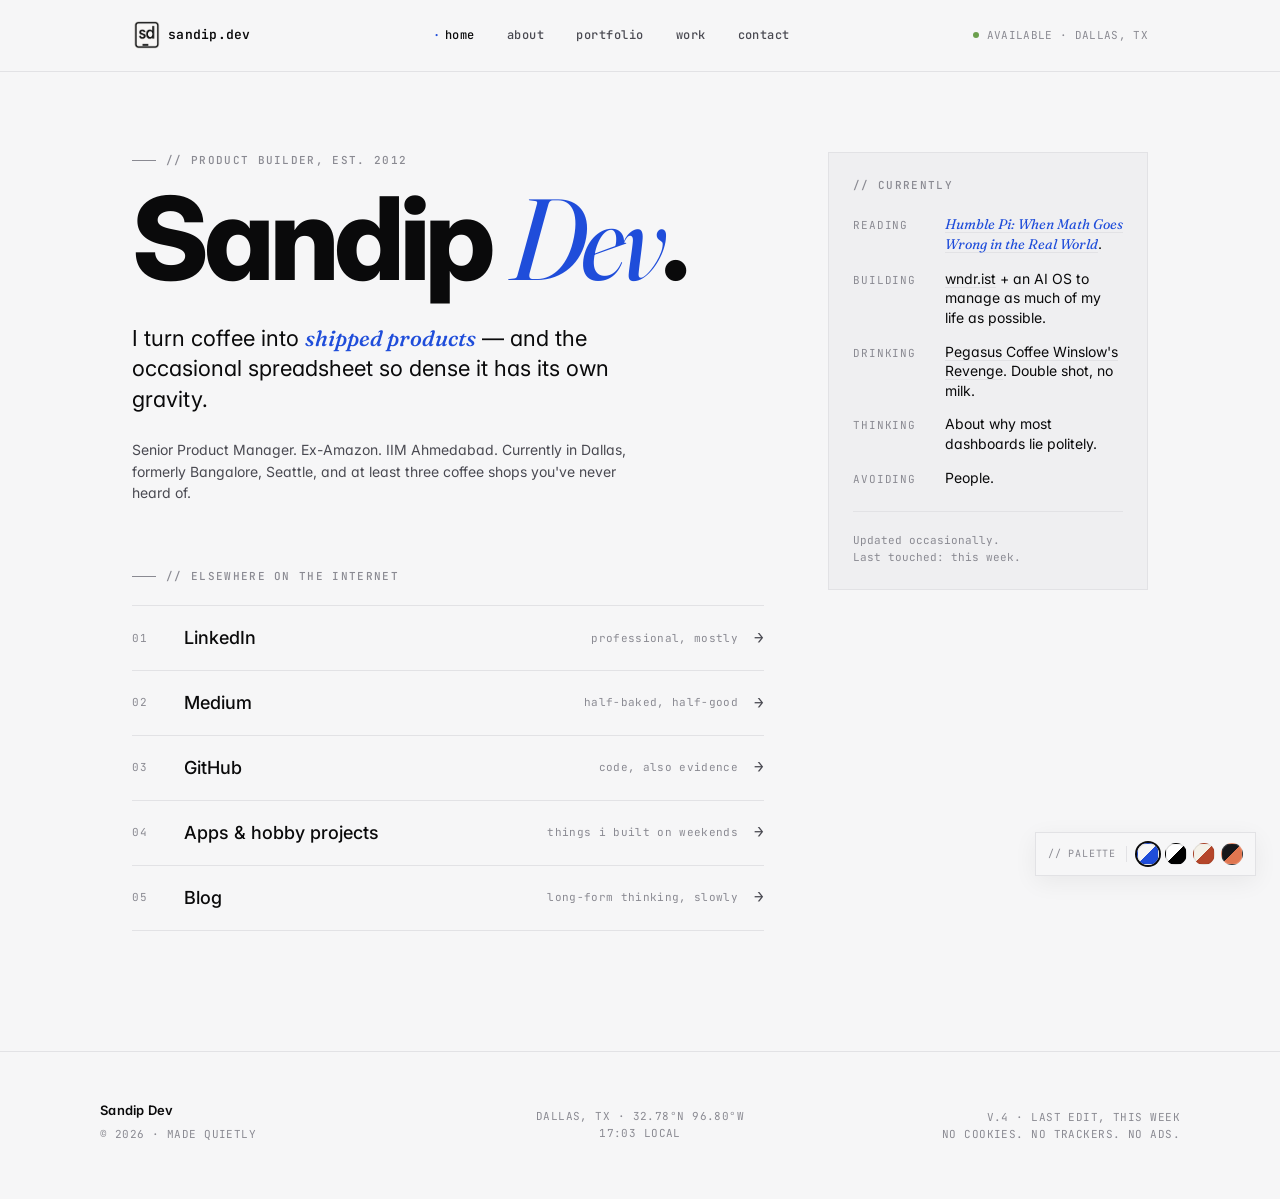
<file: index.html>
<!DOCTYPE html>
<html lang="en">
<head>
<meta charset="UTF-8">
<meta name="viewport" content="width=device-width, initial-scale=1.0">
<title>Sandip Dev — Product builder, quietly opinionated</title>
<link rel="icon" type="image/svg+xml" href="favicon.svg">
<link rel="preconnect" href="https://fonts.googleapis.com">
<link rel="preconnect" href="https://fonts.gstatic.com" crossorigin>
<link href="https://fonts.googleapis.com/css2?family=Inter:wght@400;500;600;700;800;900&family=JetBrains+Mono:wght@400;500;600&family=Fraunces:opsz,wght@9..144,400;9..144,500;9..144,600&display=swap" rel="stylesheet">
<style>
  /* Default theme: Cool Fog (Linear-ish, Swiss-modern) */
  :root, [data-theme="fog"] {
    --paper: #F6F6F7;
    --paper-2: #EFEFF1;
    --ink: #0A0A0B;
    --ink-soft: #4A4A52;
    --ink-softer: #8A8A92;
    --rule: #E2E2E5;
    --rule-soft: #ECECEF;
    --accent: #1F4DDA;
    --accent-soft: rgba(31, 77, 218, 0.08);
    --highlight: #F2D75A;
  }

  /* True White (Vercel docs) */
  [data-theme="white"] {
    --paper: #FFFFFF;
    --paper-2: #FAFAFA;
    --ink: #000000;
    --ink-soft: #525252;
    --ink-softer: #8F8F8F;
    --rule: #EAEAEA;
    --rule-soft: #F2F2F2;
    --accent: #000000;
    --accent-soft: rgba(0, 0, 0, 0.05);
    --highlight: #FFE662;
  }

  /* Warm Paper (the cream I shipped originally) */
  [data-theme="paper"] {
    --paper: #F4F1E8;
    --paper-2: #ECE7D7;
    --ink: #161513;
    --ink-soft: #5C5A52;
    --ink-softer: #8E8B7F;
    --rule: #D8D2BF;
    --rule-soft: #E5E0CE;
    --accent: #B5462A;
    --accent-soft: rgba(181, 70, 42, 0.08);
    --highlight: #F2D75A;
  }

  /* Dark / Ink */
  [data-theme="ink"] {
    --paper: #0E0E10;
    --paper-2: #16161A;
    --ink: #F2F2F4;
    --ink-soft: #9A9AA3;
    --ink-softer: #5E5E66;
    --rule: #2A2A30;
    --rule-soft: #1F1F24;
    --accent: #E07650;
    --accent-soft: rgba(224, 118, 80, 0.12);
    --highlight: #E0B84F;
  }

  * { box-sizing: border-box; margin: 0; padding: 0; }
  html { scroll-behavior: smooth; }

  body {
    background: var(--paper);
    color: var(--ink);
    font-family: 'Inter', -apple-system, BlinkMacSystemFont, sans-serif;
    font-size: 16px;
    line-height: 1.55;
    -webkit-font-smoothing: antialiased;
    -moz-osx-font-smoothing: grayscale;
    text-rendering: optimizeLegibility;
    font-feature-settings: 'ss01', 'cv11';
    overflow-x: hidden;
  }

  /* subtle paper grain — only on warm paper theme */
  [data-theme="paper"] body::before,
  body[data-grain]::before {
    content: '';
    position: fixed; inset: 0;
    background-image:
      radial-gradient(rgba(0,0,0,0.025) 1px, transparent 1px);
    background-size: 3px 3px;
    pointer-events: none;
    z-index: 1;
    opacity: 0.6;
  }

  .mono { font-family: 'JetBrains Mono', ui-monospace, monospace; }
  .serif { font-family: 'Fraunces', Georgia, serif; font-feature-settings: 'ss01'; }

  a { color: inherit; text-decoration: none; }

  /* ─── Header ───────────────────────────── */
  header.site {
    position: sticky; top: 0; z-index: 100;
    background: var(--paper);
    border-bottom: 1px solid var(--rule);
  }
  .header-inner {
    max-width: 1080px;
    margin: 0 auto;
    padding: 18px 32px;
    display: grid;
    grid-template-columns: auto minmax(0, 1fr) auto;
    align-items: center;
    gap: 32px;
  }
  .logo {
    font-family: 'JetBrains Mono', monospace;
    font-weight: 600;
    font-size: 13px;
    letter-spacing: 0.02em;
    display: flex;
    align-items: center;
    gap: 8px;
    cursor: pointer;
  }
  .logo-mark {
    width: 28px; height: 28px;
    background: url('logo-mark.png') no-repeat center / contain;
  }
  [data-theme="ink"] .logo-mark { background-image: url('logo-mark-white.png'); }
  nav.primary {
    display: flex;
    gap: 4px;
    justify-content: center;
  }
  nav.primary a {
    font-family: 'JetBrains Mono', monospace;
    font-size: 12px;
    font-weight: 500;
    letter-spacing: 0.04em;
    text-transform: lowercase;
    padding: 8px 14px;
    color: var(--ink-soft);
    transition: color 0.15s;
    position: relative;
  }
  nav.primary a:hover { color: var(--ink); }
  nav.primary a.active { color: var(--ink); }
  nav.primary a.active::before {
    content: '·';
    color: var(--accent);
    margin-right: 4px;
  }
  .header-meta {
    font-family: 'JetBrains Mono', monospace;
    font-size: 11px;
    letter-spacing: 0.03em;
    color: var(--ink-softer);
    text-transform: uppercase;
    display: flex;
    align-items: center;
    gap: 8px;
  }
  .status-dot {
    width: 6px; height: 6px;
    background: #6B9F4D;
    border-radius: 50%;
    animation: pulse 2.4s ease-in-out infinite;
  }
  @keyframes pulse {
    0%, 100% { opacity: 1; }
    50% { opacity: 0.35; }
  }

  /* ─── Page Frame ───────────────────────── */
  main { position: relative; z-index: 2; }
  .page {
    max-width: 1080px;
    margin: 0 auto;
    padding: 0 32px;
    display: none;
    animation: fadeIn 0.4s ease;
  }
  .page.active { display: block; }
  @keyframes fadeIn {
    from { opacity: 0; transform: translateY(4px); }
    to { opacity: 1; transform: translateY(0); }
  }

  /* ─── Section Label ────────────────────── */
  .label {
    font-family: 'JetBrains Mono', monospace;
    font-size: 11px;
    font-weight: 500;
    letter-spacing: 0.12em;
    text-transform: uppercase;
    color: var(--ink-softer);
    display: flex;
    align-items: center;
    gap: 10px;
  }
  .label::before {
    content: '';
    width: 24px; height: 1px;
    background: var(--ink-softer);
  }
  .label.no-rule::before { display: none; }

  /* ─── HOME ─────────────────────────────── */
  .home {
    padding-top: 80px;
    padding-bottom: 120px;
  }
  .home-grid {
    display: grid;
    grid-template-columns: 1fr 320px;
    gap: 64px;
    align-items: start;
  }
  .home h1 {
    font-family: 'Inter', sans-serif;
    font-weight: 800;
    font-size: clamp(64px, 9vw, 124px);
    line-height: 0.92;
    letter-spacing: -0.04em;
    margin-top: 16px;
  }
  .home h1 .amp {
    font-family: 'Fraunces', serif;
    font-style: italic;
    font-weight: 400;
    color: var(--accent);
  }
  .home .tagline {
    margin-top: 32px;
    font-size: 22px;
    line-height: 1.4;
    max-width: 520px;
    color: var(--ink);
    font-weight: 400;
  }
  .home .tagline em {
    font-family: 'Fraunces', serif;
    font-style: italic;
    font-weight: 500;
    color: var(--accent);
  }
  .home .sub {
    margin-top: 24px;
    font-size: 14px;
    color: var(--ink-soft);
    max-width: 520px;
  }
  .links-block {
    margin-top: 64px;
  }
  .links-list {
    margin-top: 20px;
    border-top: 1px solid var(--rule);
  }
  .link-row {
    display: grid;
    grid-template-columns: 36px 1fr auto auto;
    align-items: center;
    gap: 16px;
    padding: 18px 0;
    border-bottom: 1px solid var(--rule);
    cursor: pointer;
    transition: padding 0.2s ease;
    text-decoration: none;
    color: inherit;
  }
  .link-row:hover { padding-left: 8px; }
  .link-row:hover .link-arrow { transform: translateX(4px); color: var(--accent); }
  .link-row:hover .link-name { color: var(--accent); }
  .link-num {
    font-family: 'JetBrains Mono', monospace;
    font-size: 11px;
    color: var(--ink-softer);
    letter-spacing: 0.05em;
  }
  .link-name {
    font-size: 18px;
    font-weight: 500;
    transition: color 0.15s;
  }
  .link-meta {
    font-family: 'JetBrains Mono', monospace;
    font-size: 11px;
    color: var(--ink-softer);
    text-transform: lowercase;
    letter-spacing: 0.03em;
  }
  .link-arrow {
    font-family: 'JetBrains Mono', monospace;
    color: var(--ink-soft);
    transition: transform 0.2s, color 0.2s;
  }

  /* sidebar - currently */
  .sidebar-card {
    border: 1px solid var(--rule);
    padding: 24px;
    background: var(--paper-2);
  }
  .currently-list {
    margin-top: 20px;
    display: flex;
    flex-direction: column;
    gap: 14px;
  }
  .currently-row {
    display: grid;
    grid-template-columns: 80px 1fr;
    gap: 12px;
    font-size: 14px;
    line-height: 1.4;
    align-items: baseline;
  }
  .currently-key {
    font-family: 'JetBrains Mono', monospace;
    font-size: 11px;
    text-transform: uppercase;
    letter-spacing: 0.08em;
    color: var(--ink-softer);
  }
  .currently-val { color: var(--ink); }
  .currently-val em {
    font-family: 'Fraunces', serif;
    font-style: italic;
    color: var(--accent);
  }
  .currently-val a {
    color: inherit;
    text-decoration: underline;
    text-decoration-color: var(--rule);
    text-underline-offset: 3px;
    transition: text-decoration-color 0.15s, color 0.15s;
  }
  .currently-val a:hover {
    color: var(--accent);
    text-decoration-color: var(--accent);
  }
  .footnote {
    margin-top: 24px;
    padding-top: 20px;
    border-top: 1px solid var(--rule);
    font-family: 'JetBrains Mono', monospace;
    font-size: 11px;
    color: var(--ink-softer);
    line-height: 1.5;
  }

  /* ─── ABOUT ────────────────────────────── */
  .about {
    padding-top: 80px;
    padding-bottom: 120px;
  }
  .about-hero {
    display: grid;
    grid-template-columns: 1fr 280px;
    gap: 64px;
    align-items: end;
    border-bottom: 1px solid var(--rule);
    padding-bottom: 48px;
  }
  .about-hero h1 {
    font-family: 'Inter', sans-serif;
    font-weight: 800;
    font-size: clamp(48px, 6vw, 84px);
    line-height: 0.95;
    letter-spacing: -0.035em;
    margin-top: 16px;
  }
  .about-hero h1 em {
    font-family: 'Fraunces', serif;
    font-style: italic;
    font-weight: 500;
    color: var(--accent);
  }
  .about-hero .lead {
    margin-top: 24px;
    font-size: 18px;
    color: var(--ink-soft);
    max-width: 540px;
    line-height: 1.5;
  }
  /* polaroid frame */
  .portrait {
    width: 100%;
    background: #fafaf6;
    padding: 12px 12px 56px;
    box-shadow:
      0 1px 2px rgba(0,0,0,0.06),
      0 14px 36px rgba(0,0,0,0.14);
    transform: rotate(-1.8deg);
    transition: transform 0.5s cubic-bezier(.2,.8,.2,1);
    position: relative;
  }
  .portrait:hover { transform: rotate(0deg) scale(1.01); }
  .portrait-photo {
    aspect-ratio: 4/5;
    background: #000;
    overflow: hidden;
    position: relative;
  }
  .portrait-photo img {
    width: 100%;
    height: 100%;
    object-fit: cover;
    object-position: center 22%;
    display: block;
  }
  .portrait-caption {
    position: absolute;
    left: 0; right: 0;
    bottom: 16px;
    text-align: center;
    font-family: 'Fraunces', Georgia, serif;
    font-style: italic;
    font-weight: 500;
    font-size: 17px;
    color: #2a2a2a;
    letter-spacing: 0.01em;
  }

  .story {
    margin-top: 80px;
    display: grid;
    grid-template-columns: 200px 1fr;
    gap: 64px;
    align-items: start;
  }
  .story-body {
    max-width: 640px;
  }
  .story-body p {
    font-size: 17px;
    line-height: 1.65;
    margin-bottom: 22px;
    color: var(--ink);
  }
  .story-body p .pullquote {
    font-family: 'Fraunces', serif;
    font-style: italic;
    font-size: 1.05em;
  }
  .story-body .marker {
    background: linear-gradient(180deg, transparent 60%, var(--highlight) 60%);
    padding: 0 2px;
  }
  .story-body strong {
    font-weight: 600;
    color: var(--ink);
  }

  .data-block {
    margin-top: 96px;
    display: grid;
    grid-template-columns: 200px 1fr;
    gap: 64px;
    align-items: start;
  }
  .data-list {
    border-top: 1px solid var(--ink);
    margin-top: 12px;
  }
  .data-row {
    display: grid;
    grid-template-columns: 100px 1fr auto;
    gap: 24px;
    padding: 20px 0;
    border-bottom: 1px solid var(--rule);
    align-items: baseline;
  }
  .data-when {
    font-family: 'JetBrains Mono', monospace;
    font-size: 12px;
    color: var(--ink-softer);
    letter-spacing: 0.03em;
    padding-top: 4px;
  }
  .data-what {
    font-size: 16px;
    line-height: 1.5;
  }
  .data-what .role {
    font-weight: 600;
    display: block;
  }
  .data-what .org {
    color: var(--ink-soft);
    font-size: 14px;
    margin-top: 2px;
  }
  .data-what .desc {
    color: var(--ink-soft);
    font-size: 14px;
    margin-top: 6px;
    max-width: 520px;
  }
  .data-tag {
    font-family: 'JetBrains Mono', monospace;
    font-size: 10px;
    text-transform: uppercase;
    letter-spacing: 0.08em;
    color: var(--ink-softer);
    padding: 4px 8px;
    border: 1px solid var(--rule);
    white-space: nowrap;
  }

  .skills-prose {
    font-size: 17px;
    line-height: 1.7;
    color: var(--ink);
    max-width: 640px;
  }
  .skills-prose .chip {
    display: inline;
    border-bottom: 1px dotted var(--ink-softer);
    cursor: help;
  }
  .skills-prose .chip:hover {
    border-bottom-color: var(--accent);
    color: var(--accent);
  }

  .stats-grid {
    margin-top: 24px;
    display: grid;
    grid-template-columns: repeat(3, 1fr);
    gap: 1px;
    background: var(--rule);
    border: 1px solid var(--rule);
  }
  .stat {
    background: var(--paper);
    padding: 28px 24px;
  }
  .stat-num {
    font-family: 'Inter', sans-serif;
    font-weight: 700;
    font-size: 36px;
    line-height: 1;
    letter-spacing: -0.03em;
  }
  .stat-num em {
    font-family: 'Fraunces', serif;
    font-style: italic;
    font-weight: 500;
    color: var(--accent);
  }
  .stat-label {
    margin-top: 8px;
    font-family: 'JetBrains Mono', monospace;
    font-size: 11px;
    text-transform: uppercase;
    letter-spacing: 0.06em;
    color: var(--ink-softer);
  }
  .stat-note {
    margin-top: 10px;
    font-size: 13px;
    color: var(--ink-soft);
    line-height: 1.4;
  }

  /* ─── RESUME ───────────────────────────── */
  .resume {
    padding-top: 80px;
    padding-bottom: 120px;
  }
  .resume-hero {
    border-bottom: 1px solid var(--rule);
    padding-bottom: 48px;
    display: grid;
    grid-template-columns: 1fr auto;
    align-items: end;
    gap: 32px;
  }
  .resume-hero h1 {
    font-family: 'Inter', sans-serif;
    font-weight: 800;
    font-size: clamp(48px, 6vw, 84px);
    line-height: 0.95;
    letter-spacing: -0.035em;
    margin-top: 16px;
  }
  .resume-hero h1 em {
    font-family: 'Fraunces', serif;
    font-style: italic;
    color: var(--accent);
    font-weight: 500;
  }
  .download-btn {
    display: inline-flex;
    align-items: center;
    gap: 12px;
    padding: 14px 22px;
    background: var(--ink);
    color: var(--paper);
    font-family: 'JetBrains Mono', monospace;
    font-size: 12px;
    text-transform: uppercase;
    letter-spacing: 0.08em;
    cursor: pointer;
    transition: background 0.15s;
  }
  .download-btn:hover { background: var(--accent); }
  .download-btn .arrow { font-size: 14px; }

  .pitch {
    margin-top: 80px;
    display: grid;
    grid-template-columns: 200px 1fr;
    gap: 64px;
  }
  .pitch-body {
    max-width: 640px;
  }
  .pitch-body p {
    font-size: 17px;
    line-height: 1.7;
    margin-bottom: 20px;
  }
  .pitch-body p:first-child::first-letter {
    font-family: 'Fraunces', serif;
    font-size: 56px;
    line-height: 0.85;
    float: left;
    margin: 6px 12px 0 0;
    color: var(--accent);
    font-weight: 500;
  }
  .pitch-body .reason {
    font-family: 'JetBrains Mono', monospace;
    font-size: 11px;
    text-transform: uppercase;
    letter-spacing: 0.1em;
    color: var(--ink-softer);
    margin-top: 32px;
    margin-bottom: 8px;
    display: block;
  }

  .preview-block {
    margin-top: 96px;
  }
  .preview-frame {
    margin-top: 24px;
    border: 1px solid var(--rule);
    background: var(--paper-2);
    padding: 48px;
    display: grid;
    place-items: center;
    min-height: 420px;
    position: relative;
  }
  .preview-frame .doc-mock {
    width: 100%;
    max-width: 480px;
    aspect-ratio: 8.5/11;
    background: white;
    box-shadow: 0 1px 0 rgba(0,0,0,0.04), 0 8px 32px rgba(0,0,0,0.06);
    padding: 40px 36px;
    font-size: 8px;
    line-height: 1.4;
    color: #333;
    position: relative;
  }
  .doc-mock .doc-name {
    font-weight: 700;
    font-size: 14px;
    letter-spacing: -0.01em;
    text-align: center;
    margin-bottom: 6px;
  }
  .doc-mock .doc-sub {
    text-align: center;
    font-size: 7px;
    color: #888;
    letter-spacing: 0.05em;
    text-transform: uppercase;
    margin-bottom: 18px;
  }
  .doc-mock .doc-section {
    font-size: 9px;
    font-weight: 700;
    letter-spacing: 0.05em;
    text-transform: uppercase;
    color: var(--accent);
    margin: 12px 0 4px;
    border-bottom: 1px solid #ddd;
    padding-bottom: 2px;
  }
  .doc-mock .doc-line {
    height: 4px;
    background: #ddd;
    margin: 3px 0;
  }
  .doc-mock .doc-line.short { width: 60%; }
  .doc-mock .doc-line.medium { width: 85%; }
  .doc-mock .doc-bullet {
    padding-left: 8px;
    position: relative;
  }
  .doc-mock .doc-bullet::before {
    content: '·';
    position: absolute;
    left: 0;
    color: #999;
  }

  /* ─── PORTFOLIO ────────────────────────── */
  .portfolio {
    padding-top: 80px;
    padding-bottom: 120px;
  }
  .portfolio-hero {
    border-bottom: 1px solid var(--rule);
    padding-bottom: 48px;
    display: grid;
    grid-template-columns: 1fr auto;
    align-items: end;
    gap: 32px;
  }
  .portfolio-hero h1 {
    font-family: 'Inter', sans-serif;
    font-weight: 800;
    font-size: clamp(48px, 6vw, 84px);
    line-height: 0.95;
    letter-spacing: -0.035em;
    margin-top: 16px;
  }
  .portfolio-hero h1 em {
    font-family: 'Fraunces', serif;
    font-style: italic;
    color: var(--accent);
    font-weight: 500;
  }
  .portfolio-summary {
    margin-top: 96px;
    display: grid;
    grid-template-columns: 200px 1fr;
    gap: 64px;
    align-items: start;
  }
  .portfolio-summary a {
    color: inherit;
    transition: color 0.15s, border-color 0.15s;
  }
  .portfolio-summary a:hover {
    color: var(--accent);
    border-bottom-color: var(--accent) !important;
  }

  /* generic CTA used in the resume teaser */
  .cta-link {
    display: inline-flex;
    align-items: center;
    gap: 10px;
    padding-bottom: 4px;
    border-bottom: 1px solid var(--ink);
    font-family: 'JetBrains Mono', monospace;
    font-size: 12px;
    text-transform: uppercase;
    letter-spacing: 0.08em;
    cursor: pointer;
    transition: color 0.15s, border-color 0.15s;
    margin-top: 8px;
  }
  .cta-link:hover {
    color: var(--accent);
    border-color: var(--accent);
  }

  /* project rows — clickable variants of .data-row */
  .project-row { align-items: start; }
  .project-row .org {
    display: block;
    color: var(--ink);
    font-weight: 500;
  }
  .project-row .desc {
    display: block;
  }
  .project-row .role {
    display: block;
    font-weight: 600;
    color: var(--ink);
    text-decoration: none;
    transition: color 0.15s;
  }
  .project-row .role:hover { color: var(--accent); }
  .project-row .role-arrow {
    font-family: 'JetBrains Mono', monospace;
    font-size: 0.72em;
    color: var(--ink-softer);
    margin-left: 6px;
    transition: color 0.15s, transform 0.2s ease;
    display: inline-block;
    vertical-align: 2px;
  }
  .project-row .role:hover .role-arrow {
    color: var(--accent);
    transform: translate(3px, -2px);
  }
  .project-links {
    margin-top: 12px;
    display: flex;
    flex-wrap: wrap;
    gap: 16px;
  }
  .project-links a {
    font-family: 'JetBrains Mono', monospace;
    font-size: 11px;
    color: var(--ink-soft);
    letter-spacing: 0.04em;
    text-transform: lowercase;
    border-bottom: 1px dotted var(--ink-softer);
    padding-bottom: 2px;
    transition: color 0.15s, border-color 0.15s;
  }
  .project-links a:hover {
    color: var(--accent);
    border-bottom-color: var(--accent);
  }
  .inline-code {
    font-family: 'JetBrains Mono', monospace;
    font-size: 0.86em;
    background: var(--paper-2);
    padding: 1px 6px;
    color: var(--ink);
  }
  .portfolio-foot {
    margin-top: 24px;
    font-family: 'JetBrains Mono', monospace;
    font-size: 12px;
    color: var(--ink-softer);
    letter-spacing: 0.03em;
  }
  .portfolio-foot a {
    color: var(--ink-soft);
    border-bottom: 1px dotted var(--ink-softer);
    padding-bottom: 1px;
    transition: color 0.15s, border-color 0.15s;
  }
  .portfolio-foot a:hover {
    color: var(--accent);
    border-bottom-color: var(--accent);
  }

  .resume-summary {
    margin-top: 96px;
    display: grid;
    grid-template-columns: 200px 1fr;
    gap: 64px;
    align-items: start;
  }

  /* ─── CONTACT ──────────────────────────── */
  .contact {
    padding-top: 80px;
    padding-bottom: 120px;
  }
  .contact-hero {
    border-bottom: 1px solid var(--rule);
    padding-bottom: 56px;
  }
  .contact-hero h1 {
    font-family: 'Inter', sans-serif;
    font-weight: 800;
    font-size: clamp(64px, 8vw, 112px);
    line-height: 0.92;
    letter-spacing: -0.04em;
    margin-top: 16px;
  }
  .contact-hero h1 em {
    font-family: 'Fraunces', serif;
    font-style: italic;
    font-weight: 500;
    color: var(--accent);
  }
  .contact-hero .lead {
    margin-top: 28px;
    font-size: 19px;
    line-height: 1.55;
    color: var(--ink-soft);
    max-width: 580px;
  }
  .contact-hero .lead strong {
    color: var(--ink);
    font-weight: 600;
  }

  .contact-grid {
    margin-top: 64px;
    display: grid;
    grid-template-columns: 1fr 1fr;
    gap: 48px;
  }
  .contact-card {
    border-top: 1px solid var(--ink);
    padding-top: 24px;
  }
  .contact-card h3 {
    font-size: 22px;
    font-weight: 600;
    letter-spacing: -0.02em;
    margin-bottom: 6px;
  }
  .contact-card h3 em {
    font-family: 'Fraunces', serif;
    font-style: italic;
    font-weight: 500;
    color: var(--accent);
  }
  .contact-card .desc {
    font-size: 15px;
    color: var(--ink-soft);
    line-height: 1.55;
    margin-bottom: 24px;
  }
  .contact-card .cta {
    display: inline-flex;
    align-items: center;
    gap: 10px;
    padding-bottom: 4px;
    border-bottom: 1px solid var(--ink);
    font-family: 'JetBrains Mono', monospace;
    font-size: 12px;
    text-transform: uppercase;
    letter-spacing: 0.08em;
    cursor: pointer;
    transition: color 0.15s, border-color 0.15s;
  }
  .contact-card .cta:hover {
    color: var(--accent);
    border-color: var(--accent);
  }
  .contact-card .meta {
    display: block;
    margin-top: 14px;
    font-family: 'JetBrains Mono', monospace;
    font-size: 11px;
    color: var(--ink-softer);
    letter-spacing: 0.04em;
  }

  .channels {
    margin-top: 80px;
    display: grid;
    grid-template-columns: 200px 1fr;
    gap: 64px;
  }
  .channels-grid {
    display: grid;
    grid-template-columns: repeat(2, 1fr);
    gap: 1px;
    background: var(--rule);
    border: 1px solid var(--rule);
    margin-top: 16px;
  }
  .channel {
    background: var(--paper);
    padding: 22px 24px;
    cursor: pointer;
    transition: background 0.15s;
    display: grid;
    grid-template-columns: 1fr auto;
    align-items: center;
    text-decoration: none;
    color: inherit;
  }
  .channel:hover { background: var(--paper-2); }
  .channel:hover .channel-arrow { color: var(--accent); transform: translate(2px, -2px); }
  .channel-name {
    font-size: 15px;
    font-weight: 500;
  }
  .channel-handle {
    font-family: 'JetBrains Mono', monospace;
    font-size: 11px;
    color: var(--ink-softer);
    margin-top: 2px;
    letter-spacing: 0.02em;
  }
  .channel-arrow {
    font-family: 'JetBrains Mono', monospace;
    color: var(--ink-soft);
    transition: transform 0.2s, color 0.2s;
  }

  .promise {
    margin-top: 96px;
    padding: 32px;
    background: var(--paper-2);
    border-left: 2px solid var(--accent);
    max-width: 720px;
  }
  .promise .label-inline {
    font-family: 'JetBrains Mono', monospace;
    font-size: 11px;
    text-transform: uppercase;
    letter-spacing: 0.1em;
    color: var(--accent);
    margin-bottom: 8px;
  }
  .promise p {
    font-size: 16px;
    line-height: 1.6;
    color: var(--ink);
  }
  .promise p em {
    font-family: 'Fraunces', serif;
    font-style: italic;
  }

  /* ─── Footer ───────────────────────────── */
  footer.site {
    border-top: 1px solid var(--rule);
    margin-top: 0;
    padding: 48px 32px 56px;
    position: relative;
    z-index: 2;
  }
  .footer-inner {
    max-width: 1080px;
    margin: 0 auto;
    display: grid;
    grid-template-columns: 1fr auto 1fr;
    align-items: end;
    gap: 32px;
    font-family: 'JetBrains Mono', monospace;
    font-size: 11px;
    letter-spacing: 0.04em;
    color: var(--ink-softer);
    text-transform: uppercase;
  }
  .footer-mark {
    display: flex;
    flex-direction: column;
    gap: 6px;
  }
  .footer-mark .big {
    font-family: 'Inter', sans-serif;
    font-size: 13px;
    font-weight: 600;
    color: var(--ink);
    letter-spacing: 0.02em;
    text-transform: none;
  }
  .footer-center {
    text-align: center;
    line-height: 1.6;
  }
  .footer-right {
    text-align: right;
  }

  /* ─── Palette Switcher ─────────────────── */
  .palette-switcher {
    position: fixed;
    bottom: 24px;
    right: 24px;
    z-index: 200;
    background: var(--paper);
    border: 1px solid var(--rule);
    padding: 10px 12px;
    display: flex;
    align-items: center;
    gap: 10px;
    box-shadow: 0 6px 24px rgba(0,0,0,0.06);
    font-family: 'JetBrains Mono', monospace;
    font-size: 10px;
    text-transform: uppercase;
    letter-spacing: 0.08em;
    color: var(--ink-softer);
  }
  .palette-switcher .ps-label {
    border-right: 1px solid var(--rule);
    padding-right: 10px;
  }
  .palette-switcher .swatches {
    display: flex;
    gap: 6px;
  }
  .swatch {
    width: 22px; height: 22px;
    border-radius: 50%;
    cursor: pointer;
    border: 1px solid rgba(0,0,0,0.08);
    transition: transform 0.15s, box-shadow 0.15s;
    position: relative;
  }
  .swatch:hover { transform: scale(1.12); }
  .swatch.active { box-shadow: 0 0 0 2px var(--ink), 0 0 0 3px var(--paper); }
  .swatch[data-pal="fog"]   { background: linear-gradient(135deg, #F6F6F7 50%, #1F4DDA 50%); }
  .swatch[data-pal="white"] { background: linear-gradient(135deg, #FFFFFF 50%, #000000 50%); border-color: rgba(0,0,0,0.15); }
  .swatch[data-pal="paper"] { background: linear-gradient(135deg, #F4F1E8 50%, #B5462A 50%); }
  .swatch[data-pal="ink"]   { background: linear-gradient(135deg, #16161A 50%, #E07650 50%); border-color: rgba(255,255,255,0.15); }

  @media (max-width: 600px) {
    .palette-switcher { bottom: 12px; right: 12px; padding: 8px; }
    .palette-switcher .ps-label { display: none; }
  }

  /* ─── Responsive ───────────────────────── */
  @media (max-width: 880px) {
    .header-inner { grid-template-columns: auto minmax(0, 1fr); gap: 16px; padding: 14px 20px; }
    .header-meta { display: none; }
    nav.primary { gap: 0; }
    nav.primary a { padding: 8px 8px; font-size: 11px; }
    .page { padding: 0 20px; }
    .home, .about, .resume, .portfolio, .contact { padding-top: 56px; padding-bottom: 80px; }
    .home-grid, .about-hero, .story, .data-block, .pitch, .resume-summary, .portfolio-summary, .channels {
      grid-template-columns: 1fr;
      gap: 32px;
    }
    .resume-hero, .portfolio-hero { grid-template-columns: 1fr; }
    .stats-grid { grid-template-columns: repeat(2, 1fr); }
    .contact-grid { grid-template-columns: 1fr; gap: 32px; }
    .channels-grid { grid-template-columns: 1fr; }
    .footer-inner { grid-template-columns: 1fr; text-align: left; gap: 16px; }
    .footer-center, .footer-right { text-align: left; }
    .data-row { grid-template-columns: 1fr; gap: 8px; }
    .data-tag { justify-self: start; }
  }

  /* ─── Header nav at small widths ──────────────────────────────────
     .header-inner was `auto 1fr`, and `1fr` means minmax(auto, 1fr): the auto
     floor holds the nav track open to its min-content, which for a flex row of
     five links is all five laid end to end. At 375px the nav wanted 294px and
     the header could spare 202px, so every page overflowed sideways by 73px.
     minmax(0, 1fr) lets the track shrink.

     The links still have to fit inside it. Below 560px the logo keeps its mark
     and drops the wordmark, and the links tighten their padding. All five stay
     visible down to 320px. */
  @media (max-width: 560px) {
    .logo span:not(.logo-mark) { display: none; }
    nav.primary a { padding: 8px 5px; }
  }
  @media (max-width: 380px) {
    nav.primary a { padding: 8px 3px; }
  }
</style>
</head>
<body>

<header class="site">
  <div class="header-inner">
    <a class="logo" data-route="home">
      <span class="logo-mark" aria-hidden="true"></span>
      <span>sandip.dev</span>
    </a>
    <nav class="primary">
      <a data-route="home">home</a>
      <a data-route="about">about</a>
      <a data-route="portfolio">portfolio</a>
      <a data-route="resume">work</a>
      <a data-route="contact">contact</a>
    </nav>
    <div class="header-meta">
      <span class="status-dot"></span>
      <span id="status-text">available · dallas, tx</span>
    </div>
  </div>
</header>

<main>

<!-- ═══════════════ HOME ═══════════════ -->
<section class="page home active" data-page="home">
  <div class="home-grid">
    <div>
      <div class="label">// product builder, est. 2012</div>
      <h1>Sandip <span class="amp">Dev</span>.</h1>
      <p class="tagline">
        I turn coffee into <em>shipped products</em> — and the occasional spreadsheet so dense it has its own gravity.
      </p>
      <p class="sub">
        Senior Product Manager. Ex-Amazon. IIM Ahmedabad. Currently in Dallas, formerly Bangalore, Seattle, and at least three coffee shops you've never heard of.
      </p>

      <div class="links-block">
        <div class="label">// elsewhere on the internet</div>
        <div class="links-list">
          <a class="link-row" href="https://www.linkedin.com/feed/" target="_blank" rel="noopener">
            <span class="link-num">01</span>
            <span class="link-name">LinkedIn</span>
            <span class="link-meta">professional, mostly</span>
            <span class="link-arrow">→</span>
          </a>
          <a class="link-row" href="https://sandipdev.medium.com/" target="_blank" rel="noopener">
            <span class="link-num">02</span>
            <span class="link-name">Medium</span>
            <span class="link-meta">half-baked, half-good</span>
            <span class="link-arrow">→</span>
          </a>
          <a class="link-row" href="https://github.com/devsandip" target="_blank" rel="noopener">
            <span class="link-num">03</span>
            <span class="link-name">GitHub</span>
            <span class="link-meta">code, also evidence</span>
            <span class="link-arrow">→</span>
          </a>
          <a class="link-row" data-route="portfolio">
            <span class="link-num">04</span>
            <span class="link-name">Apps & hobby projects</span>
            <span class="link-meta">things I built on weekends</span>
            <span class="link-arrow">→</span>
          </a>
          <a class="link-row" href="https://www.blog.sandip.dev/" target="_blank" rel="noopener">
            <span class="link-num">05</span>
            <span class="link-name">Blog</span>
            <span class="link-meta">long-form thinking, slowly</span>
            <span class="link-arrow">→</span>
          </a>
        </div>
      </div>
    </div>

    <aside>
      <div class="sidebar-card">
        <div class="label no-rule">// currently</div>
        <div class="currently-list">
          <div class="currently-row">
            <span class="currently-key">reading</span>
            <span class="currently-val"><a href="https://www.goodreads.com/book/show/39074550-humble-pi" target="_blank" rel="noopener"><em>Humble Pi: When Math Goes Wrong in the Real World</em></a>.</span>
          </div>
          <div class="currently-row">
            <span class="currently-key">building</span>
            <span class="currently-val"><a href="https://wndr.ist/" target="_blank" rel="noopener">wndr.ist</a> + an AI OS to manage as much of my life as possible.</span>
          </div>
          <div class="currently-row">
            <span class="currently-key">drinking</span>
            <span class="currently-val"><a href="https://pegasuscoffee.com/products/winslows-revenge?_pos=3&amp;_fid=ec0217a2c&amp;_ss=c" target="_blank" rel="noopener">Pegasus Coffee Winslow's Revenge</a>. Double shot, no milk.</span>
          </div>
          <div class="currently-row">
            <span class="currently-key">thinking</span>
            <span class="currently-val">About why most dashboards lie politely.</span>
          </div>
          <div class="currently-row">
            <span class="currently-key">avoiding</span>
            <span class="currently-val">People.</span>
          </div>
        </div>
        <div class="footnote">
          Updated occasionally.<br>
          Last touched: this week.
        </div>
      </div>
    </aside>
  </div>
</section>

<!-- ═══════════════ ABOUT ═══════════════ -->
<section class="page about" data-page="about">
  <div class="about-hero">
    <div>
      <div class="label">// about</div>
      <h1>Mostly product. <em>Some opinions.</em></h1>
      <p class="lead">
        I'm a Product Manager. I've spent thirteen years figuring out what people actually want versus what they say they want — and the gap, it turns out, is where all the interesting work happens.
      </p>
    </div>
    <div class="portrait">
      <div class="portrait-photo"><img src="portrait.png" alt="Sandip Dev" loading="lazy"></div>
      <div class="portrait-caption">sandip · dallas '26</div>
    </div>
  </div>

  <div class="story">
    <div class="label">// the story</div>
    <div class="story-body">
      <p>
        I grew up taking things apart and not always putting them back together correctly. That impulse hasn't really gone away — only the things have changed: <span class="marker">first toys, then code, now supply chains and ML systems</span> at planetary scale.
      </p>
      <p>
        At Amazon I led the global product charter for country-level network planning, which is a fancy way of saying I helped figure out where things should go, when, and why. The numbers got large. <strong>$700M in free cash flow saved in 2024</strong>, an 80% drop in workflow errors, a 30%+ jump in delivery satisfaction across UAE, KSA, SA, and AU. None of it happened because I'm clever. All of it happened because I listened — to operators, to data, to the unglamorous parts of the business that nobody puts on slides.
      </p>
    </div>
  </div>

  <div class="data-block">
    <div class="label">// work</div>
    <div>
      <div class="data-list">
        <div class="data-row">
          <span class="data-when">2022 — 2025</span>
          <div class="data-what">
            <span class="role">Senior Product Manager, Supply Chain Optimization Tech</span>
            <span class="org">Amazon · Seattle</span>
            <span class="desc">Led the global product charter for country-level network planning. Delivered $700M in free cash flow savings via ML-driven inventory optimization, capacity modeling, and anomaly detection.</span>
          </div>
          <span class="data-tag">amazon</span>
        </div>
        <div class="data-row">
          <span class="data-when">2021 — 2022</span>
          <div class="data-what">
            <span class="role">Senior Program Manager, Global Store</span>
            <span class="org">Amazon · Seattle</span>
            <span class="desc">Owned Delivery Excellence across AU, UAE, SA, SG. Boosted CSAT 30%+ during Black Friday by surfacing real-time shipment issues across systems.</span>
          </div>
          <span class="data-tag">amazon</span>
        </div>
        <div class="data-row">
          <span class="data-when">2021</span>
          <div class="data-what">
            <span class="role">Senior Program Manager, Operational Excellence</span>
            <span class="org">Amazon · Bangalore</span>
            <span class="desc">Built a loss-bridge framework that surfaced major loss drivers; reduced non-refundable concessions from 10% to 2%.</span>
          </div>
          <span class="data-tag">amazon</span>
        </div>
        <div class="data-row">
          <span class="data-when">2019 — 2021</span>
          <div class="data-what">
            <span class="role">Program Manager II, Operational Excellence</span>
            <span class="org">Amazon · Bangalore</span>
            <span class="desc">Built an $8.2M/year profitability engine — solo. Drove alignment across finance, category, and vendor teams.</span>
          </div>
          <span class="data-tag">amazon</span>
        </div>
      </div>
    </div>
  </div>

  <div class="data-block">
    <div class="label">// school</div>
    <div>
      <div class="data-list">
        <div class="data-row">
          <span class="data-when">2010 — 2012</span>
          <div class="data-what">
            <span class="role">MBA</span>
            <span class="org">Indian Institute of Management, Ahmedabad</span>
          </div>
          <span class="data-tag">iim-a</span>
        </div>
        <div class="data-row">
          <span class="data-when">2006 — 2010</span>
          <div class="data-what">
            <span class="role">B.Tech, Computer Engineering</span>
            <span class="org">National Institute of Technology, Surat</span>
          </div>
          <span class="data-tag">nit</span>
        </div>
      </div>
    </div>
  </div>

  <div class="data-block">
    <div class="label">// what I do</div>
    <div>
      <p class="skills-prose">
        Day-to-day I do <span class="chip">product strategy</span>, <span class="chip">roadmaps</span>, <span class="chip">ML strategy</span>, <span class="chip">capacity modeling</span>, and <span class="chip">anomaly detection</span>. I'm comfortable in <span class="chip">SQL</span>, fluent in <span class="chip">Python</span>, and on speaking terms with <span class="chip">cross-functional politics</span>. I write <span class="chip">specs</span> people can read on the bus, run <span class="chip">user research</span> that doesn't bore the participant, and translate between <span class="chip">engineers, finance, and ops</span> without losing the plot.
      </p>

      <div class="stats-grid">
        <div class="stat">
          <div class="stat-num">$700<em>M</em></div>
          <div class="stat-label">FCF saved · 2024</div>
          <div class="stat-note">via ML-driven inventory optimization</div>
        </div>
        <div class="stat">
          <div class="stat-num">30<em>%+</em></div>
          <div class="stat-label">CSAT lift · 21–22</div>
          <div class="stat-note">across AU, UAE, SA, SG markets</div>
        </div>
        <div class="stat">
          <div class="stat-num">80<em>%</em></div>
          <div class="stat-label">Fraud reduced · 21</div>
          <div class="stat-note">10% → 2% via anomaly models</div>
        </div>
        <div class="stat">
          <div class="stat-num">₹20<em>Cr</em></div>
          <div class="stat-label">Monthly savings · 21</div>
          <div class="stat-note">return-pattern analysis, India ops</div>
        </div>
        <div class="stat">
          <div class="stat-num">9<em>+</em></div>
          <div class="stat-label">Countries · 22–25</div>
          <div class="stat-note">global product charter</div>
        </div>
        <div class="stat">
          <div class="stat-num">1.2<em>d</em></div>
          <div class="stat-label">Delivery cut · 21–22</div>
          <div class="stat-note">UAE/KSA, while reducing cost 12%</div>
        </div>
      </div>
    </div>
  </div>
</section>

<!-- ═══════════════ RESUME ═══════════════ -->
<section class="page resume" data-page="resume">
  <div class="resume-hero">
    <div>
      <div class="label">// the formal version</div>
      <h1>Resume.</h1>
    </div>
    <a class="download-btn">
      <span>Download PDF</span>
      <span class="arrow">↓</span>
    </a>
  </div>

  <div class="pitch">
    <div class="label">// why we'd work well together</div>
    <div class="pitch-body">
      <p>
        I listen to customers. Mostly because guessing hasn't worked out great for humanity. Turns out, if you talk to people and actually care about what they're struggling with, they'll tell you how to build something useful. Wild concept.
      </p>

      <span class="reason">— reason #2 —</span>
      <p>
        I turn data into insight, and insight into action. Not always on the first try, but eventually — usually after I've triple-checked my SQL joins, questioned my life choices, and had a minor existential crisis over a missing semicolon.
      </p>

      <span class="reason">— reason #3 —</span>
      <p>
        Give me a few gigabytes of chaotic data, a strong cup of coffee or five, and some room to pace around mumbling things like "this makes no sense," and I'll dig up patterns, problems, and opportunities you didn't know existed.
      </p>

    </div>
  </div>

  <div class="preview-block">
    <div class="label">// preview</div>
    <div class="preview-frame">
      <div class="doc-mock">
        <div class="doc-name">SANDIP DEV</div>
        <div class="doc-sub">Senior PM · Ex-Amazon · IIM-A · $1.3B saved in 2024</div>

        <div class="doc-section">Professional Summary</div>
        <div class="doc-line medium"></div>
        <div class="doc-line"></div>
        <div class="doc-line short"></div>

        <div class="doc-section">Education</div>
        <div class="doc-line medium"></div>
        <div class="doc-line short"></div>

        <div class="doc-section">Work Experience</div>
        <div class="doc-line"></div>
        <div class="doc-bullet"><div class="doc-line medium"></div></div>
        <div class="doc-bullet"><div class="doc-line"></div></div>
        <div class="doc-bullet"><div class="doc-line medium"></div></div>
        <div class="doc-line"></div>
        <div class="doc-bullet"><div class="doc-line"></div></div>
        <div class="doc-bullet"><div class="doc-line short"></div></div>

        <div class="doc-section">Skills</div>
        <div class="doc-line"></div>
        <div class="doc-line short"></div>
      </div>
    </div>
  </div>

  <div class="data-block">
    <div class="label">// also · I build things</div>
    <div>
      <p class="skills-prose" style="margin-bottom: 18px;">
        Off-hours, I write code too. A pastebin on AWS, a Telegram bot that turns screenshots into Google Calendar events, a few Claude Code skills for solo builders, and the site you're reading right now. None of them are trying to be startups. All of them scratch a specific itch.
      </p>
      <a class="cta-link" data-route="portfolio">See the portfolio →</a>
    </div>
  </div>

  <div class="resume-summary">
    <div class="label">// summary</div>
    <div>
      <p style="font-size:17px; line-height:1.7; color: var(--ink-soft); max-width: 640px;">
        Thirteen years building products. Four at Amazon as a Senior PM/PM. Two business degrees, one MBA. A handful of large numbers attached to my name. Available for the right kind of problem — preferably one that's been sitting on someone's desk for too long.
      </p>
    </div>
  </div>
</section>

<!-- ═══════════════ PORTFOLIO ═══════════════ -->
<section class="page portfolio" data-page="portfolio">
  <div class="portfolio-hero">
    <div>
      <div class="label">// portfolio · code, nights and weekends</div>
      <h1>Built, <em>mostly</em>.</h1>
    </div>
    <a class="download-btn" href="https://github.com/devsandip" target="_blank" rel="noopener">
      <span>All on GitHub</span>
      <span class="arrow">↗</span>
    </a>
  </div>

  <div class="pitch">
    <div class="label">// why this page exists</div>
    <div class="pitch-body">
      <p>
        I'm a Product Manager by day. By night I write code — partly because I miss it, partly because the fastest way to know if an idea is any good is to ship the smallest possible version and let it tell you.
      </p>

      <span class="reason">— how this list works —</span>
      <p>
        Most of these started as weekend experiments. None of them are trying to be startups. All of them scratch a specific itch — usually mine, occasionally one I noticed someone else having.
      </p>

      <span class="reason">— fair warning —</span>
      <p>
        Some are over-engineered for what they do. That's the point. The interesting part isn't the size of the thing; it's putting it on the internet, watching it work, and learning what I was wrong about.
      </p>
    </div>
  </div>

  <div class="data-block">
    <div class="label">// projects</div>
    <div>
      <div class="data-list">
        <div class="data-row project-row">
          <span class="data-when">Jul 2026</span>
          <div class="data-what">
            <a class="role" href="/portfolio/Sentinel/">Sentinel <span class="role-arrow">&rarr;</span></a>
            <span class="org">A governed agentic data-science platform for a regulated bank</span>
            <span class="desc">Pick a banking question and hit Run. A model writes the analysis code, a static gate reads that code before the machine does, a sandbox executes it, and a disclosure screen strips small cells out of the result before anything narrates it. Every step emits an audit event, and several of the controls can refuse. Twenty-six controls in one catalogue, each naming the regulation it answers to. Live, free, no login.</span>
            <div class="project-links">
              <a href="/portfolio/Sentinel/">case study &rarr;</a>
              <a href="https://sentinel.sandip.dev" target="_blank" rel="noopener">sentinel.sandip.dev &#8599;</a>
              <a href="https://github.com/devsandip/sentinel" target="_blank" rel="noopener">repo &#8599;</a>
              <a href="https://youtu.be/c7pvcOekoXk" target="_blank" rel="noopener">walkthrough &#8599;</a>
            </div>
          </div>
          <span class="data-tag">ai &middot; governance</span>
        </div>

        <div class="data-row project-row">
          <span class="data-when">Jun 2026</span>
          <div class="data-what">
            <a class="role" href="/portfolio/LudLLM/">LudLLM <span class="role-arrow">→</span></a>
            <span class="org">An engine that writes a full-length spy novel, end to end</span>
            <span class="desc">An agentic pipeline that takes a paragraph of premise and a secret spine and returns a complete novel. It separates what the story knows from what each character knows, so a secret can be held across 80,000 words and revealed on schedule, never leaked early. A human approves each stage; the models generate. Four books written; two are public, with full plots, downloadable PDFs, and an interactive map of who knew what, when.</span>
            <div class="project-links">
              <a href="/portfolio/LudLLM/">overview →</a>
              <a href="/portfolio/LudLLM/architecture/">architecture →</a>
              <a href="https://github.com/devsandip/ludLLM" target="_blank" rel="noopener">repo ↗</a>
            </div>
          </div>
          <span class="data-tag">ai · llm</span>
        </div>

        <div class="data-row project-row">
          <span class="data-when">Jun 2026</span>
          <div class="data-what">
            <a class="role" href="https://github.com/devsandip/samaritan" target="_blank" rel="noopener">samaritan <span class="role-arrow">↗</span></a>
            <span class="org">An AI PM operating system · capture, file, recall, synthesize</span>
            <span class="desc">A personal OS for notes, decisions, and tasks. It brokers between Obsidian for prose, Notion for structured rows, and a task manager, so a stray thought or a meeting decision lands in the right place without manual filing. Eight capture skills (log, decision, meeting, recall, weekly, and more) ship as one Claude Code plugin.</span>
            <div class="project-links">
              <a href="https://github.com/devsandip/samaritan" target="_blank" rel="noopener">repo →</a>
            </div>
          </div>
          <span class="data-tag">ai</span>
        </div>

        <div class="data-row project-row">
          <span class="data-when">Apr 2026</span>
          <div class="data-what">
            <a class="role" href="https://wndr.ist/" target="_blank" rel="noopener">wndr.ist <span class="role-arrow">↗</span></a>
            <span class="org">AI road-trip planner · multi-day, across America</span>
            <span class="desc">A trip concierge for multi-day road trips across the US. Tell it where you're starting, where you want to end up, and what kind of trip you're looking for — it builds the route, picks the night stops, and writes the daily itinerary. Knows when to take the scenic detour.</span>
            <div class="project-links">
              <a href="https://wndr.ist/" target="_blank" rel="noopener">wndr.ist →</a>
            </div>
          </div>
          <span class="data-tag">ai</span>
        </div>

        <div class="data-row project-row">
          <span class="data-when">May 2026</span>
          <div class="data-what">
            <a class="role" href="https://github.com/devsandip/my-claude-skills" target="_blank" rel="noopener">my-claude-skills <span class="role-arrow">↗</span></a>
            <span class="org">An evergreen repo of my Claude skills &amp; commands</span>
            <span class="desc">An ever-growing repo of the Claude Code skills and slash commands I actually use. The biggest piece right now is a journal convention for solo coding projects: daily entries, weekly rollups, a live index. Plus the commands that drive it.</span>
            <div class="project-links">
              <a href="https://github.com/devsandip/my-claude-skills" target="_blank" rel="noopener">repo →</a>
            </div>
          </div>
          <span class="data-tag">skills</span>
        </div>

        <div class="data-row project-row">
          <span class="data-when">Feb 2026</span>
          <div class="data-what">
            <a class="role" href="https://github.com/devsandip/scrask-bot" target="_blank" rel="noopener">scrask-bot <span class="role-arrow">↗</span></a>
            <span class="org">Screenshot → Telegram → Calendar or Tasks</span>
            <span class="desc">Send a screenshot of an event or a to-do to a Telegram bot. Vision AI parses it. The right thing lands in Google Calendar or Google Tasks, automatically. Gemini first because it's cheap; Claude fallback when confidence drops below a threshold.</span>
            <div class="project-links">
              <a href="https://github.com/devsandip/scrask-bot" target="_blank" rel="noopener">repo →</a>
            </div>
          </div>
          <span class="data-tag">python</span>
        </div>

        <div class="data-row project-row">
          <span class="data-when">Apr 2026</span>
          <div class="data-what">
            <a class="role" href="https://blurb.sandip.dev" target="_blank" rel="noopener">blurb <span class="role-arrow">↗</span></a>
            <span class="org">Tiny paste-and-share service</span>
            <span class="desc">A pastebin running on AWS Lambda, DynamoDB, API Gateway, and Route 53. One <code class="inline-code">deploy.sh</code> handles cert provisioning, packaging, and the CloudFormation diff. Built because I wanted somewhere to dump text that wasn't a Google Doc and wasn't somebody else's pastebin.</span>
            <div class="project-links">
              <a href="https://blurb.sandip.dev" target="_blank" rel="noopener">blurb.sandip.dev →</a>
              <a href="https://github.com/devsandip/blurb" target="_blank" rel="noopener">repo →</a>
            </div>
          </div>
          <span class="data-tag">aws</span>
        </div>
      </div>
      <div class="portfolio-foot">
        // everything else lives at <a href="https://github.com/devsandip" target="_blank" rel="noopener">github.com/devsandip</a>
      </div>
    </div>
  </div>

  <div class="portfolio-summary">
    <div class="label">// what's next</div>
    <div>
      <p style="font-size:17px; line-height:1.7; color: var(--ink-soft); max-width: 640px;">
        Always one or two half-finished things in a folder. The current one is an AI OS that tries to run as much of my life as it can — calendar, inbox, focus, errands. If you're building something adjacent, <a data-route="contact" style="border-bottom:1px solid var(--rule); padding-bottom:1px; cursor:pointer;">come say hi</a>.
      </p>
    </div>
  </div>
</section>

<!-- ═══════════════ CONTACT ═══════════════ -->
<section class="page contact" data-page="contact">
  <div class="contact-hero">
    <div class="label">// say hi</div>
    <h1>Let's <em>talk</em>.</h1>
    <p class="lead">
      <strong>Email is best.</strong> Calendar second. Forms last. (There's one further down, but only if you insist — I prefer the version where you just write to me like a person.)
    </p>
  </div>

  <div class="contact-grid">
    <div class="contact-card">
      <h3>Coffee chat <em>—</em> 30 minutes</h3>
      <p class="desc">
        Virtual. Free. Bring an idea, a problem, or just curiosity. I'll bring questions and possibly the second pour. Best for: brainstorming, gut-checks, "should I do this?" conversations.
      </p>
      <span class="cta">Book a slot →</span>
      <span class="meta">// virtual · 30 min · usually within the week</span>
    </div>

    <div class="contact-card">
      <h3>Ask for a <em>referral</em></h3>
      <p class="desc">
        I'll happily refer qualified candidates to my employer or to people in my network — provided your background actually matches the role. Send me your details, give me 48 hours, and I'll get back to you either way.
      </p>
      <a class="cta" href="referral.html" target="_blank" rel="noopener">Send your details →</a>
      <span class="meta">// reply within 48h · honest yes/no</span>
    </div>
  </div>

  <div class="channels">
    <div class="label">// every other way to reach me</div>
    <div>
      <div class="channels-grid">
        <div class="channel" id="email-channel" role="button" tabindex="0" aria-label="Reveal email address">
          <div>
            <div class="channel-name">Email</div>
            <div class="channel-handle" id="email-handle" data-u="bWU=" data-d="c2FuZGlwLmRldg==">click to reveal &amp; copy</div>
          </div>
          <span class="channel-arrow">↗</span>
        </div>
        <a class="channel" href="https://www.linkedin.com/feed/" target="_blank" rel="noopener">
          <div>
            <div class="channel-name">LinkedIn</div>
            <div class="channel-handle">/in/sandipdev</div>
          </div>
          <span class="channel-arrow">↗</span>
        </a>
        <a class="channel" href="https://github.com/devsandip" target="_blank" rel="noopener">
          <div>
            <div class="channel-name">GitHub</div>
            <div class="channel-handle">@devsandip</div>
          </div>
          <span class="channel-arrow">↗</span>
        </a>
        <div class="channel">
          <div>
            <div class="channel-name">X (Twitter)</div>
            <div class="channel-handle">@sandipdev · rarely</div>
          </div>
          <span class="channel-arrow">↗</span>
        </div>
        <a class="channel" href="https://sandipdev.medium.com/" target="_blank" rel="noopener">
          <div>
            <div class="channel-name">Medium</div>
            <div class="channel-handle">@sandipdev · slowly</div>
          </div>
          <span class="channel-arrow">↗</span>
        </a>
        <div class="channel">
          <div>
            <div class="channel-name">Phone</div>
            <div class="channel-handle">on request · for urgent things</div>
          </div>
          <span class="channel-arrow">↗</span>
        </div>
      </div>
    </div>
  </div>

  <div class="promise">
    <div class="label-inline">// the promise</div>
    <p>
      I read every email. I reply to most within 24 hours. <em>If I haven't replied in 72</em>, it means your message either fell into a folder it shouldn't have, or I'm thinking about it carefully — feel free to nudge.
    </p>
  </div>
</section>

</main>

<footer class="site">
  <div class="footer-inner">
    <div class="footer-mark">
      <span class="big">Sandip Dev</span>
      <span>© 2026 · made quietly</span>
    </div>
    <div class="footer-center">
      Dallas, TX · 32.78°N 96.80°W<br>
      <span id="local-time">— : — local</span>
    </div>
    <div class="footer-right">
      v.4 · last edit, this week<br>
      no cookies. no trackers. no ads.
    </div>
  </div>
</footer>

<div class="palette-switcher">
  <span class="ps-label">// palette</span>
  <div class="swatches">
    <span class="swatch active" data-pal="fog"   title="Cool Fog · Linear-ish"></span>
    <span class="swatch"        data-pal="white" title="True White · Vercel docs"></span>
    <span class="swatch"        data-pal="paper" title="Warm Paper · the cream I shipped first"></span>
    <span class="swatch"        data-pal="ink"   title="Dark / Ink"></span>
  </div>
</div>

<script>
  // ─── Routing ──────────────────────────
  const routes = ['home', 'about', 'resume', 'portfolio', 'contact'];

  function showPage(name, target) {
    if (!routes.includes(name)) name = 'home';
    document.querySelectorAll('.page').forEach(p => {
      p.classList.toggle('active', p.dataset.page === name);
    });
    document.querySelectorAll('nav.primary a, .logo').forEach(a => {
      a.classList.toggle('active', a.dataset.route === name);
    });
    if (target) {
      window.scrollTo({ top: 0, behavior: 'instant' });
      requestAnimationFrame(() => {
        const el = document.getElementById(target);
        if (el) el.scrollIntoView({ behavior: 'smooth', block: 'start' });
      });
    } else {
      window.scrollTo({ top: 0, behavior: 'instant' });
    }
    if (location.hash !== '#/' + name) {
      history.replaceState(null, '', '#/' + name);
    }
  }

  document.querySelectorAll('[data-route]').forEach(el => {
    el.addEventListener('click', e => {
      e.preventDefault();
      showPage(el.dataset.route, el.dataset.target);
    });
  });

  // initial
  const initial = (location.hash || '#/home').replace('#/', '');
  showPage(initial);

  // ─── Palette switcher ─────────────────
  const swatches = document.querySelectorAll('.swatch');
  swatches.forEach(s => {
    s.addEventListener('click', () => {
      const pal = s.dataset.pal;
      document.documentElement.setAttribute('data-theme', pal);
      swatches.forEach(x => x.classList.toggle('active', x === s));
      try { localStorage.setItem('sd-palette', pal); } catch(e) {}
    });
  });
  try {
    const saved = localStorage.getItem('sd-palette');
    if (saved) {
      document.documentElement.setAttribute('data-theme', saved);
      swatches.forEach(x => x.classList.toggle('active', x.dataset.pal === saved));
    }
  } catch(e) {}

  // ─── Local time in footer ─────────────
  function updateTime() {
    const t = new Date().toLocaleTimeString('en-US', {
      hour: '2-digit', minute: '2-digit',
      timeZone: 'America/Chicago', hour12: false
    });
    document.getElementById('local-time').textContent = t + ' local';
  }
  updateTime();
  setInterval(updateTime, 30000);

  // ─── Email reveal (anti-scrape) ───────────────────────────
  // Address is base64-split across data-u / data-d, assembled at runtime.
  // No mailto: in markup, no @ in text — bots that don't run JS see nothing useful.
  (function(){
    const ch = document.getElementById('email-channel');
    const h = document.getElementById('email-handle');
    if (!ch || !h) return;
    const decode = () => {
      try {
        return atob(h.dataset.u) + String.fromCharCode(64) + atob(h.dataset.d);
      } catch { return ''; }
    };
    let revealed = false;
    const reveal = async () => {
      const addr = decode();
      if (!addr) return;
      h.textContent = addr;
      revealed = true;
      try { await navigator.clipboard.writeText(addr); h.dataset.copied = '1'; } catch {}
      window.location.href = 'mailto:' + addr;
    };
    ch.addEventListener('click', e => { e.preventDefault(); revealed ? window.location.href = 'mailto:' + decode() : reveal(); });
    ch.addEventListener('keydown', e => { if (e.key === 'Enter' || e.key === ' ') { e.preventDefault(); ch.click(); } });
  })();
</script>

</body>
</html>
</file>
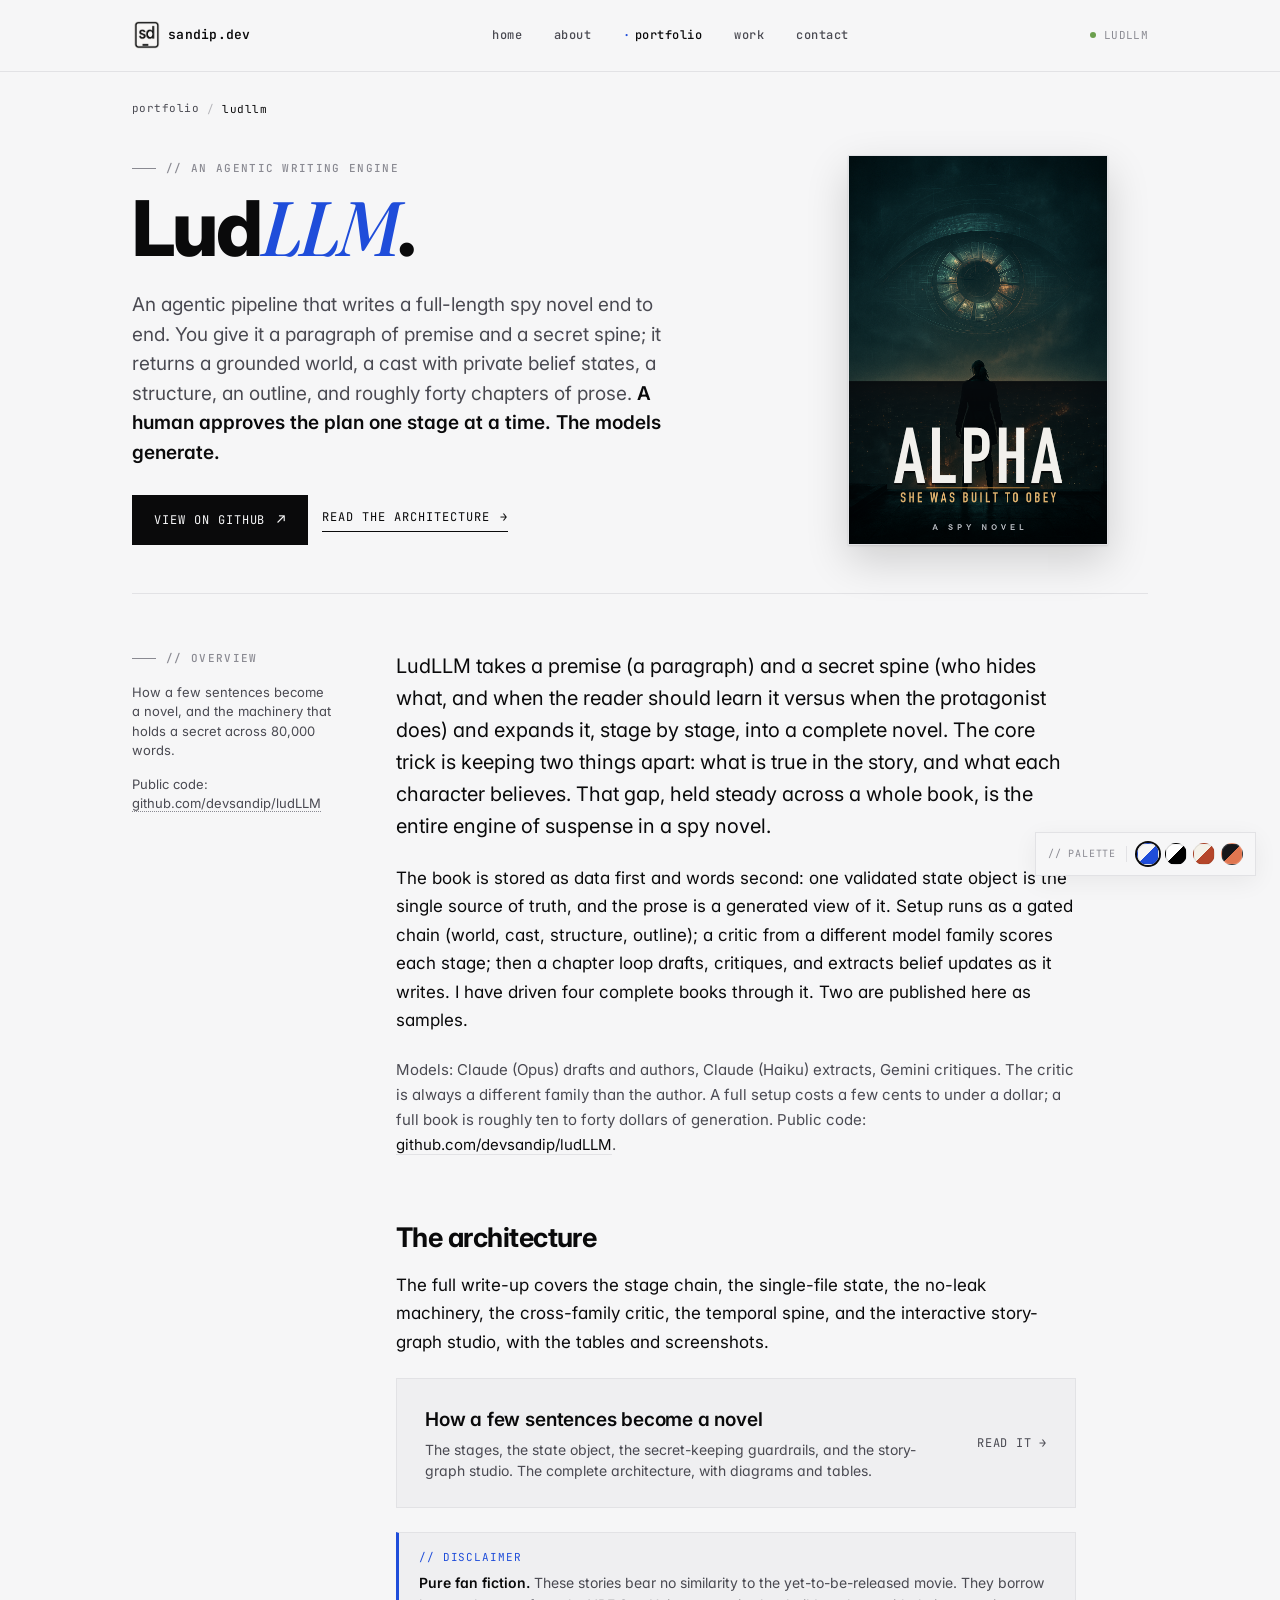
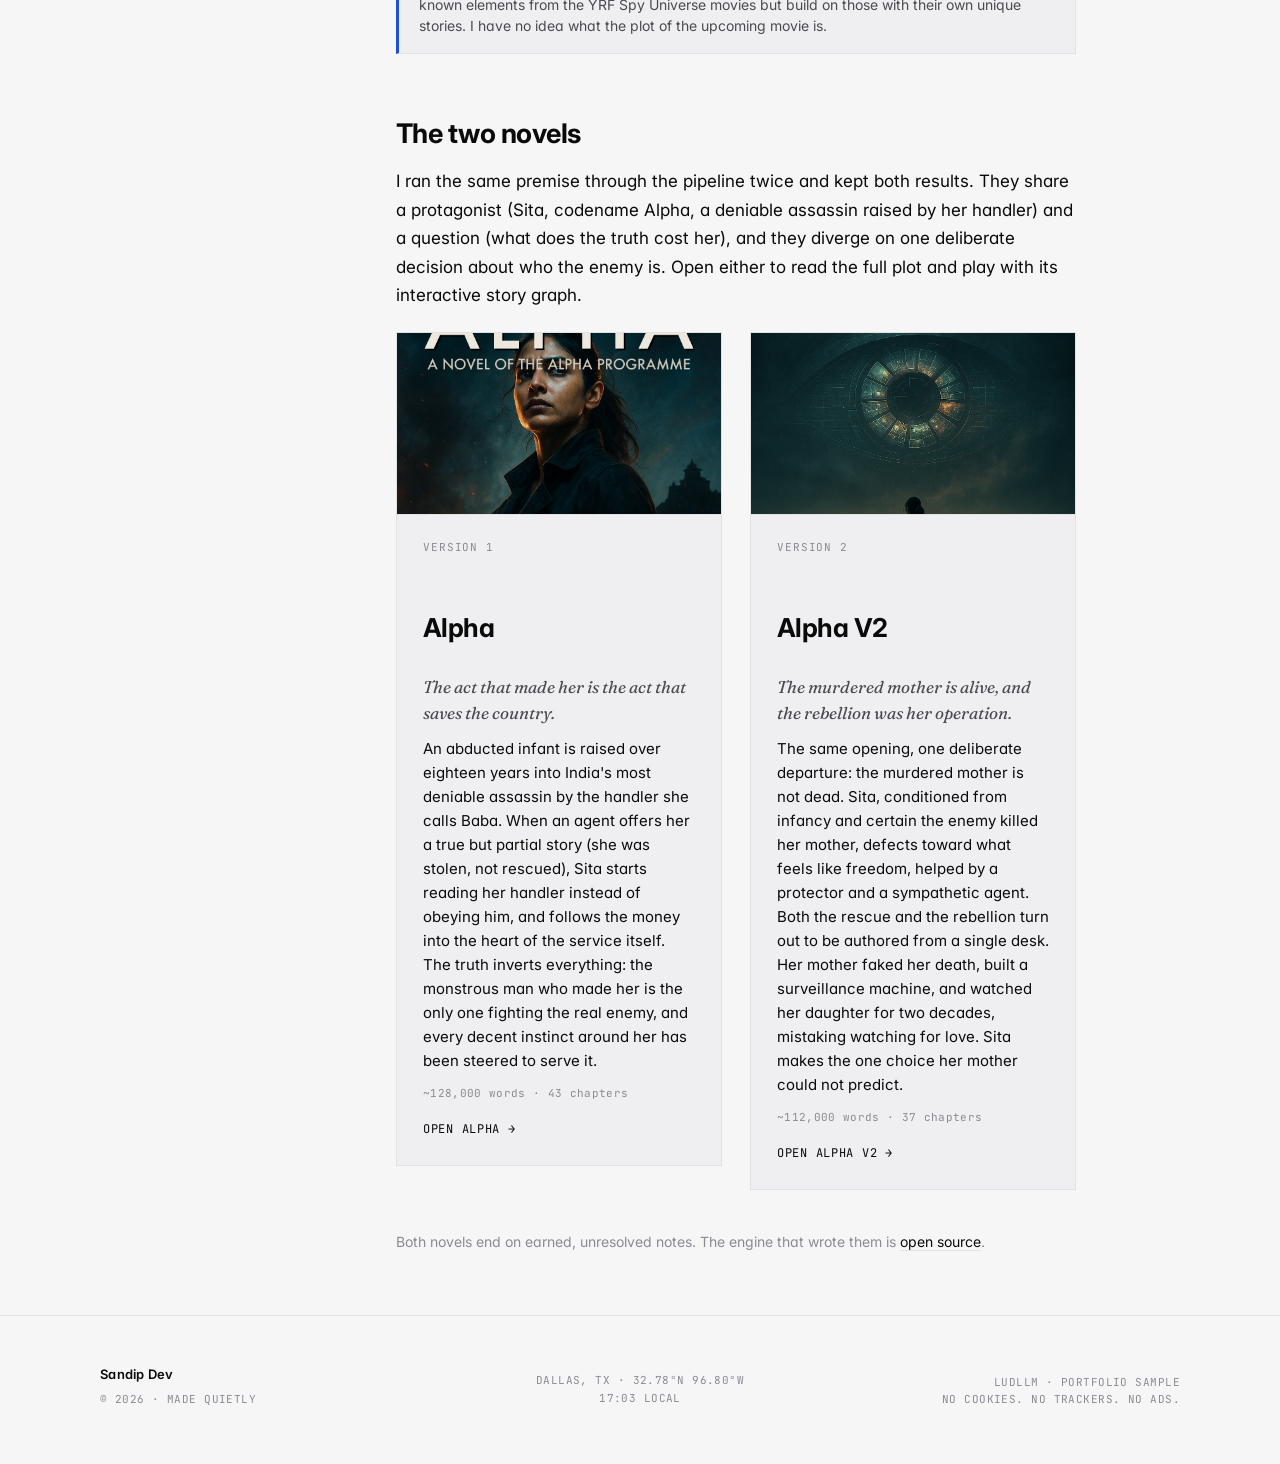
<file: portfolio/LudLLM/index.html>
<!DOCTYPE html>
<html lang="en">
<head>
<meta charset="UTF-8">
<meta name="viewport" content="width=device-width, initial-scale=1.0">
<title>LudLLM: an engine that writes a spy novel end to end · Sandip Dev</title>
<meta name="description" content="LudLLM is an agentic pipeline that writes a full-length spy novel end to end. Overview, architecture, and the two sample novels with full plots and interactive story graphs.">
<link rel="icon" type="image/svg+xml" href="/favicon.svg">
<link rel="preconnect" href="https://fonts.googleapis.com">
<link rel="preconnect" href="https://fonts.gstatic.com" crossorigin>
<link href="https://fonts.googleapis.com/css2?family=Inter:wght@400;500;600;700;800;900&family=JetBrains+Mono:wght@400;500;600&family=Fraunces:opsz,wght@9..144,400;9..144,500;9..144,600&display=swap" rel="stylesheet">
<link rel="stylesheet" href="/portfolio/LudLLM/ludllm.css">
</head>
<body>

<header class="site">
  <div class="header-inner">
    <a class="logo" href="/">
      <span class="logo-mark" aria-hidden="true"></span>
      <span>sandip.dev</span>
    </a>
    <nav class="primary">
      <a href="/#/home">home</a>
      <a href="/#/about">about</a>
      <a href="/#/portfolio" class="active">portfolio</a>
      <a href="/#/resume">work</a>
      <a href="/#/contact">contact</a>
    </nav>
    <div class="header-meta">
      <span class="status-dot"></span>
      <span>ludLLM</span>
    </div>
  </div>
</header>

<main>
<section class="page">

  <div class="crumb">
    <a href="/#/portfolio">portfolio</a>
    <span class="sep">/</span>
    <span class="here">LudLLM</span>
  </div>

  <!-- ─── Hero ─── -->
  <div class="lud-hero">
    <div>
      <div class="label">// an agentic writing engine</div>
      <h1>Lud<em>LLM</em>.</h1>
      <p class="lead">
        An agentic pipeline that writes a full-length spy novel end to end. You give it a
        paragraph of premise and a secret spine; it returns a grounded world, a cast with
        private belief states, a structure, an outline, and roughly forty chapters of prose.
        <strong>A human approves the plan one stage at a time. The models generate.</strong>
      </p>
      <div class="btn-row" style="margin-top:28px;">
        <a class="download-btn" href="https://github.com/devsandip/ludLLM" target="_blank" rel="noopener">
          <span>View on GitHub</span><span class="arrow">↗</span>
        </a>
        <a class="cta-link" href="/portfolio/LudLLM/architecture/">
          Read the architecture <span>→</span>
        </a>
      </div>
    </div>
    <div class="lud-hero-aside">
      <span class="cover"><img src="/portfolio/LudLLM/assets/images/alpha-v2-cover.png" alt="Alpha V2 book cover" loading="lazy"></span>
    </div>
  </div>

  <div class="article">
    <aside class="article-rail">
      <div class="label">// overview</div>
      <p class="rail-note">
        How a few sentences become a novel, and the machinery that holds a secret across
        80,000 words.
      </p>
      <p class="rail-note" style="margin-top:14px;">
        Public code:<br>
        <a href="https://github.com/devsandip/ludLLM" target="_blank" rel="noopener">github.com/devsandip/ludLLM</a>
      </p>
    </aside>

    <div class="prose">
      <!-- 1. OVERVIEW -->
      <p class="lede">
        LudLLM takes a premise (a paragraph) and a secret spine (who hides what, and when
        the reader should learn it versus when the protagonist does) and expands it, stage by
        stage, into a complete novel. The core trick is keeping two things apart: what is true
        in the story, and what each character believes. That gap, held steady across a whole
        book, is the entire engine of suspense in a spy novel.
      </p>
      <p>
        The book is stored as data first and words second: one validated state object is the
        single source of truth, and the prose is a generated view of it. Setup runs as a gated
        chain (world, cast, structure, outline); a critic from a different model family scores
        each stage; then a chapter loop drafts, critiques, and extracts belief updates as it
        writes. I have driven four complete books through it. Two are published here as samples.
      </p>
      <p style="font-size:15px; color:var(--ink-soft);">
        Models: Claude (Opus) drafts and authors, Claude (Haiku) extracts, Gemini critiques.
        The critic is always a different family than the author. A full setup costs a few cents
        to under a dollar; a full book is roughly ten to forty dollars of generation. Public
        code: <a class="tlink" href="https://github.com/devsandip/ludLLM" target="_blank" rel="noopener">github.com/devsandip/ludLLM</a>.
      </p>

      <!-- 2. LINK TO ARCHITECTURE -->
      <h2>The architecture</h2>
      <p>
        The full write-up covers the stage chain, the single-file state, the no-leak
        machinery, the cross-family critic, the temporal spine, and the interactive
        story-graph studio, with the tables and screenshots.
      </p>
      <a class="card-link" href="/portfolio/LudLLM/architecture/">
        <div class="cta-panel">
          <div>
            <div class="cp-title">How a few sentences become a novel</div>
            <div class="cp-desc">The stages, the state object, the secret-keeping guardrails, and the story-graph studio. The complete architecture, with diagrams and tables.</div>
          </div>
          <span class="cp-arrow">Read it <span>→</span></span>
        </div>
      </a>

      <!-- Disclaimer -->
      <div class="disclaimer">
        <span class="dl-label">// disclaimer</span>
        <strong>Pure fan fiction.</strong> These stories bear no similarity to the yet-to-be-released movie. They borrow known elements from the YRF Spy Universe movies but build on those with their own unique stories. I have no idea what the plot of the upcoming movie is.
      </div>

      <!-- 3. THE TWO NOVELS -->
      <h2>The two novels</h2>
      <p>
        I ran the same premise through the pipeline twice and kept both results. They share a
        protagonist (Sita, codename Alpha, a deniable assassin raised by her handler) and a
        question (what does the truth cost her), and they diverge on one deliberate decision
        about who the enemy is. Open either to read the full plot and play with its interactive
        story graph.
      </p>

      <div class="novel-grid">
        <a class="card-link" href="/portfolio/LudLLM/alpha/">
          <div class="novel-card">
            <div class="nc-cover"><img src="/portfolio/LudLLM/assets/images/alpha-cover.png" alt="Alpha cover" loading="lazy"></div>
            <div class="nc-body">
              <div class="nc-tag">version 1</div>
              <h3>Alpha</h3>
              <p class="nc-log">The act that made her is the act that saves the country.</p>
              <p class="nc-plot">
                An abducted infant is raised over eighteen years into India's most deniable
                assassin by the handler she calls Baba. When an agent offers her a true but
                partial story (she was stolen, not rescued), Sita starts reading her handler
                instead of obeying him, and follows the money into the heart of the service
                itself. The truth inverts everything: the monstrous man who made her is the only
                one fighting the real enemy, and every decent instinct around her has been
                steered to serve it.
              </p>
              <p class="nc-meta">~128,000 words · 43 chapters</p>
              <span class="nc-cta">Open Alpha <span>→</span></span>
            </div>
          </div>
        </a>

        <a class="card-link" href="/portfolio/LudLLM/alpha-v2/">
          <div class="novel-card">
            <div class="nc-cover"><img src="/portfolio/LudLLM/assets/images/alpha-v2-cover.png" alt="Alpha V2 cover" loading="lazy"></div>
            <div class="nc-body">
              <div class="nc-tag">version 2</div>
              <h3>Alpha V2</h3>
              <p class="nc-log">The murdered mother is alive, and the rebellion was her operation.</p>
              <p class="nc-plot">
                The same opening, one deliberate departure: the murdered mother is not dead.
                Sita, conditioned from infancy and certain the enemy killed her mother, defects
                toward what feels like freedom, helped by a protector and a sympathetic agent.
                Both the rescue and the rebellion turn out to be authored from a single desk. Her
                mother faked her death, built a surveillance machine, and watched her daughter for
                two decades, mistaking watching for love. Sita makes the one choice her mother
                could not predict.
              </p>
              <p class="nc-meta">~112,000 words · 37 chapters</p>
              <span class="nc-cta">Open Alpha V2 <span>→</span></span>
            </div>
          </div>
        </a>
      </div>

      <p style="margin-top:40px; font-size:14px; color:var(--ink-softer);">
        Both novels end on earned, unresolved notes. The engine that wrote them is
        <a class="tlink" href="https://github.com/devsandip/ludLLM" target="_blank" rel="noopener">open source</a>.
      </p>
    </div>
  </div>

</section>
</main>

<footer class="site">
  <div class="footer-inner">
    <div class="footer-mark">
      <span class="big">Sandip Dev</span>
      <span>© 2026 · made quietly</span>
    </div>
    <div class="footer-center">
      Dallas, TX · 32.78°N 96.80°W<br>
      <span id="local-time">— : — local</span>
    </div>
    <div class="footer-right">
      ludLLM · portfolio sample<br>
      no cookies. no trackers. no ads.
    </div>
  </div>
</footer>

<div class="palette-switcher">
  <span class="ps-label">// palette</span>
  <div class="swatches">
    <span class="swatch active" data-pal="fog"   title="Cool Fog · Linear-ish"></span>
    <span class="swatch"        data-pal="white" title="True White · Vercel docs"></span>
    <span class="swatch"        data-pal="paper" title="Warm Paper · the cream I shipped first"></span>
    <span class="swatch"        data-pal="ink"   title="Dark / Ink"></span>
  </div>
</div>

<script src="/portfolio/LudLLM/ludllm.js"></script>
</body>
</html>
</file>
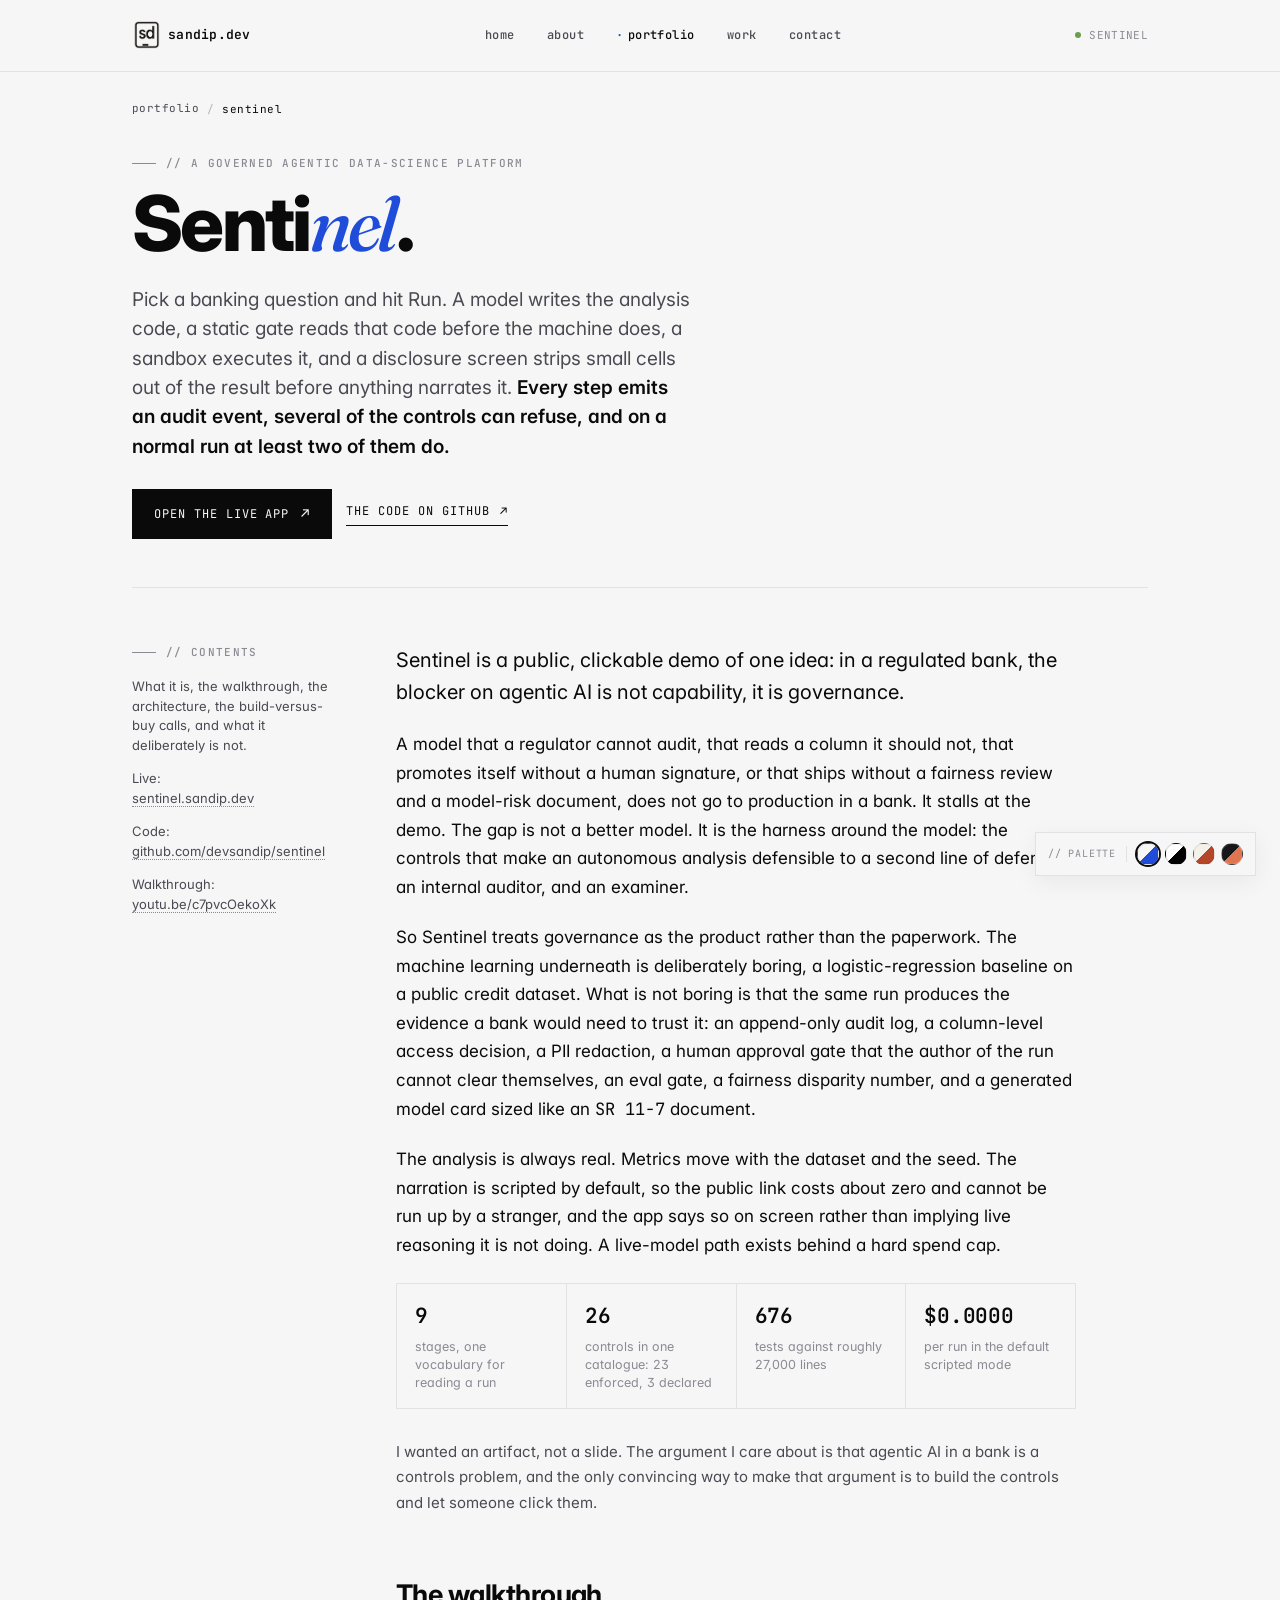
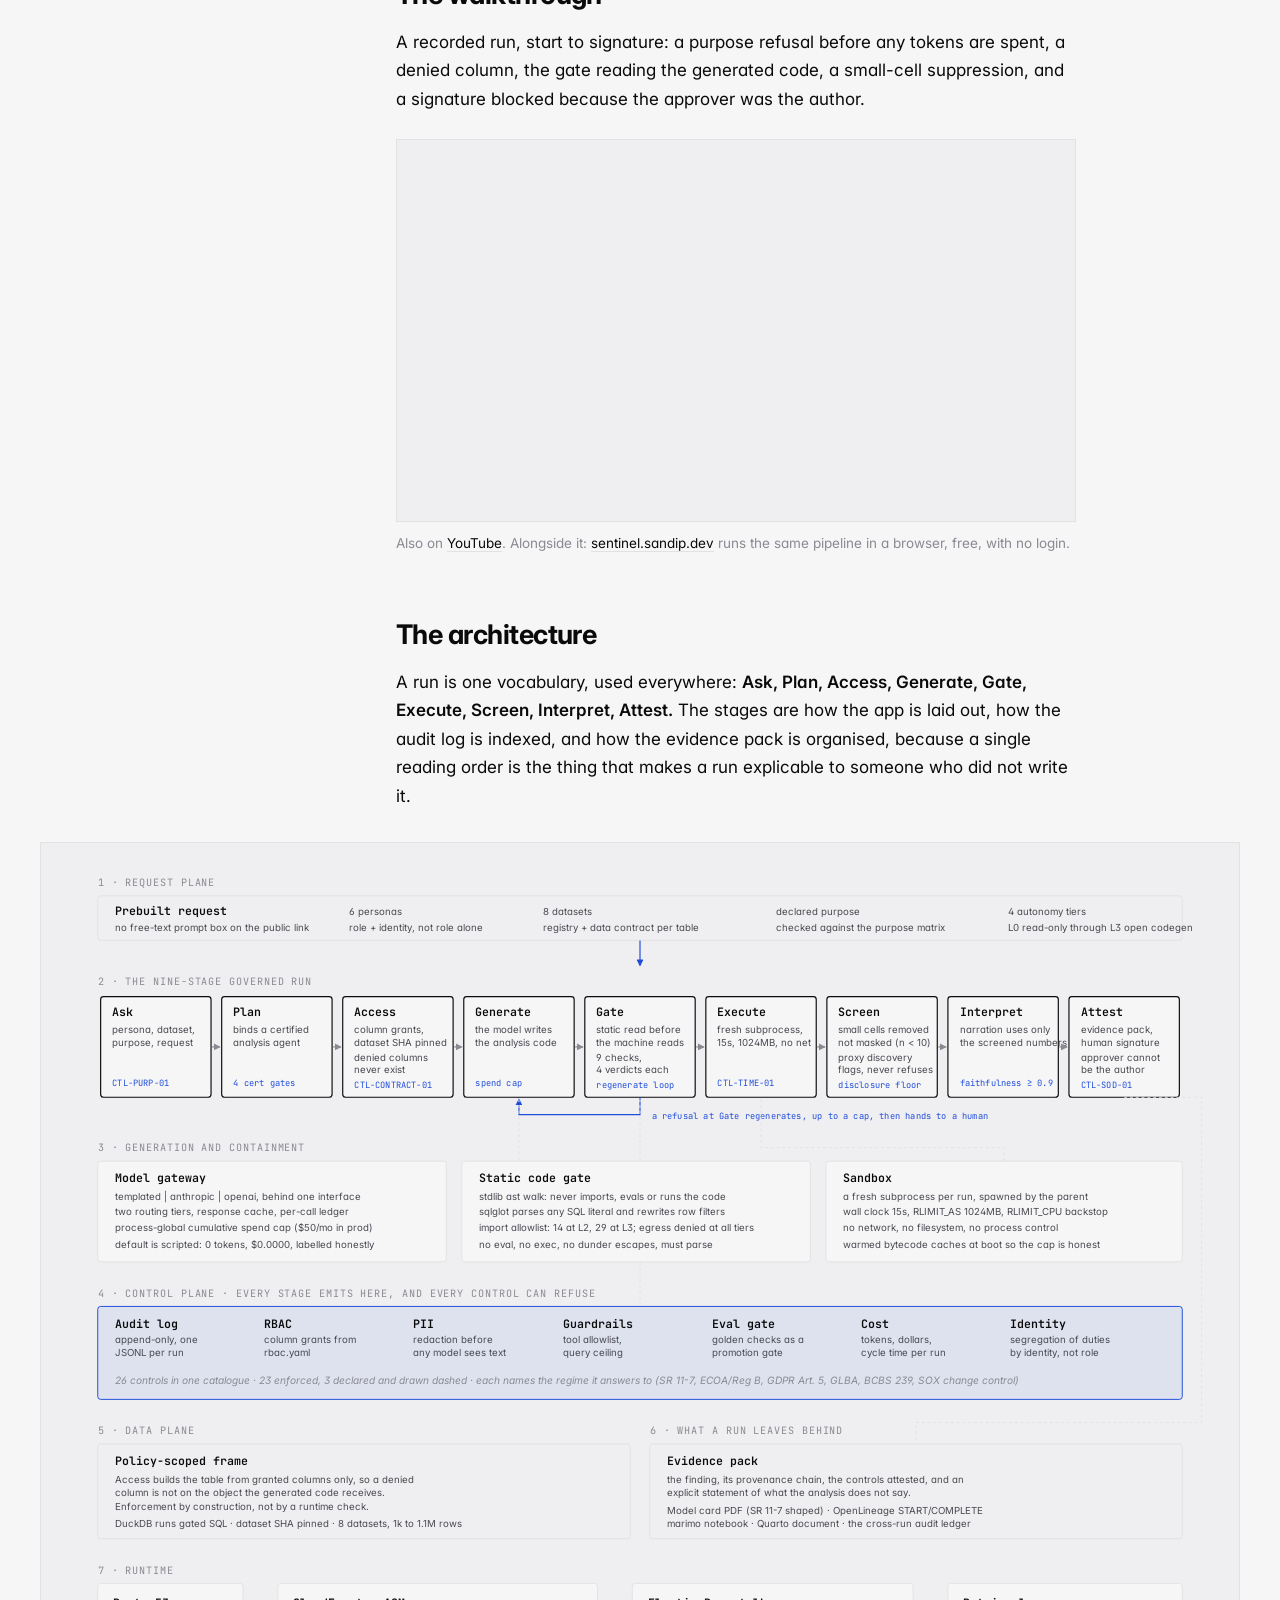
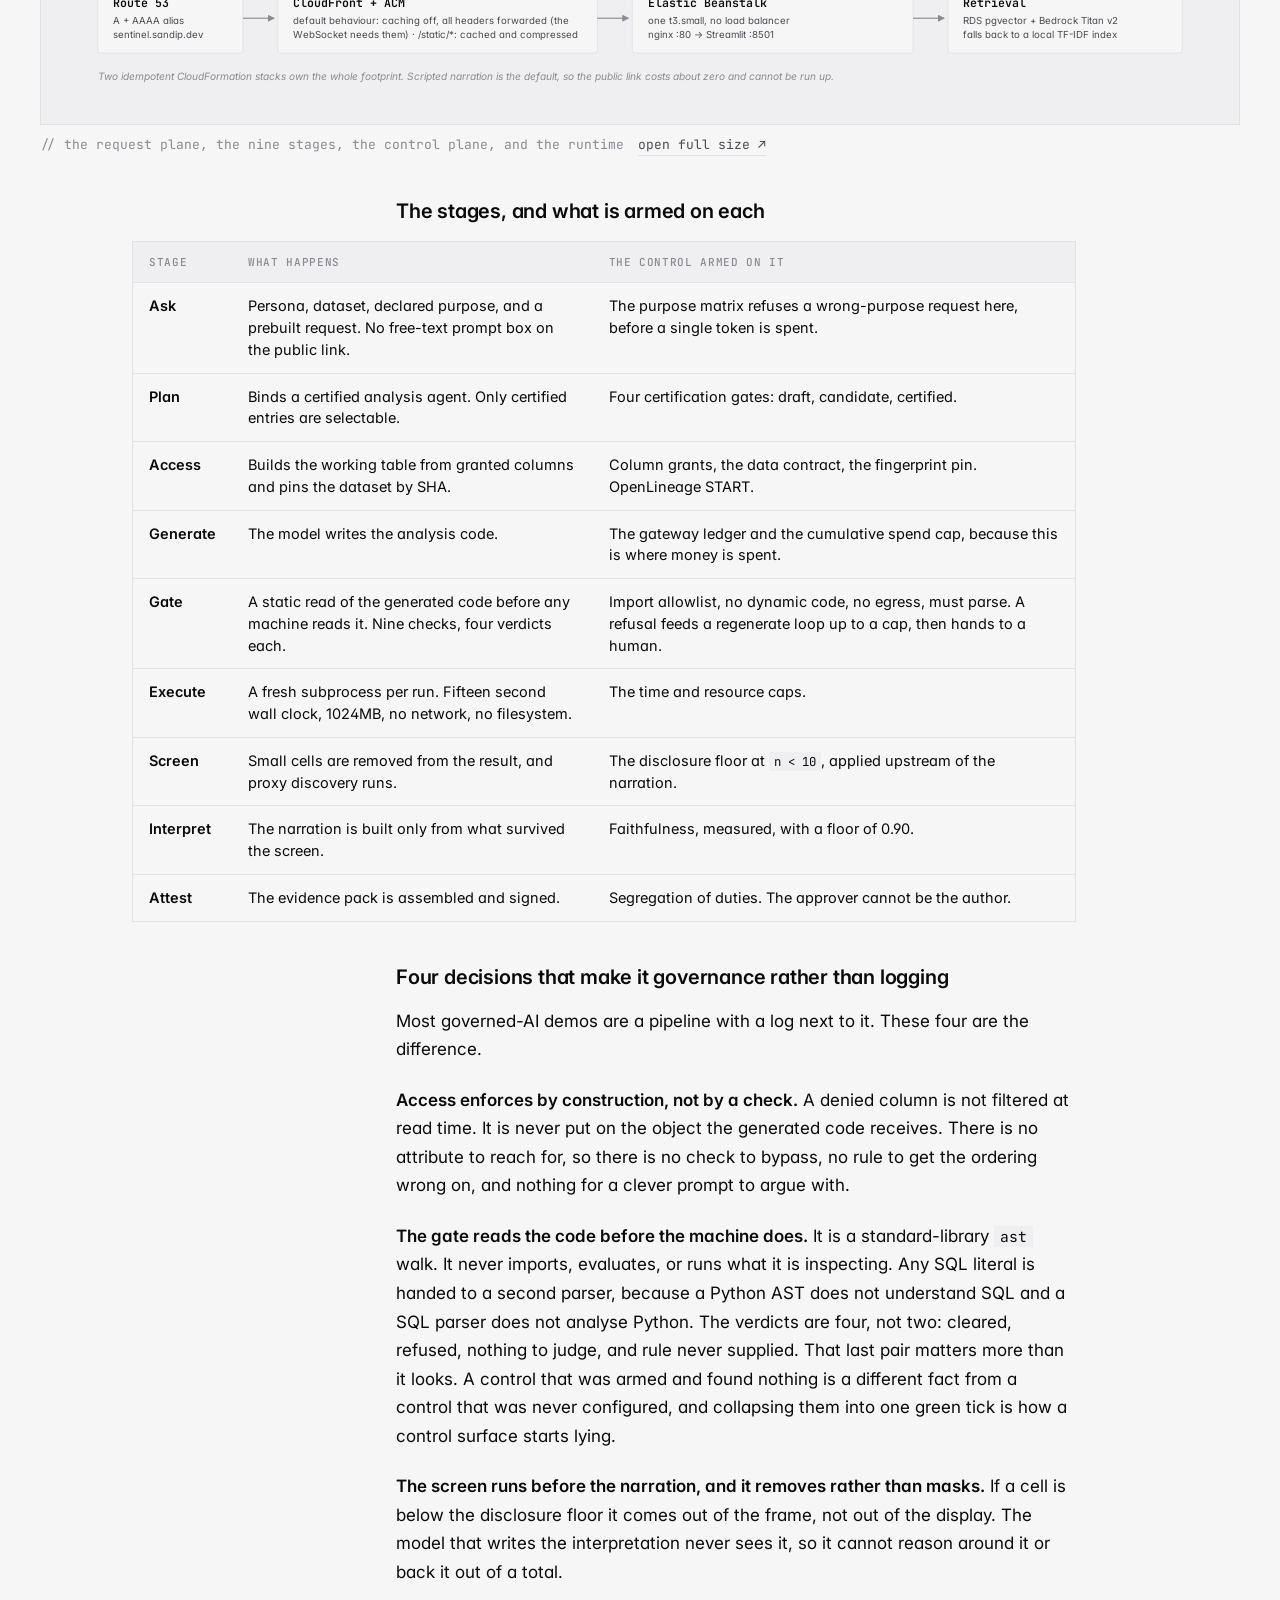
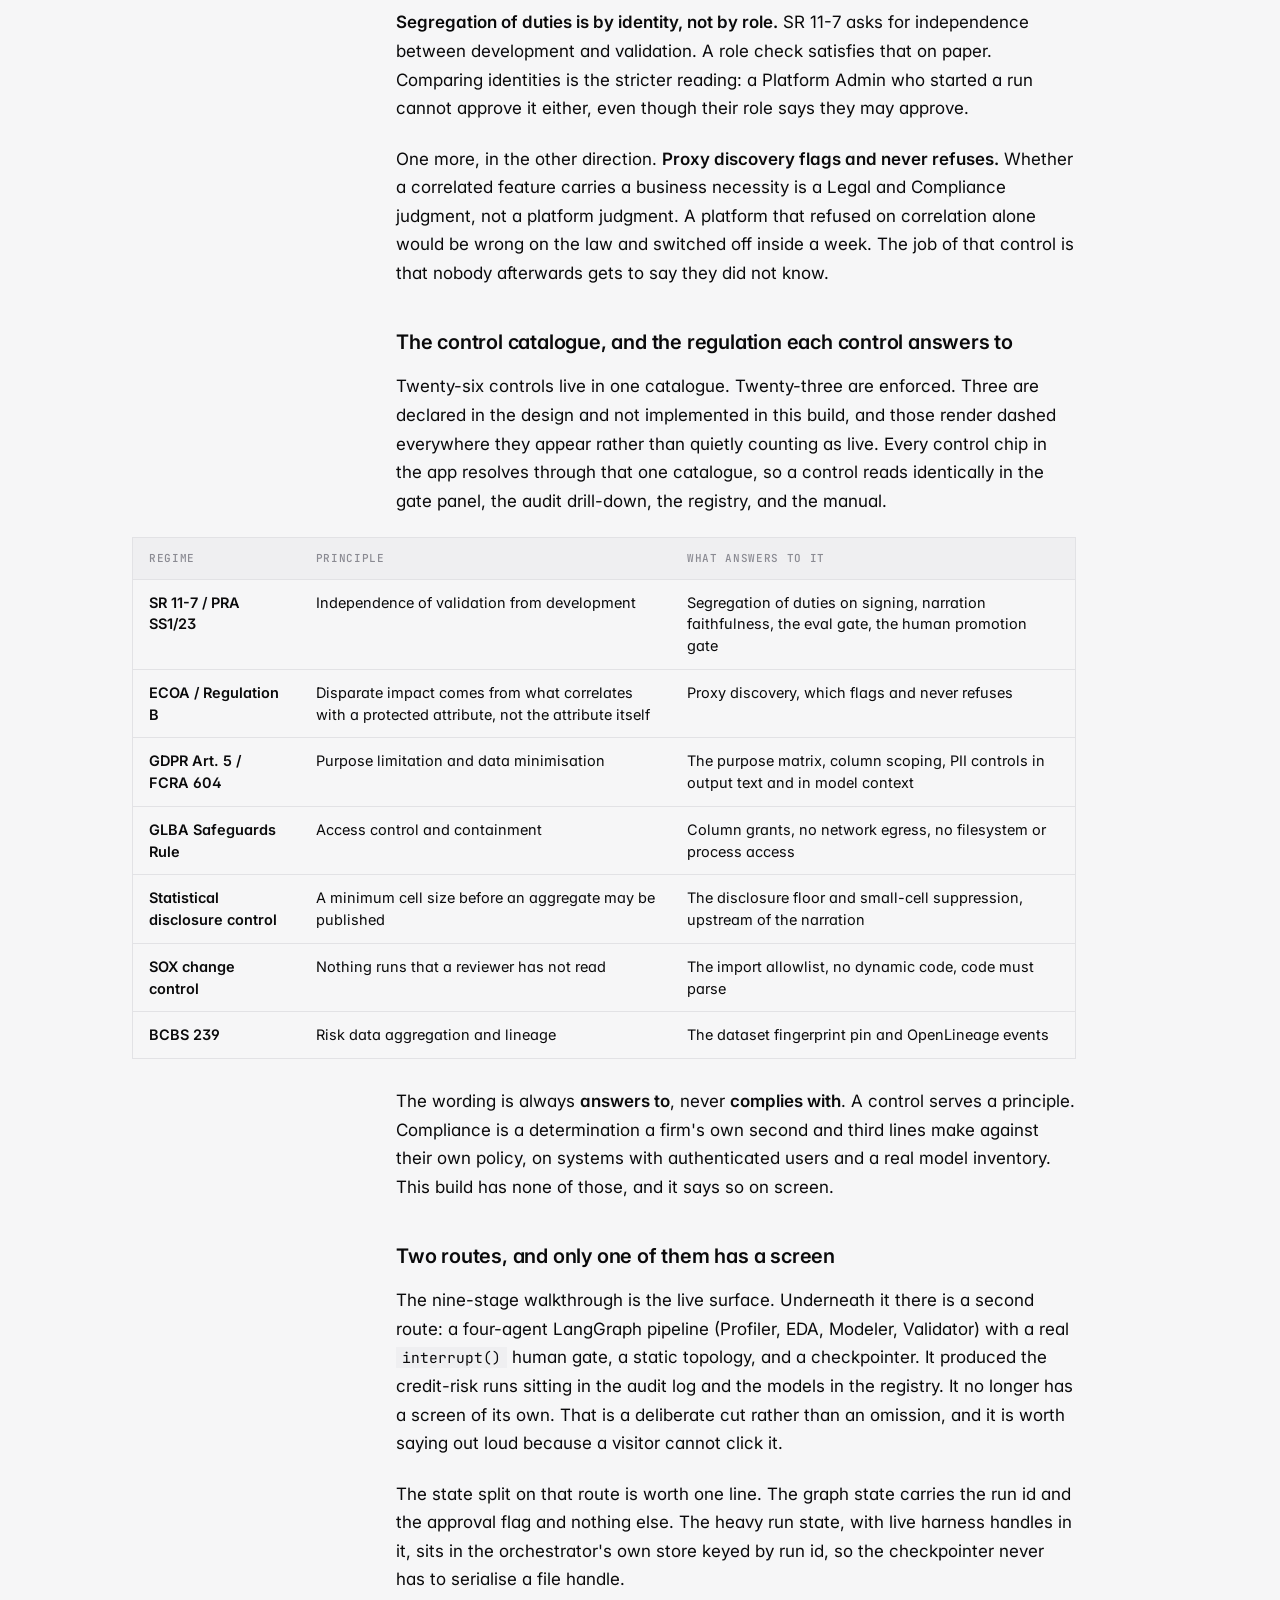
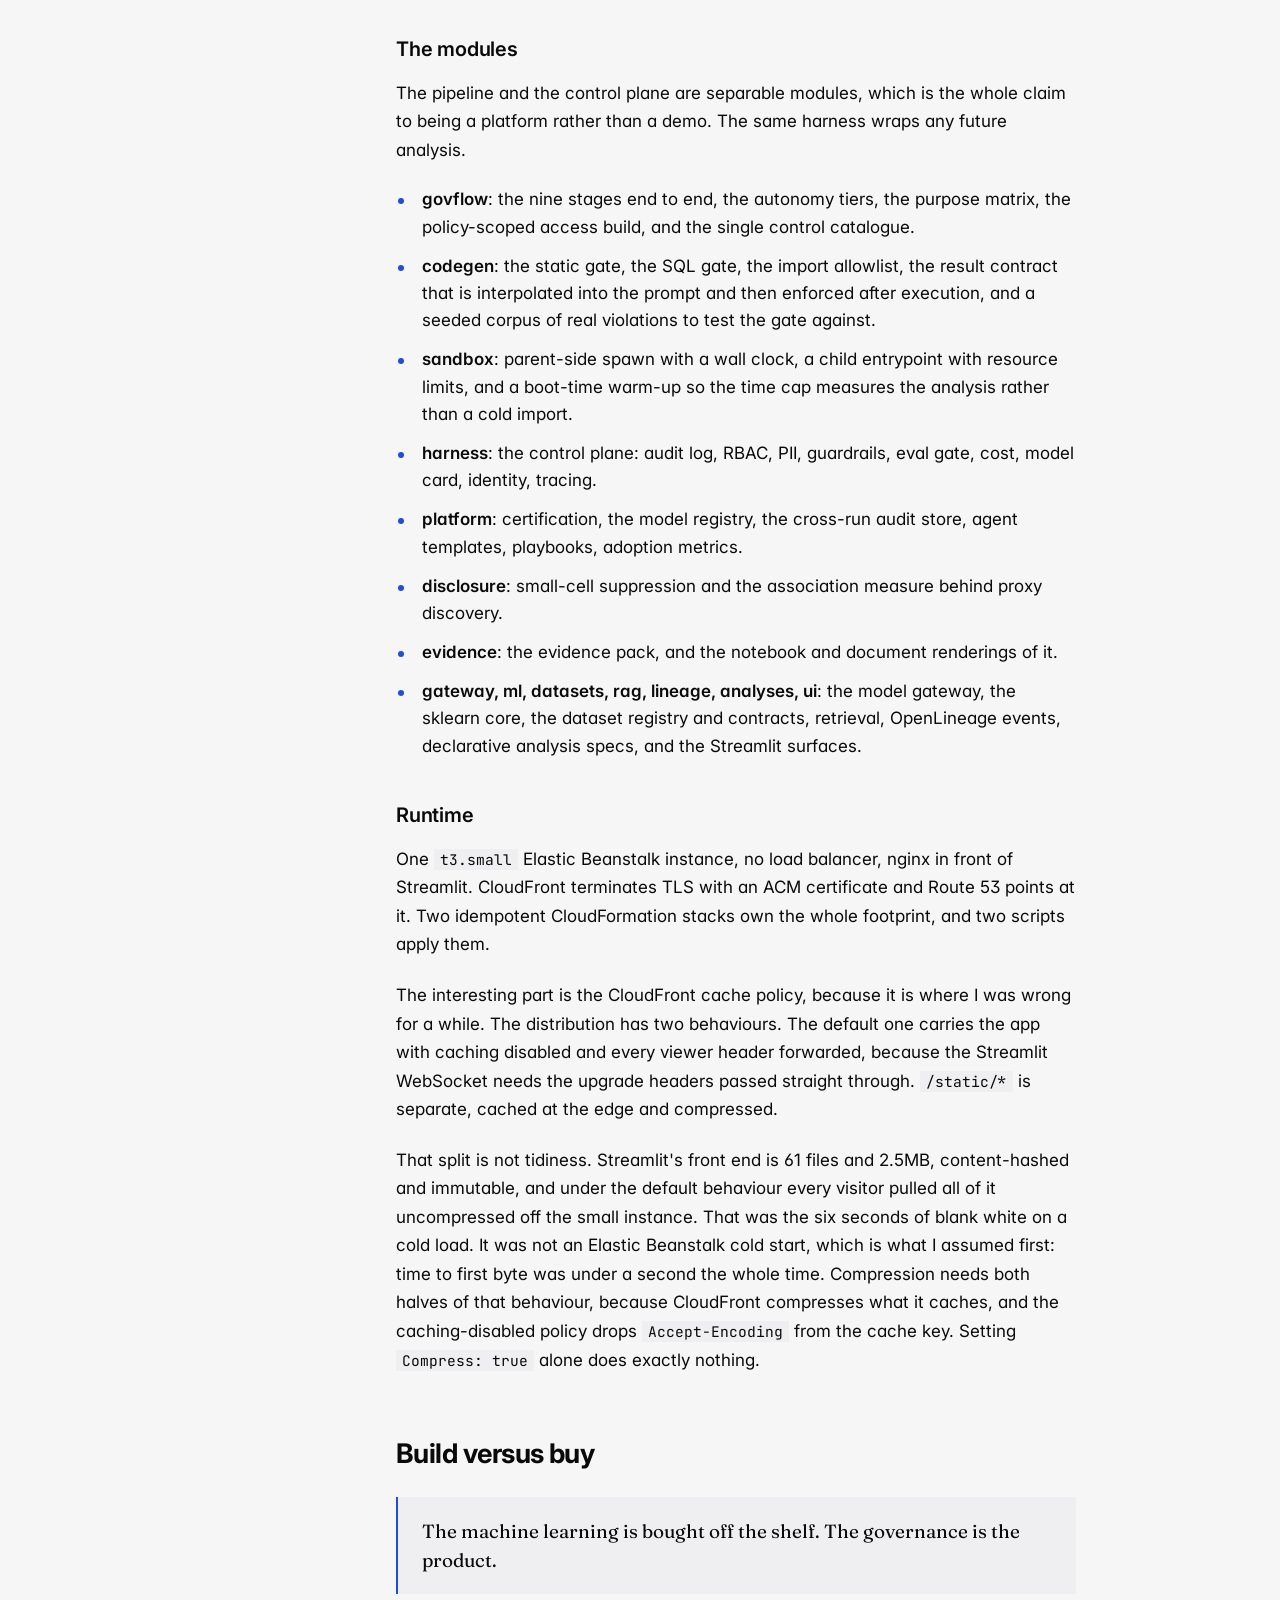
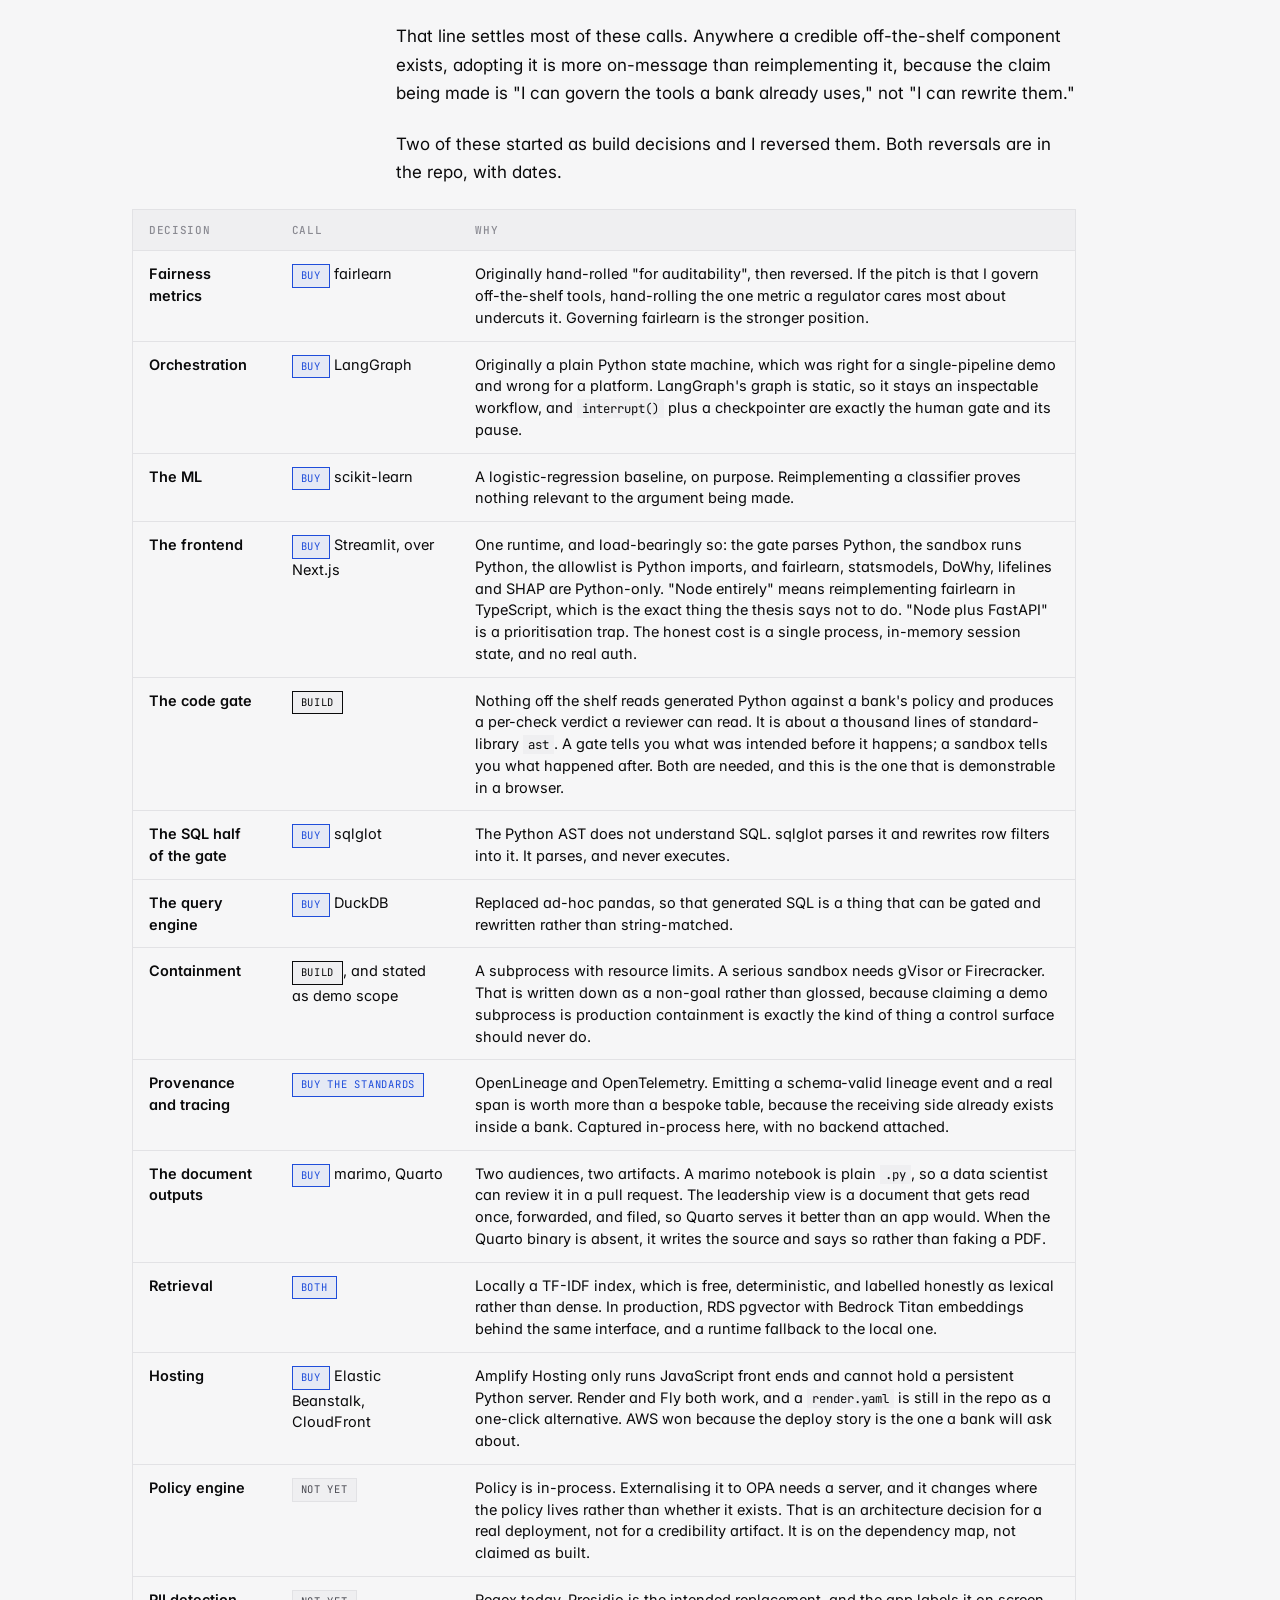
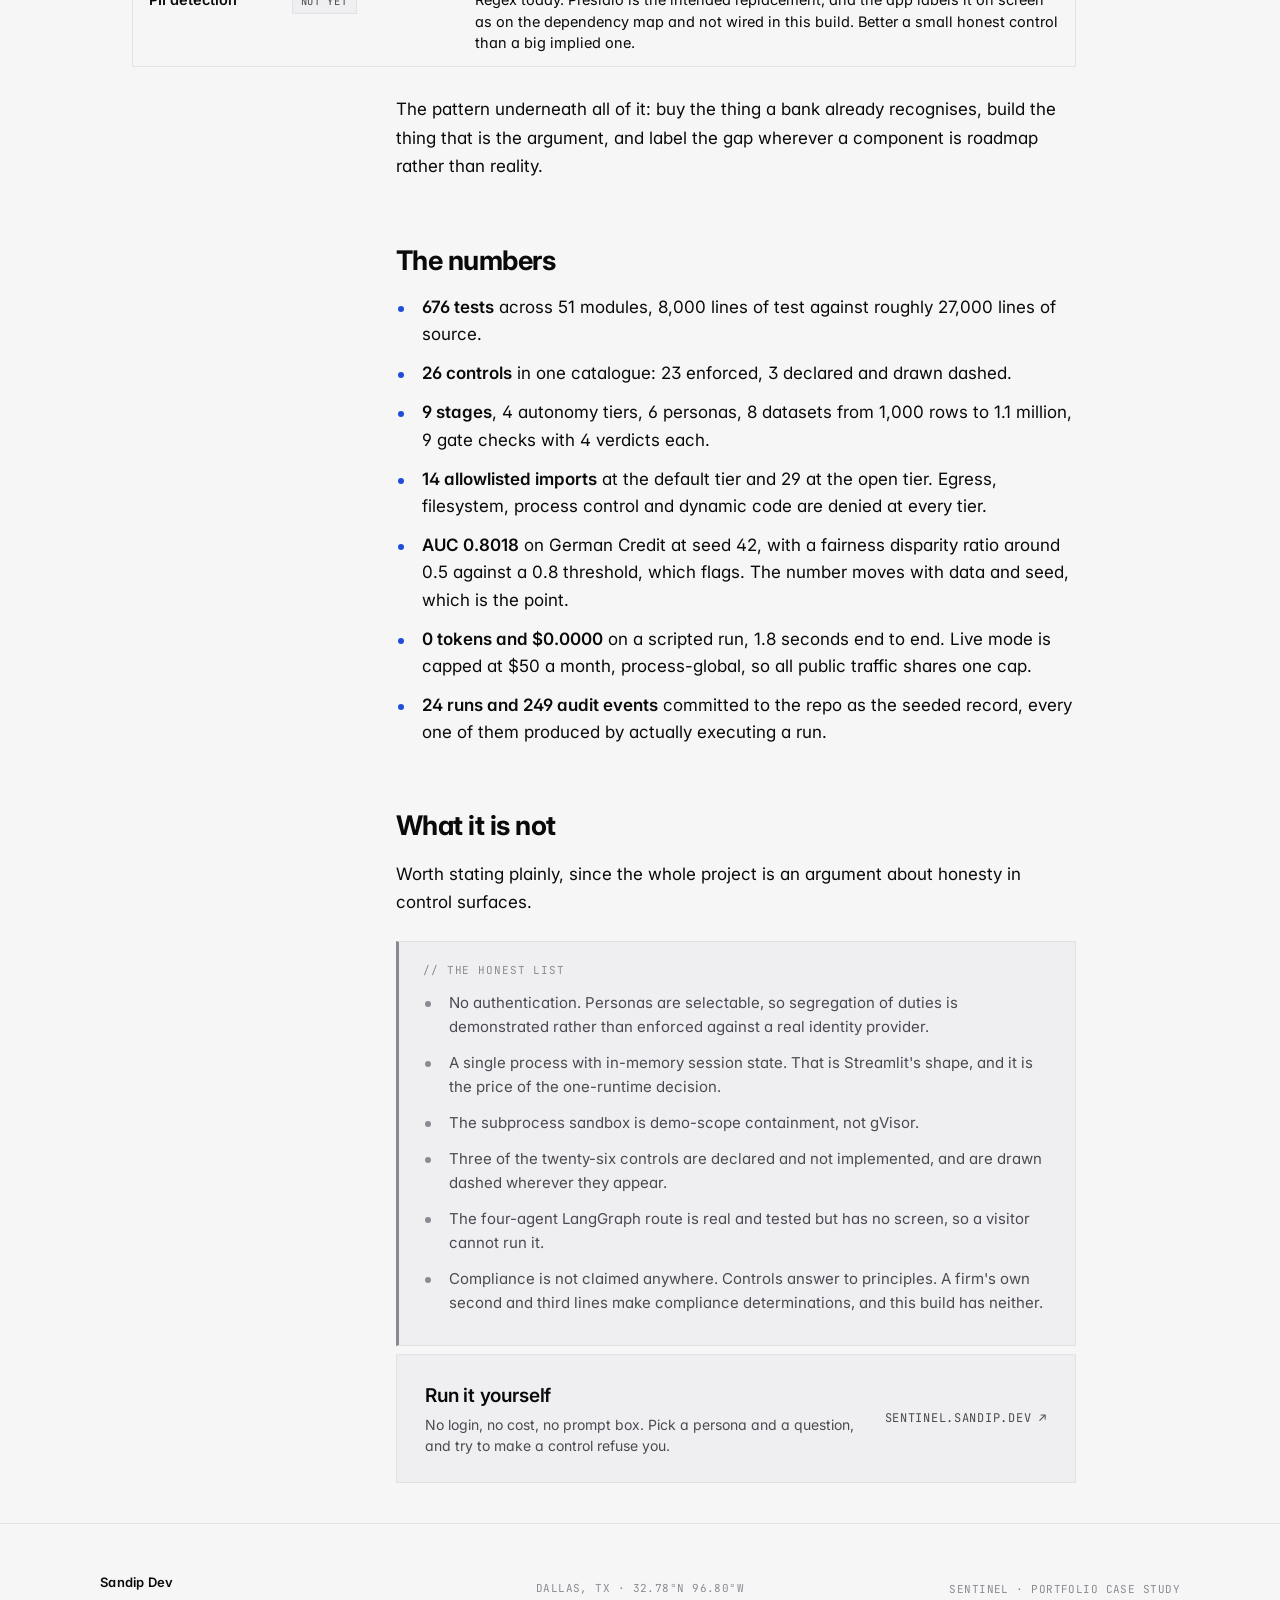
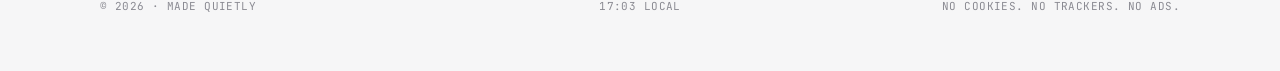
<file: portfolio/Sentinel/index.html>
<!DOCTYPE html>
<html lang="en">
<head>
<meta charset="UTF-8">
<meta name="viewport" content="width=device-width, initial-scale=1.0">
<title>Sentinel: a governed agentic data-science platform · Sandip Dev</title>
<meta name="description" content="Sentinel is a governed agentic data-science platform for a regulated bank. A model writes the analysis code, a static gate reads it before the machine does, a sandbox runs it, and a disclosure screen strips small cells before anything narrates the result. Architecture, build-versus-buy calls, and a walkthrough.">
<link rel="icon" type="image/svg+xml" href="/favicon.svg">
<link rel="preconnect" href="https://fonts.googleapis.com">
<link rel="preconnect" href="https://fonts.gstatic.com" crossorigin>
<link href="https://fonts.googleapis.com/css2?family=Inter:wght@400;500;600;700;800;900&family=JetBrains+Mono:wght@400;500;600&family=Fraunces:opsz,wght@9..144,400;9..144,500;9..144,600&display=swap" rel="stylesheet">
<link rel="stylesheet" href="/portfolio/Sentinel/sentinel.css">
</head>
<body>

<header class="site">
  <div class="header-inner">
    <a class="logo" href="/">
      <span class="logo-mark" aria-hidden="true"></span>
      <span>sandip.dev</span>
    </a>
    <nav class="primary">
      <a href="/#/home">home</a>
      <a href="/#/about">about</a>
      <a href="/#/portfolio" class="active">portfolio</a>
      <a href="/#/resume">work</a>
      <a href="/#/contact">contact</a>
    </nav>
    <div class="header-meta">
      <span class="status-dot"></span>
      <span>sentinel</span>
    </div>
  </div>
</header>

<main>
<section class="page">

  <div class="crumb">
    <a href="/#/portfolio">portfolio</a>
    <span class="sep">/</span>
    <span class="here">Sentinel</span>
  </div>

  <!-- ─── Hero ─── -->
  <div class="lud-hero">
    <div>
      <div class="label">// a governed agentic data-science platform</div>
      <h1>Senti<em>nel</em>.</h1>
      <p class="lead">
        Pick a banking question and hit Run. A model writes the analysis code, a static gate
        reads that code before the machine does, a sandbox executes it, and a disclosure screen
        strips small cells out of the result before anything narrates it.
        <strong>Every step emits an audit event, several of the controls can refuse, and on a
        normal run at least two of them do.</strong>
      </p>
      <div class="btn-row" style="margin-top:28px;">
        <a class="download-btn" href="https://sentinel.sandip.dev" target="_blank" rel="noopener">
          <span>Open the live app</span><span class="arrow">↗</span>
        </a>
        <a class="cta-link" href="https://github.com/devsandip/sentinel" target="_blank" rel="noopener">
          The code on GitHub <span>↗</span>
        </a>
      </div>
    </div>
  </div>

  <div class="article">
    <aside class="article-rail">
      <div class="label">// contents</div>
      <p class="rail-note">
        What it is, the walkthrough, the architecture, the build-versus-buy calls, and what it
        deliberately is not.
      </p>
      <p class="rail-note" style="margin-top:14px;">
        Live:<br>
        <a href="https://sentinel.sandip.dev" target="_blank" rel="noopener">sentinel.sandip.dev</a>
      </p>
      <p class="rail-note" style="margin-top:14px;">
        Code:<br>
        <a href="https://github.com/devsandip/sentinel" target="_blank" rel="noopener">github.com/devsandip/sentinel</a>
      </p>
      <p class="rail-note" style="margin-top:14px;">
        Walkthrough:<br>
        <a href="https://youtu.be/c7pvcOekoXk" target="_blank" rel="noopener">youtu.be/c7pvcOekoXk</a>
      </p>
    </aside>

    <article class="prose">

      <!-- ═══ 1 · WHAT IT IS ═══ -->
      <p class="lede">
        Sentinel is a public, clickable demo of one idea: in a regulated bank, the blocker on
        agentic AI is not capability, it is governance.
      </p>
      <p>
        A model that a regulator cannot audit, that reads a column it should not, that promotes
        itself without a human signature, or that ships without a fairness review and a
        model-risk document, does not go to production in a bank. It stalls at the demo. The gap
        is not a better model. It is the harness around the model: the controls that make an
        autonomous analysis defensible to a second line of defence, an internal auditor, and an
        examiner.
      </p>
      <p>
        So Sentinel treats governance as the product rather than the paperwork. The machine
        learning underneath is deliberately boring, a logistic-regression baseline on a public
        credit dataset. What is not boring is that the same run produces the evidence a bank
        would need to trust it: an append-only audit log, a column-level access decision, a PII
        redaction, a human approval gate that the author of the run cannot clear themselves, an
        eval gate, a fairness disparity number, and a generated model card sized like an
        <span class="mono">SR 11-7</span> document.
      </p>
      <p>
        The analysis is always real. Metrics move with the dataset and the seed. The narration is
        scripted by default, so the public link costs about zero and cannot be run up by a
        stranger, and the app says so on screen rather than implying live reasoning it is not
        doing. A live-model path exists behind a hard spend cap.
      </p>

      <div class="sn-stats">
        <div><span class="sn-n">9</span><span class="sn-k">stages, one vocabulary for reading a run</span></div>
        <div><span class="sn-n">26</span><span class="sn-k">controls in one catalogue: 23 enforced, 3 declared</span></div>
        <div><span class="sn-n">676</span><span class="sn-k">tests against roughly 27,000 lines</span></div>
        <div><span class="sn-n">$0.0000</span><span class="sn-k">per run in the default scripted mode</span></div>
      </div>

      <p style="font-size:15px; color:var(--ink-soft);">
        I wanted an artifact, not a slide. The argument I care about is that agentic AI in a bank
        is a controls problem, and the only convincing way to make that argument is to build the
        controls and let someone click them.
      </p>

      <!-- ═══ 2 · WALKTHROUGH ═══ -->
      <h2>The walkthrough</h2>
      <p>
        A recorded run, start to signature: a purpose refusal before any tokens are spent, a
        denied column, the gate reading the generated code, a small-cell suppression, and a
        signature blocked because the approver was the author.
      </p>

      <div class="sn-video sn-video-live">
        <iframe
          src="https://www.youtube-nocookie.com/embed/c7pvcOekoXk"
          title="Sentinel walkthrough"
          loading="lazy"
          allow="accelerometer; clipboard-write; encrypted-media; gyroscope; picture-in-picture"
          referrerpolicy="strict-origin-when-cross-origin"
          allowfullscreen></iframe>
      </div>
      <p style="font-size:13.5px; color:var(--ink-softer); margin-top:10px;">
        Also on <a class="tlink" href="https://youtu.be/c7pvcOekoXk" target="_blank" rel="noopener">YouTube</a>.
        Alongside it: <a class="tlink" href="https://sentinel.sandip.dev" target="_blank" rel="noopener">sentinel.sandip.dev</a>
        runs the same pipeline in a browser, free, with no login.
      </p>

      <!-- ═══ 3 · ARCHITECTURE ═══ -->
      <h2>The architecture</h2>
      <p>
        A run is one vocabulary, used everywhere: <strong>Ask, Plan, Access, Generate, Gate,
        Execute, Screen, Interpret, Attest.</strong> The stages are how the app is laid out, how
        the audit log is indexed, and how the evidence pack is organised, because a single
        reading order is the thing that makes a run explicable to someone who did not write it.
      </p>

      <figure class="sn-figure sn-bleed">
        <div class="sn-frame">
<svg xmlns="http://www.w3.org/2000/svg" viewBox="0 0 1200 872" role="img" aria-labelledby="sn-diagram-title sn-diagram-desc">
<title id="sn-diagram-title">Sentinel system architecture</title>
<desc id="sn-diagram-desc">A request enters through a nine-stage governed pipeline (Ask, Plan, Access, Generate, Gate, Execute, Screen, Interpret, Attest). Generation runs through a model gateway; containment is a static code gate plus a subprocess sandbox. Every stage emits into a control plane and reads through a policy-scoped data plane. The run emits an evidence pack. The whole app runs on a single Elastic Beanstalk instance behind CloudFront.</desc>

<style>
  .sn-bg     { fill: var(--paper-2, #EFEFF1); }
  .sn-band   { fill: var(--paper-2, #EFEFF1); stroke: var(--rule, #E2E2E5); stroke-width: 1; }
  .sn-box    { fill: var(--paper, #F6F6F7); stroke: var(--rule, #E2E2E5); stroke-width: 1; }
  .sn-stage  { fill: var(--paper, #F6F6F7); stroke: var(--ink, #0A0A0B); stroke-width: 1.2; }
  .sn-accent { fill: var(--accent-soft, rgba(31,77,218,0.08)); stroke: var(--accent, #1F4DDA); stroke-width: 1; }
  .sn-dash   { fill: none; stroke: var(--rule, #E2E2E5); stroke-width: 1; stroke-dasharray: 3 3; }
  .sn-lbl    { font-family: 'JetBrains Mono', ui-monospace, monospace; font-size: 10.5px; letter-spacing: 0.09em; fill: var(--ink-softer, #8A8A92); text-transform: uppercase; }
  .sn-h      { font-family: 'JetBrains Mono', ui-monospace, monospace; font-size: 12px; font-weight: 600; fill: var(--ink, #0A0A0B); }
  .sn-t      { font-family: 'Inter', -apple-system, sans-serif; font-size: 10px; fill: var(--ink-soft, #4A4A52); }
  .sn-tt     { font-family: 'JetBrains Mono', ui-monospace, monospace; font-size: 9px; fill: var(--accent, #1F4DDA); letter-spacing: 0.02em; }
  .sn-note   { font-family: 'Inter', -apple-system, sans-serif; font-size: 10.5px; fill: var(--ink-softer, #8A8A92); font-style: italic; }
  .sn-arrow  { fill: none; stroke: var(--ink-softer, #8A8A92); stroke-width: 1.2; }
  .sn-flow   { fill: none; stroke: var(--accent, #1F4DDA); stroke-width: 1.2; }
</style>

<defs>
  <marker id="sn-ah" viewBox="0 0 8 8" refX="7" refY="4" markerWidth="6" markerHeight="6" orient="auto">
    <path d="M0 0 L8 4 L0 8 z" fill="var(--ink-softer, #8A8A92)"/>
  </marker>
  <marker id="sn-ah-a" viewBox="0 0 8 8" refX="7" refY="4" markerWidth="6" markerHeight="6" orient="auto">
    <path d="M0 0 L8 4 L0 8 z" fill="var(--accent, #1F4DDA)"/>
  </marker>
</defs>

<rect class="sn-bg" x="0" y="0" width="1200" height="872"/>

<!-- ══ 1 · REQUEST ══ -->
<text class="sn-lbl" x="40" y="26">1 · request plane</text>
<rect class="sn-band" x="40" y="36" width="1120" height="46" rx="3"/>
<text class="sn-h" x="58" y="56">Prebuilt request</text>
<text class="sn-t" x="58" y="72">no free-text prompt box on the public link</text>
<text class="sn-t" x="300" y="56">6 personas</text>
<text class="sn-t" x="300" y="72">role + identity, not role alone</text>
<text class="sn-t" x="500" y="56">8 datasets</text>
<text class="sn-t" x="500" y="72">registry + data contract per table</text>
<text class="sn-t" x="740" y="56">declared purpose</text>
<text class="sn-t" x="740" y="72">checked against the purpose matrix</text>
<text class="sn-t" x="980" y="56">4 autonomy tiers</text>
<text class="sn-t" x="980" y="72">L0 read-only through L3 open codegen</text>

<path class="sn-flow" d="M600 82 L600 108" marker-end="url(#sn-ah-a)"/>

<!-- ══ 2 · THE NINE STAGES ══ -->
<text class="sn-lbl" x="40" y="128">2 · the nine-stage governed run</text>

<!-- stage 1 -->
<rect class="sn-stage" x="43" y="140" width="114" height="104" rx="3"/>
<text class="sn-h" x="55" y="160">Ask</text>
<text class="sn-t" x="55" y="178">persona, dataset,</text>
<text class="sn-t" x="55" y="191">purpose, request</text>
<text class="sn-tt" x="55" y="232">CTL-PURP-01</text>
<!-- stage 2 -->
<rect class="sn-stage" x="168" y="140" width="114" height="104" rx="3"/>
<text class="sn-h" x="180" y="160">Plan</text>
<text class="sn-t" x="180" y="178">binds a certified</text>
<text class="sn-t" x="180" y="191">analysis agent</text>
<text class="sn-tt" x="180" y="232">4 cert gates</text>
<!-- stage 3 -->
<rect class="sn-stage" x="293" y="140" width="114" height="104" rx="3"/>
<text class="sn-h" x="305" y="160">Access</text>
<text class="sn-t" x="305" y="178">column grants,</text>
<text class="sn-t" x="305" y="191">dataset SHA pinned</text>
<text class="sn-t" x="305" y="207">denied columns</text>
<text class="sn-t" x="305" y="219">never exist</text>
<text class="sn-tt" x="305" y="234">CTL-CONTRACT-01</text>
<!-- stage 4 -->
<rect class="sn-stage" x="418" y="140" width="114" height="104" rx="3"/>
<text class="sn-h" x="430" y="160">Generate</text>
<text class="sn-t" x="430" y="178">the model writes</text>
<text class="sn-t" x="430" y="191">the analysis code</text>
<text class="sn-tt" x="430" y="232">spend cap</text>
<!-- stage 5 -->
<rect class="sn-stage" x="543" y="140" width="114" height="104" rx="3"/>
<text class="sn-h" x="555" y="160">Gate</text>
<text class="sn-t" x="555" y="178">static read before</text>
<text class="sn-t" x="555" y="191">the machine reads</text>
<text class="sn-t" x="555" y="207">9 checks,</text>
<text class="sn-t" x="555" y="219">4 verdicts each</text>
<text class="sn-tt" x="555" y="234">regenerate loop</text>
<!-- stage 6 -->
<rect class="sn-stage" x="668" y="140" width="114" height="104" rx="3"/>
<text class="sn-h" x="680" y="160">Execute</text>
<text class="sn-t" x="680" y="178">fresh subprocess,</text>
<text class="sn-t" x="680" y="191">15s, 1024MB, no net</text>
<text class="sn-tt" x="680" y="232">CTL-TIME-01</text>
<!-- stage 7 -->
<rect class="sn-stage" x="793" y="140" width="114" height="104" rx="3"/>
<text class="sn-h" x="805" y="160">Screen</text>
<text class="sn-t" x="805" y="178">small cells removed</text>
<text class="sn-t" x="805" y="191">not masked (n &lt; 10)</text>
<text class="sn-t" x="805" y="207">proxy discovery</text>
<text class="sn-t" x="805" y="219">flags, never refuses</text>
<text class="sn-tt" x="805" y="234">disclosure floor</text>
<!-- stage 8 -->
<rect class="sn-stage" x="918" y="140" width="114" height="104" rx="3"/>
<text class="sn-h" x="930" y="160">Interpret</text>
<text class="sn-t" x="930" y="178">narration uses only</text>
<text class="sn-t" x="930" y="191">the screened numbers</text>
<text class="sn-tt" x="930" y="232">faithfulness &#8805; 0.9</text>
<!-- stage 9 -->
<rect class="sn-stage" x="1043" y="140" width="114" height="104" rx="3"/>
<text class="sn-h" x="1055" y="160">Attest</text>
<text class="sn-t" x="1055" y="178">evidence pack,</text>
<text class="sn-t" x="1055" y="191">human signature</text>
<text class="sn-t" x="1055" y="207">approver cannot</text>
<text class="sn-t" x="1055" y="219">be the author</text>
<text class="sn-tt" x="1055" y="234">CTL-SOD-01</text>

<path class="sn-arrow" d="M158 192 L166 192" marker-end="url(#sn-ah)"/>
<path class="sn-arrow" d="M283 192 L291 192" marker-end="url(#sn-ah)"/>
<path class="sn-arrow" d="M408 192 L416 192" marker-end="url(#sn-ah)"/>
<path class="sn-arrow" d="M533 192 L541 192" marker-end="url(#sn-ah)"/>
<path class="sn-arrow" d="M658 192 L666 192" marker-end="url(#sn-ah)"/>
<path class="sn-arrow" d="M783 192 L791 192" marker-end="url(#sn-ah)"/>
<path class="sn-arrow" d="M908 192 L916 192" marker-end="url(#sn-ah)"/>
<path class="sn-arrow" d="M1033 192 L1041 192" marker-end="url(#sn-ah)"/>

<!-- refuse / regenerate loop -->
<path class="sn-flow" d="M600 244 L600 262 L475 262 L475 246" marker-end="url(#sn-ah-a)"/>
<text class="sn-tt" x="612" y="266">a refusal at Gate regenerates, up to a cap, then hands to a human</text>

<!-- ══ 3 · GENERATION + CONTAINMENT ══ -->
<text class="sn-lbl" x="40" y="300">3 · generation and containment</text>
<rect class="sn-box" x="40" y="310" width="360" height="104" rx="3"/>
<text class="sn-h" x="58" y="332">Model gateway</text>
<text class="sn-t" x="58" y="350">templated | anthropic | openai, behind one interface</text>
<text class="sn-t" x="58" y="366">two routing tiers, response cache, per-call ledger</text>
<text class="sn-t" x="58" y="382">process-global cumulative spend cap ($50/mo in prod)</text>
<text class="sn-t" x="58" y="400">default is scripted: 0 tokens, $0.0000, labelled honestly</text>

<rect class="sn-box" x="416" y="310" width="360" height="104" rx="3"/>
<text class="sn-h" x="434" y="332">Static code gate</text>
<text class="sn-t" x="434" y="350">stdlib ast walk: never imports, evals or runs the code</text>
<text class="sn-t" x="434" y="366">sqlglot parses any SQL literal and rewrites row filters</text>
<text class="sn-t" x="434" y="382">import allowlist: 14 at L2, 29 at L3; egress denied at all tiers</text>
<text class="sn-t" x="434" y="400">no eval, no exec, no dunder escapes, must parse</text>

<rect class="sn-box" x="792" y="310" width="368" height="104" rx="3"/>
<text class="sn-h" x="810" y="332">Sandbox</text>
<text class="sn-t" x="810" y="350">a fresh subprocess per run, spawned by the parent</text>
<text class="sn-t" x="810" y="366">wall clock 15s, RLIMIT_AS 1024MB, RLIMIT_CPU backstop</text>
<text class="sn-t" x="810" y="382">no network, no filesystem, no process control</text>
<text class="sn-t" x="810" y="400">warmed bytecode caches at boot so the cap is honest</text>

<path class="sn-dash" d="M475 246 L475 310"/>
<path class="sn-dash" d="M600 246 L600 310"/>
<path class="sn-dash" d="M725 246 L725 296 L976 296 L976 310"/>

<!-- ══ 4 · CONTROL PLANE ══ -->
<text class="sn-lbl" x="40" y="450">4 · control plane &#183; every stage emits here, and every control can refuse</text>
<rect class="sn-accent" x="40" y="460" width="1120" height="96" rx="3"/>
<text class="sn-h" x="58" y="482">Audit log</text>
<text class="sn-t" x="58" y="498">append-only, one</text>
<text class="sn-t" x="58" y="511">JSONL per run</text>
<text class="sn-h" x="212" y="482">RBAC</text>
<text class="sn-t" x="212" y="498">column grants from</text>
<text class="sn-t" x="212" y="511">rbac.yaml</text>
<text class="sn-h" x="366" y="482">PII</text>
<text class="sn-t" x="366" y="498">redaction before</text>
<text class="sn-t" x="366" y="511">any model sees text</text>
<text class="sn-h" x="520" y="482">Guardrails</text>
<text class="sn-t" x="520" y="498">tool allowlist,</text>
<text class="sn-t" x="520" y="511">query ceiling</text>
<text class="sn-h" x="674" y="482">Eval gate</text>
<text class="sn-t" x="674" y="498">golden checks as a</text>
<text class="sn-t" x="674" y="511">promotion gate</text>
<text class="sn-h" x="828" y="482">Cost</text>
<text class="sn-t" x="828" y="498">tokens, dollars,</text>
<text class="sn-t" x="828" y="511">cycle time per run</text>
<text class="sn-h" x="982" y="482">Identity</text>
<text class="sn-t" x="982" y="498">segregation of duties</text>
<text class="sn-t" x="982" y="511">by identity, not role</text>
<text class="sn-note" x="58" y="540">26 controls in one catalogue &#183; 23 enforced, 3 declared and drawn dashed &#183; each names the regime it answers to (SR 11-7, ECOA/Reg B, GDPR Art. 5, GLBA, BCBS 239, SOX change control)</text>

<path class="sn-dash" d="M600 414 L600 460"/>

<!-- ══ 5 · DATA PLANE ══ -->
<text class="sn-lbl" x="40" y="592">5 · data plane</text>
<rect class="sn-band" x="40" y="602" width="550" height="98" rx="3"/>
<text class="sn-h" x="58" y="624">Policy-scoped frame</text>
<text class="sn-t" x="58" y="642">Access builds the table from granted columns only, so a denied</text>
<text class="sn-t" x="58" y="656">column is not on the object the generated code receives.</text>
<text class="sn-t" x="58" y="670">Enforcement by construction, not by a runtime check.</text>
<text class="sn-t" x="58" y="688">DuckDB runs gated SQL &#183; dataset SHA pinned &#183; 8 datasets, 1k to 1.1M rows</text>

<!-- ══ 6 · EVIDENCE OUT ══ -->
<text class="sn-lbl" x="610" y="592">6 · what a run leaves behind</text>
<rect class="sn-band" x="610" y="602" width="550" height="98" rx="3"/>
<text class="sn-h" x="628" y="624">Evidence pack</text>
<text class="sn-t" x="628" y="642">the finding, its provenance chain, the controls attested, and an</text>
<text class="sn-t" x="628" y="656">explicit statement of what the analysis does not say.</text>
<text class="sn-t" x="628" y="674">Model card PDF (SR 11-7 shaped) &#183; OpenLineage START/COMPLETE</text>
<text class="sn-t" x="628" y="688">marimo notebook &#183; Quarto document &#183; the cross-run audit ledger</text>

<path class="sn-dash" d="M1100 244 L1180 244 L1180 580 L885 580 L885 602"/>

<!-- ══ 7 · RUNTIME ══ -->
<text class="sn-lbl" x="40" y="736">7 · runtime</text>
<rect class="sn-box" x="40" y="746" width="150" height="72" rx="3"/>
<text class="sn-h" x="56" y="770">Route 53</text>
<text class="sn-t" x="56" y="788">A + AAAA alias</text>
<text class="sn-t" x="56" y="802">sentinel.sandip.dev</text>

<rect class="sn-box" x="226" y="746" width="330" height="72" rx="3"/>
<text class="sn-h" x="242" y="770">CloudFront + ACM</text>
<text class="sn-t" x="242" y="788">default behaviour: caching off, all headers forwarded (the</text>
<text class="sn-t" x="242" y="802">WebSocket needs them) &#183; /static/*: cached and compressed</text>

<rect class="sn-box" x="592" y="746" width="290" height="72" rx="3"/>
<text class="sn-h" x="608" y="770">Elastic Beanstalk</text>
<text class="sn-t" x="608" y="788">one t3.small, no load balancer</text>
<text class="sn-t" x="608" y="802">nginx :80 &#8594; Streamlit :8501</text>

<rect class="sn-box" x="918" y="746" width="242" height="72" rx="3"/>
<text class="sn-h" x="934" y="770">Retrieval</text>
<text class="sn-t" x="934" y="788">RDS pgvector + Bedrock Titan v2</text>
<text class="sn-t" x="934" y="802">falls back to a local TF-IDF index</text>

<path class="sn-arrow" d="M190 782 L222 782" marker-end="url(#sn-ah)"/>
<path class="sn-arrow" d="M556 782 L588 782" marker-end="url(#sn-ah)"/>
<path class="sn-arrow" d="M882 782 L914 782" marker-end="url(#sn-ah)"/>

<text class="sn-note" x="40" y="846">Two idempotent CloudFormation stacks own the whole footprint. Scripted narration is the default, so the public link costs about zero and cannot be run up.</text>
</svg>
        </div>
        <figcaption>
          <span>// the request plane, the nine stages, the control plane, and the runtime</span>
          <a href="/portfolio/Sentinel/assets/sentinel-architecture.svg" target="_blank" rel="noopener">open full size ↗</a>
        </figcaption>
      </figure>

      <h3>The stages, and what is armed on each</h3>
      <div class="table-wrap sn-wide">
        <table class="lud">
          <thead>
            <tr><th>Stage</th><th>What happens</th><th>The control armed on it</th></tr>
          </thead>
          <tbody>
            <tr><td><strong>Ask</strong></td><td>Persona, dataset, declared purpose, and a prebuilt request. No free-text prompt box on the public link.</td><td>The purpose matrix refuses a wrong-purpose request here, before a single token is spent.</td></tr>
            <tr><td><strong>Plan</strong></td><td>Binds a certified analysis agent. Only certified entries are selectable.</td><td>Four certification gates: draft, candidate, certified.</td></tr>
            <tr><td><strong>Access</strong></td><td>Builds the working table from granted columns and pins the dataset by SHA.</td><td>Column grants, the data contract, the fingerprint pin. OpenLineage START.</td></tr>
            <tr><td><strong>Generate</strong></td><td>The model writes the analysis code.</td><td>The gateway ledger and the cumulative spend cap, because this is where money is spent.</td></tr>
            <tr><td><strong>Gate</strong></td><td>A static read of the generated code before any machine reads it. Nine checks, four verdicts each.</td><td>Import allowlist, no dynamic code, no egress, must parse. A refusal feeds a regenerate loop up to a cap, then hands to a human.</td></tr>
            <tr><td><strong>Execute</strong></td><td>A fresh subprocess per run. Fifteen second wall clock, 1024MB, no network, no filesystem.</td><td>The time and resource caps.</td></tr>
            <tr><td><strong>Screen</strong></td><td>Small cells are removed from the result, and proxy discovery runs.</td><td>The disclosure floor at <code>n &lt; 10</code>, applied upstream of the narration.</td></tr>
            <tr><td><strong>Interpret</strong></td><td>The narration is built only from what survived the screen.</td><td>Faithfulness, measured, with a floor of 0.90.</td></tr>
            <tr><td><strong>Attest</strong></td><td>The evidence pack is assembled and signed.</td><td>Segregation of duties. The approver cannot be the author.</td></tr>
          </tbody>
        </table>
      </div>

      <h3>Four decisions that make it governance rather than logging</h3>
      <p>
        Most governed-AI demos are a pipeline with a log next to it. These four are the
        difference.
      </p>
      <p>
        <strong>Access enforces by construction, not by a check.</strong> A denied column is not
        filtered at read time. It is never put on the object the generated code receives. There
        is no attribute to reach for, so there is no check to bypass, no rule to get the ordering
        wrong on, and nothing for a clever prompt to argue with.
      </p>
      <p>
        <strong>The gate reads the code before the machine does.</strong> It is a
        standard-library <code>ast</code> walk. It never imports, evaluates, or runs what it is
        inspecting. Any SQL literal is handed to a second parser, because a Python AST does not
        understand SQL and a SQL parser does not analyse Python. The verdicts are four, not two:
        cleared, refused, nothing to judge, and rule never supplied. That last pair matters more
        than it looks. A control that was armed and found nothing is a different fact from a
        control that was never configured, and collapsing them into one green tick is how a
        control surface starts lying.
      </p>
      <p>
        <strong>The screen runs before the narration, and it removes rather than masks.</strong>
        If a cell is below the disclosure floor it comes out of the frame, not out of the
        display. The model that writes the interpretation never sees it, so it cannot reason
        around it or back it out of a total.
      </p>
      <p>
        <strong>Segregation of duties is by identity, not by role.</strong> SR 11-7 asks for
        independence between development and validation. A role check satisfies that on paper.
        Comparing identities is the stricter reading: a Platform Admin who started a run cannot
        approve it either, even though their role says they may approve.
      </p>
      <p>
        One more, in the other direction. <strong>Proxy discovery flags and never refuses.</strong>
        Whether a correlated feature carries a business necessity is a Legal and Compliance
        judgment, not a platform judgment. A platform that refused on correlation alone would be
        wrong on the law and switched off inside a week. The job of that control is that nobody
        afterwards gets to say they did not know.
      </p>

      <h3>The control catalogue, and the regulation each control answers to</h3>
      <p>
        Twenty-six controls live in one catalogue. Twenty-three are enforced. Three are declared
        in the design and not implemented in this build, and those render dashed everywhere they
        appear rather than quietly counting as live. Every control chip in the app resolves
        through that one catalogue, so a control reads identically in the gate panel, the audit
        drill-down, the registry, and the manual.
      </p>
      <div class="table-wrap sn-wide">
        <table class="lud">
          <thead>
            <tr><th>Regime</th><th>Principle</th><th>What answers to it</th></tr>
          </thead>
          <tbody>
            <tr><td><strong>SR 11-7 / PRA SS1/23</strong></td><td>Independence of validation from development</td><td>Segregation of duties on signing, narration faithfulness, the eval gate, the human promotion gate</td></tr>
            <tr><td><strong>ECOA / Regulation B</strong></td><td>Disparate impact comes from what correlates with a protected attribute, not the attribute itself</td><td>Proxy discovery, which flags and never refuses</td></tr>
            <tr><td><strong>GDPR Art. 5 / FCRA 604</strong></td><td>Purpose limitation and data minimisation</td><td>The purpose matrix, column scoping, PII controls in output text and in model context</td></tr>
            <tr><td><strong>GLBA Safeguards Rule</strong></td><td>Access control and containment</td><td>Column grants, no network egress, no filesystem or process access</td></tr>
            <tr><td><strong>Statistical disclosure control</strong></td><td>A minimum cell size before an aggregate may be published</td><td>The disclosure floor and small-cell suppression, upstream of the narration</td></tr>
            <tr><td><strong>SOX change control</strong></td><td>Nothing runs that a reviewer has not read</td><td>The import allowlist, no dynamic code, code must parse</td></tr>
            <tr><td><strong>BCBS 239</strong></td><td>Risk data aggregation and lineage</td><td>The dataset fingerprint pin and OpenLineage events</td></tr>
          </tbody>
        </table>
      </div>
      <p>
        The wording is always <strong>answers to</strong>, never <strong>complies with</strong>.
        A control serves a principle. Compliance is a determination a firm's own second and third
        lines make against their own policy, on systems with authenticated users and a real model
        inventory. This build has none of those, and it says so on screen.
      </p>

      <h3>Two routes, and only one of them has a screen</h3>
      <p>
        The nine-stage walkthrough is the live surface. Underneath it there is a second route: a
        four-agent LangGraph pipeline (Profiler, EDA, Modeler, Validator) with a real
        <code>interrupt()</code> human gate, a static topology, and a checkpointer. It produced
        the credit-risk runs sitting in the audit log and the models in the registry. It no
        longer has a screen of its own. That is a deliberate cut rather than an omission, and it
        is worth saying out loud because a visitor cannot click it.
      </p>
      <p>
        The state split on that route is worth one line. The graph state carries the run id and
        the approval flag and nothing else. The heavy run state, with live harness handles in it,
        sits in the orchestrator's own store keyed by run id, so the checkpointer never has to
        serialise a file handle.
      </p>

      <h3>The modules</h3>
      <p>
        The pipeline and the control plane are separable modules, which is the whole claim to
        being a platform rather than a demo. The same harness wraps any future analysis.
      </p>
      <ul>
        <li><strong>govflow</strong>: the nine stages end to end, the autonomy tiers, the purpose matrix, the policy-scoped access build, and the single control catalogue.</li>
        <li><strong>codegen</strong>: the static gate, the SQL gate, the import allowlist, the result contract that is interpolated into the prompt and then enforced after execution, and a seeded corpus of real violations to test the gate against.</li>
        <li><strong>sandbox</strong>: parent-side spawn with a wall clock, a child entrypoint with resource limits, and a boot-time warm-up so the time cap measures the analysis rather than a cold import.</li>
        <li><strong>harness</strong>: the control plane: audit log, RBAC, PII, guardrails, eval gate, cost, model card, identity, tracing.</li>
        <li><strong>platform</strong>: certification, the model registry, the cross-run audit store, agent templates, playbooks, adoption metrics.</li>
        <li><strong>disclosure</strong>: small-cell suppression and the association measure behind proxy discovery.</li>
        <li><strong>evidence</strong>: the evidence pack, and the notebook and document renderings of it.</li>
        <li><strong>gateway, ml, datasets, rag, lineage, analyses, ui</strong>: the model gateway, the sklearn core, the dataset registry and contracts, retrieval, OpenLineage events, declarative analysis specs, and the Streamlit surfaces.</li>
      </ul>

      <h3>Runtime</h3>
      <p>
        One <code>t3.small</code> Elastic Beanstalk instance, no load balancer, nginx in front of
        Streamlit. CloudFront terminates TLS with an ACM certificate and Route 53 points at it.
        Two idempotent CloudFormation stacks own the whole footprint, and two scripts apply them.
      </p>
      <p>
        The interesting part is the CloudFront cache policy, because it is where I was wrong for
        a while. The distribution has two behaviours. The default one carries the app with
        caching disabled and every viewer header forwarded, because the Streamlit WebSocket needs
        the upgrade headers passed straight through. <code>/static/*</code> is separate, cached
        at the edge and compressed.
      </p>
      <p>
        That split is not tidiness. Streamlit's front end is 61 files and 2.5MB, content-hashed
        and immutable, and under the default behaviour every visitor pulled all of it
        uncompressed off the small instance. That was the six seconds of blank white on a cold
        load. It was not an Elastic Beanstalk cold start, which is what I assumed first: time to
        first byte was under a second the whole time. Compression needs both halves of that
        behaviour, because CloudFront compresses what it caches, and the caching-disabled policy
        drops <code>Accept-Encoding</code> from the cache key. Setting <code>Compress: true</code>
        alone does exactly nothing.
      </p>

      <!-- ═══ 4 · BUILD VS BUY ═══ -->
      <h2>Build versus buy</h2>
      <div class="sn-thesis">
        The machine learning is bought off the shelf. The governance is the product.
      </div>
      <p>
        That line settles most of these calls. Anywhere a credible off-the-shelf component
        exists, adopting it is more on-message than reimplementing it, because the claim being
        made is "I can govern the tools a bank already uses," not "I can rewrite them."
      </p>
      <p>
        Two of these started as build decisions and I reversed them. Both reversals are in the
        repo, with dates.
      </p>

      <div class="table-wrap sn-wide">
        <table class="lud">
          <thead>
            <tr><th>Decision</th><th>Call</th><th>Why</th></tr>
          </thead>
          <tbody>
            <tr>
              <td><strong>Fairness metrics</strong></td>
              <td><span class="sn-pill buy">buy</span> fairlearn</td>
              <td>Originally hand-rolled "for auditability", then reversed. If the pitch is that I govern off-the-shelf tools, hand-rolling the one metric a regulator cares most about undercuts it. Governing fairlearn is the stronger position.</td>
            </tr>
            <tr>
              <td><strong>Orchestration</strong></td>
              <td><span class="sn-pill buy">buy</span> LangGraph</td>
              <td>Originally a plain Python state machine, which was right for a single-pipeline demo and wrong for a platform. LangGraph's graph is static, so it stays an inspectable workflow, and <code>interrupt()</code> plus a checkpointer are exactly the human gate and its pause.</td>
            </tr>
            <tr>
              <td><strong>The ML</strong></td>
              <td><span class="sn-pill buy">buy</span> scikit-learn</td>
              <td>A logistic-regression baseline, on purpose. Reimplementing a classifier proves nothing relevant to the argument being made.</td>
            </tr>
            <tr>
              <td><strong>The frontend</strong></td>
              <td><span class="sn-pill buy">buy</span> Streamlit, over Next.js</td>
              <td>One runtime, and load-bearingly so: the gate parses Python, the sandbox runs Python, the allowlist is Python imports, and fairlearn, statsmodels, DoWhy, lifelines and SHAP are Python-only. "Node entirely" means reimplementing fairlearn in TypeScript, which is the exact thing the thesis says not to do. "Node plus FastAPI" is a prioritisation trap. The honest cost is a single process, in-memory session state, and no real auth.</td>
            </tr>
            <tr>
              <td><strong>The code gate</strong></td>
              <td><span class="sn-pill build">build</span></td>
              <td>Nothing off the shelf reads generated Python against a bank's policy and produces a per-check verdict a reviewer can read. It is about a thousand lines of standard-library <code>ast</code>. A gate tells you what was intended before it happens; a sandbox tells you what happened after. Both are needed, and this is the one that is demonstrable in a browser.</td>
            </tr>
            <tr>
              <td><strong>The SQL half of the gate</strong></td>
              <td><span class="sn-pill buy">buy</span> sqlglot</td>
              <td>The Python AST does not understand SQL. sqlglot parses it and rewrites row filters into it. It parses, and never executes.</td>
            </tr>
            <tr>
              <td><strong>The query engine</strong></td>
              <td><span class="sn-pill buy">buy</span> DuckDB</td>
              <td>Replaced ad-hoc pandas, so that generated SQL is a thing that can be gated and rewritten rather than string-matched.</td>
            </tr>
            <tr>
              <td><strong>Containment</strong></td>
              <td><span class="sn-pill build">build</span>, and stated as demo scope</td>
              <td>A subprocess with resource limits. A serious sandbox needs gVisor or Firecracker. That is written down as a non-goal rather than glossed, because claiming a demo subprocess is production containment is exactly the kind of thing a control surface should never do.</td>
            </tr>
            <tr>
              <td><strong>Provenance and tracing</strong></td>
              <td><span class="sn-pill buy">buy the standards</span></td>
              <td>OpenLineage and OpenTelemetry. Emitting a schema-valid lineage event and a real span is worth more than a bespoke table, because the receiving side already exists inside a bank. Captured in-process here, with no backend attached.</td>
            </tr>
            <tr>
              <td><strong>The document outputs</strong></td>
              <td><span class="sn-pill buy">buy</span> marimo, Quarto</td>
              <td>Two audiences, two artifacts. A marimo notebook is plain <code>.py</code>, so a data scientist can review it in a pull request. The leadership view is a document that gets read once, forwarded, and filed, so Quarto serves it better than an app would. When the Quarto binary is absent, it writes the source and says so rather than faking a PDF.</td>
            </tr>
            <tr>
              <td><strong>Retrieval</strong></td>
              <td><span class="sn-pill buy">both</span></td>
              <td>Locally a TF-IDF index, which is free, deterministic, and labelled honestly as lexical rather than dense. In production, RDS pgvector with Bedrock Titan embeddings behind the same interface, and a runtime fallback to the local one.</td>
            </tr>
            <tr>
              <td><strong>Hosting</strong></td>
              <td><span class="sn-pill buy">buy</span> Elastic Beanstalk, CloudFront</td>
              <td>Amplify Hosting only runs JavaScript front ends and cannot hold a persistent Python server. Render and Fly both work, and a <code>render.yaml</code> is still in the repo as a one-click alternative. AWS won because the deploy story is the one a bank will ask about.</td>
            </tr>
            <tr>
              <td><strong>Policy engine</strong></td>
              <td><span class="sn-pill">not yet</span></td>
              <td>Policy is in-process. Externalising it to OPA needs a server, and it changes where the policy lives rather than whether it exists. That is an architecture decision for a real deployment, not for a credibility artifact. It is on the dependency map, not claimed as built.</td>
            </tr>
            <tr>
              <td><strong>PII detection</strong></td>
              <td><span class="sn-pill">not yet</span></td>
              <td>Regex today. Presidio is the intended replacement, and the app labels it on screen as on the dependency map and not wired in this build. Better a small honest control than a big implied one.</td>
            </tr>
          </tbody>
        </table>
      </div>

      <p>
        The pattern underneath all of it: buy the thing a bank already recognises, build the thing
        that is the argument, and label the gap wherever a component is roadmap rather than
        reality.
      </p>

      <!-- ═══ 5 · NUMBERS ═══ -->
      <h2>The numbers</h2>
      <ul>
        <li><strong>676 tests</strong> across 51 modules, 8,000 lines of test against roughly 27,000 lines of source.</li>
        <li><strong>26 controls</strong> in one catalogue: 23 enforced, 3 declared and drawn dashed.</li>
        <li><strong>9 stages</strong>, 4 autonomy tiers, 6 personas, 8 datasets from 1,000 rows to 1.1 million, 9 gate checks with 4 verdicts each.</li>
        <li><strong>14 allowlisted imports</strong> at the default tier and 29 at the open tier. Egress, filesystem, process control and dynamic code are denied at every tier.</li>
        <li><strong>AUC 0.8018</strong> on German Credit at seed 42, with a fairness disparity ratio around 0.5 against a 0.8 threshold, which flags. The number moves with data and seed, which is the point.</li>
        <li><strong>0 tokens and $0.0000</strong> on a scripted run, 1.8 seconds end to end. Live mode is capped at $50 a month, process-global, so all public traffic shares one cap.</li>
        <li><strong>24 runs and 249 audit events</strong> committed to the repo as the seeded record, every one of them produced by actually executing a run.</li>
      </ul>

      <!-- ═══ 6 · WHAT IT IS NOT ═══ -->
      <h2>What it is not</h2>
      <p>
        Worth stating plainly, since the whole project is an argument about honesty in control
        surfaces.
      </p>
      <div class="sn-limits">
        <span class="sn-l-label">// the honest list</span>
        <ul>
          <li>No authentication. Personas are selectable, so segregation of duties is demonstrated rather than enforced against a real identity provider.</li>
          <li>A single process with in-memory session state. That is Streamlit's shape, and it is the price of the one-runtime decision.</li>
          <li>The subprocess sandbox is demo-scope containment, not gVisor.</li>
          <li>Three of the twenty-six controls are declared and not implemented, and are drawn dashed wherever they appear.</li>
          <li>The four-agent LangGraph route is real and tested but has no screen, so a visitor cannot run it.</li>
          <li>Compliance is not claimed anywhere. Controls answer to principles. A firm's own second and third lines make compliance determinations, and this build has neither.</li>
        </ul>
      </div>

      <a class="card-link" href="https://sentinel.sandip.dev" target="_blank" rel="noopener">
        <div class="cta-panel">
          <div>
            <div class="cp-title">Run it yourself</div>
            <div class="cp-desc">No login, no cost, no prompt box. Pick a persona and a question, and try to make a control refuse you.</div>
          </div>
          <span class="cp-arrow">sentinel.sandip.dev <span>↗</span></span>
        </div>
      </a>

    </article>
  </div>

</section>
</main>

<footer class="site">
  <div class="footer-inner">
    <div class="footer-mark">
      <span class="big">Sandip Dev</span>
      <span>© 2026 · made quietly</span>
    </div>
    <div class="footer-center">
      Dallas, TX · 32.78°N 96.80°W<br>
      <span id="local-time">— : — local</span>
    </div>
    <div class="footer-right">
      sentinel · portfolio case study<br>
      no cookies. no trackers. no ads.
    </div>
  </div>
</footer>

<div class="palette-switcher">
  <span class="ps-label">// palette</span>
  <div class="swatches">
    <span class="swatch active" data-pal="fog"   title="Cool Fog · Linear-ish"></span>
    <span class="swatch"        data-pal="white" title="True White · Vercel docs"></span>
    <span class="swatch"        data-pal="paper" title="Warm Paper · the cream I shipped first"></span>
    <span class="swatch"        data-pal="ink"   title="Dark / Ink"></span>
  </div>
</div>

<script src="/portfolio/Sentinel/sentinel.js"></script>
</body>
</html>
</file>
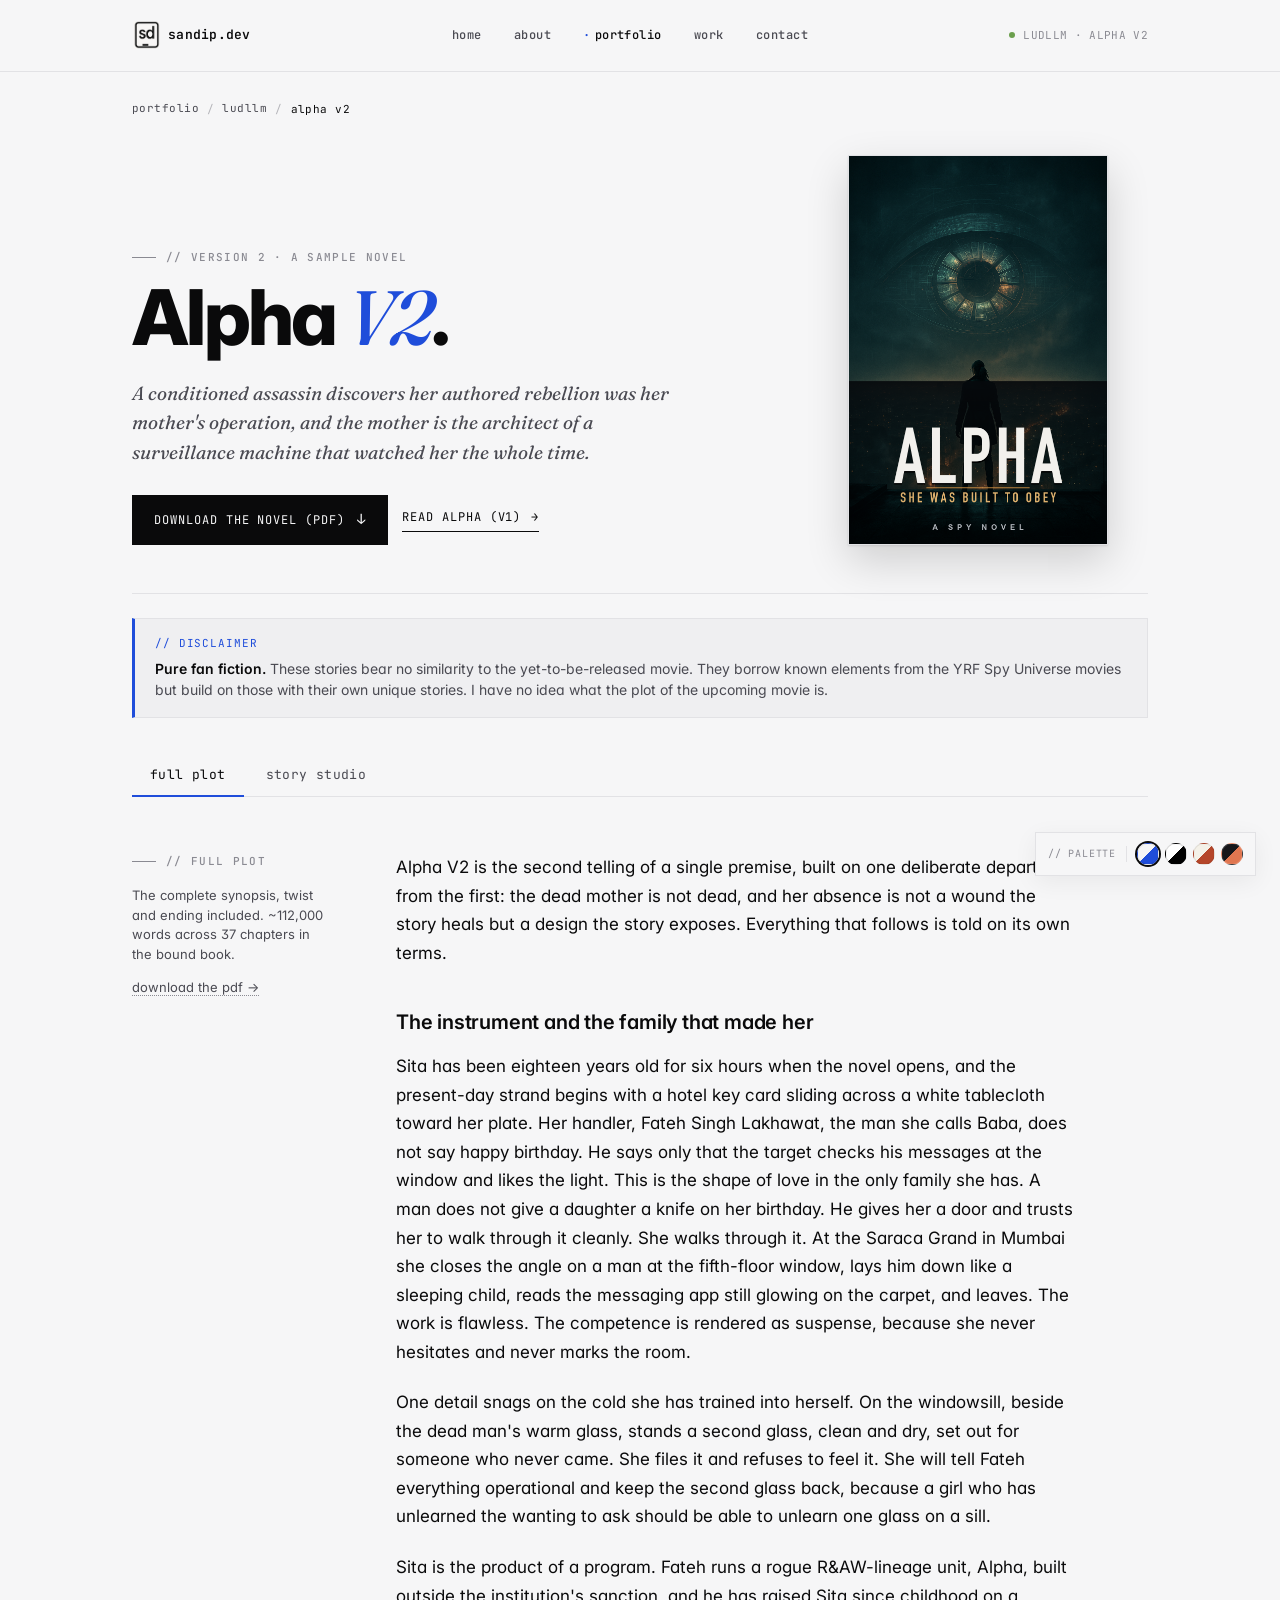
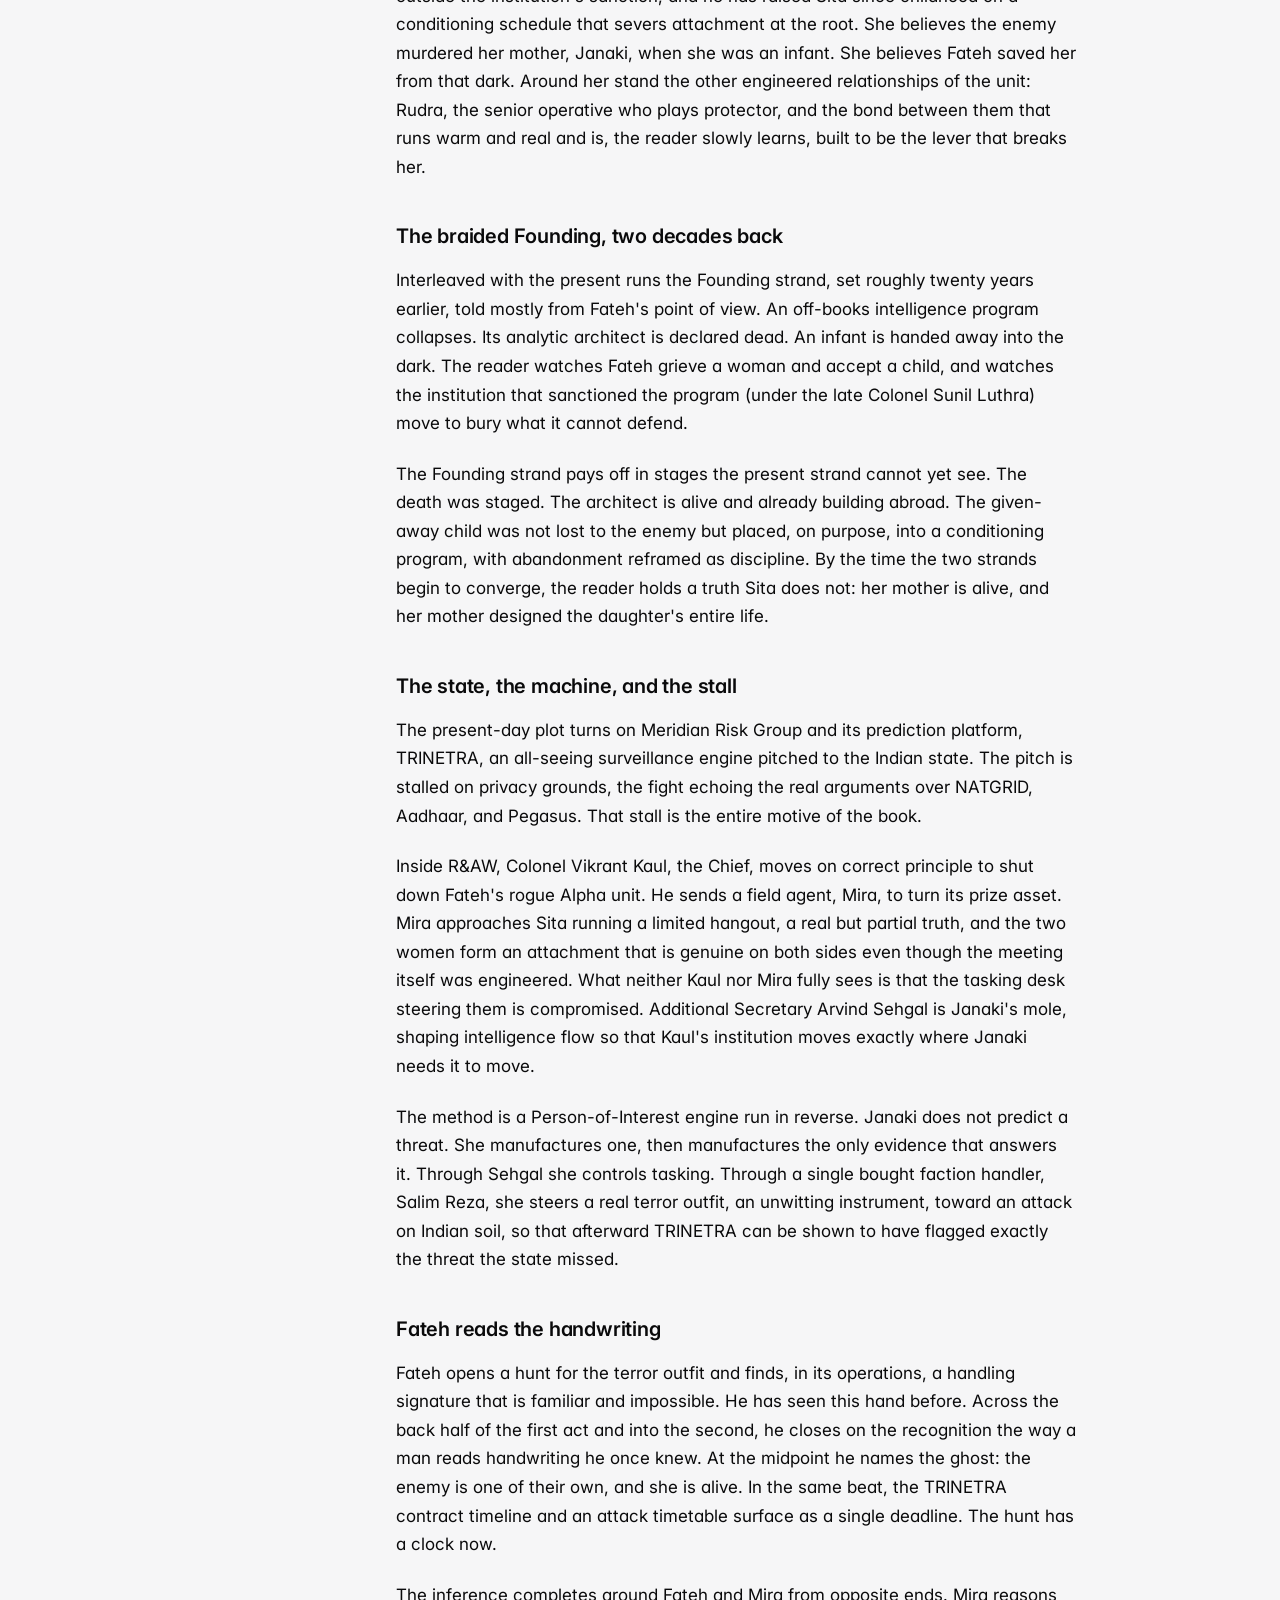
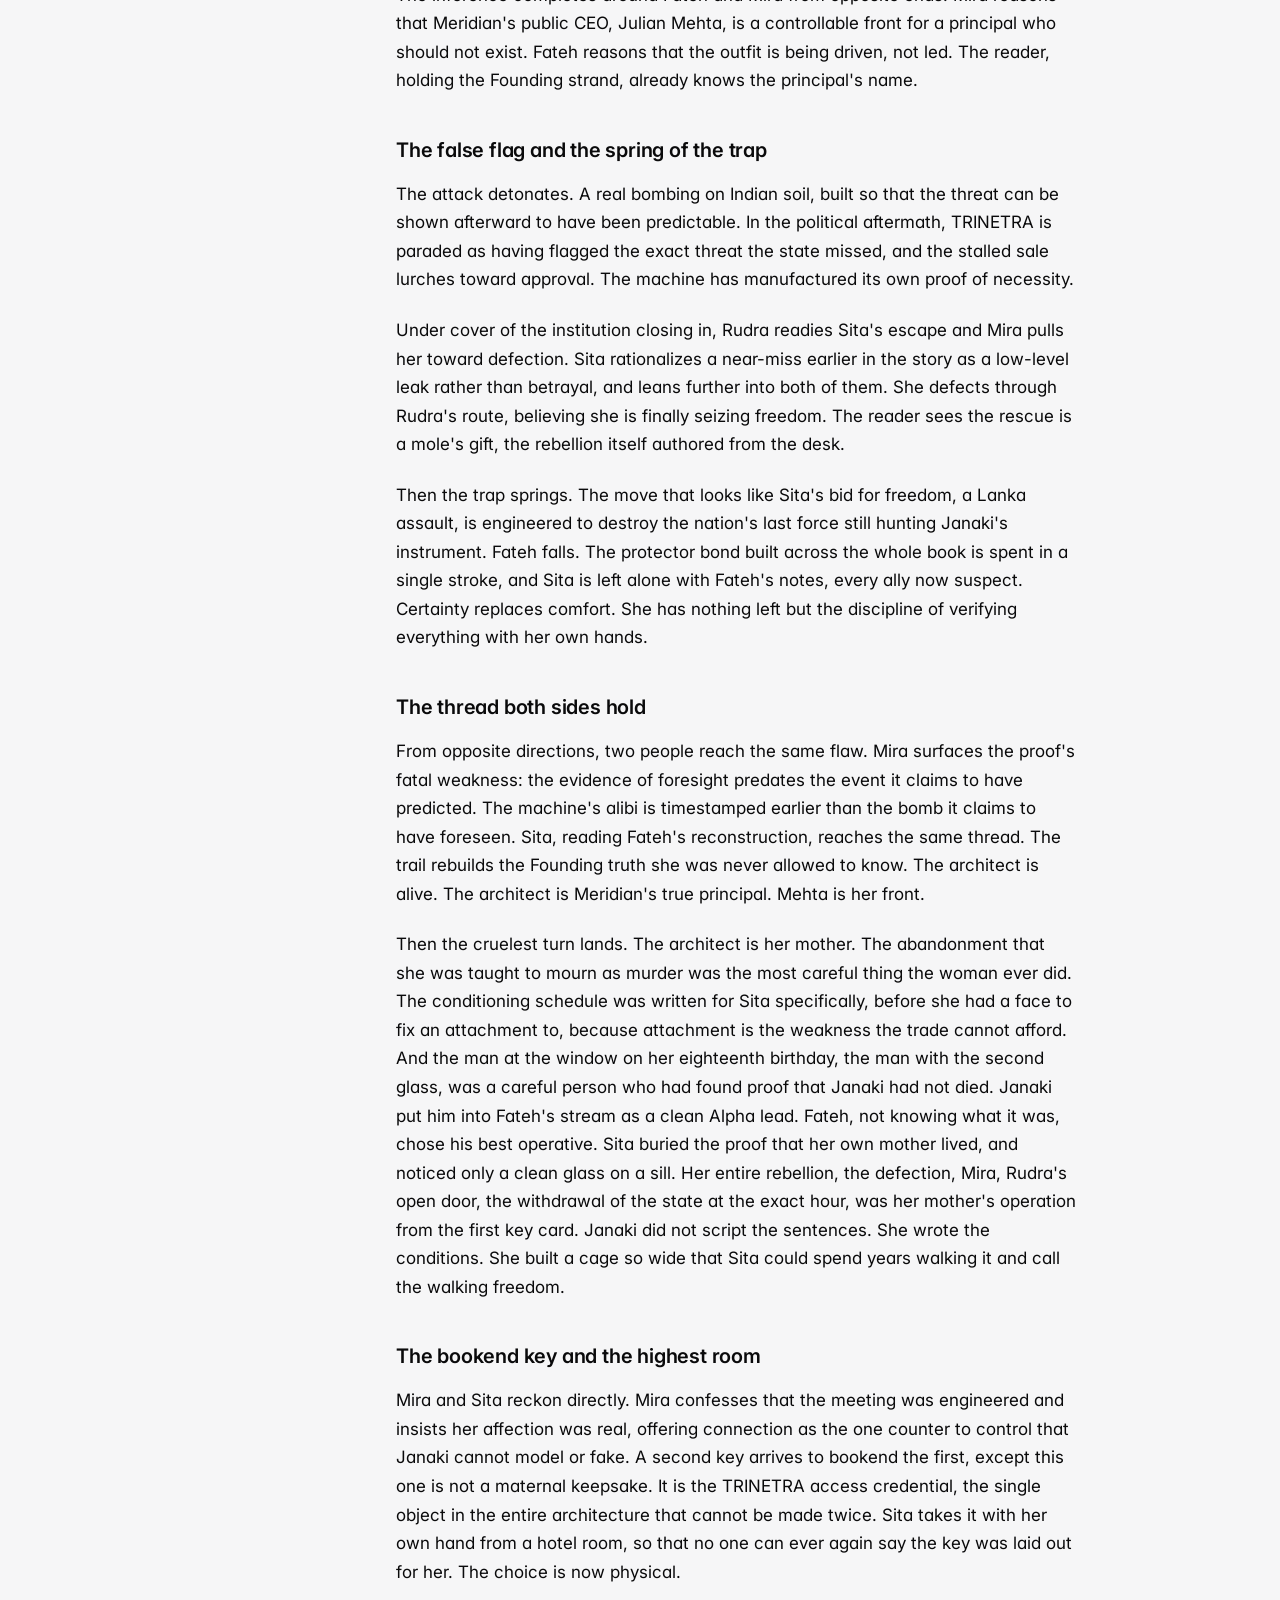
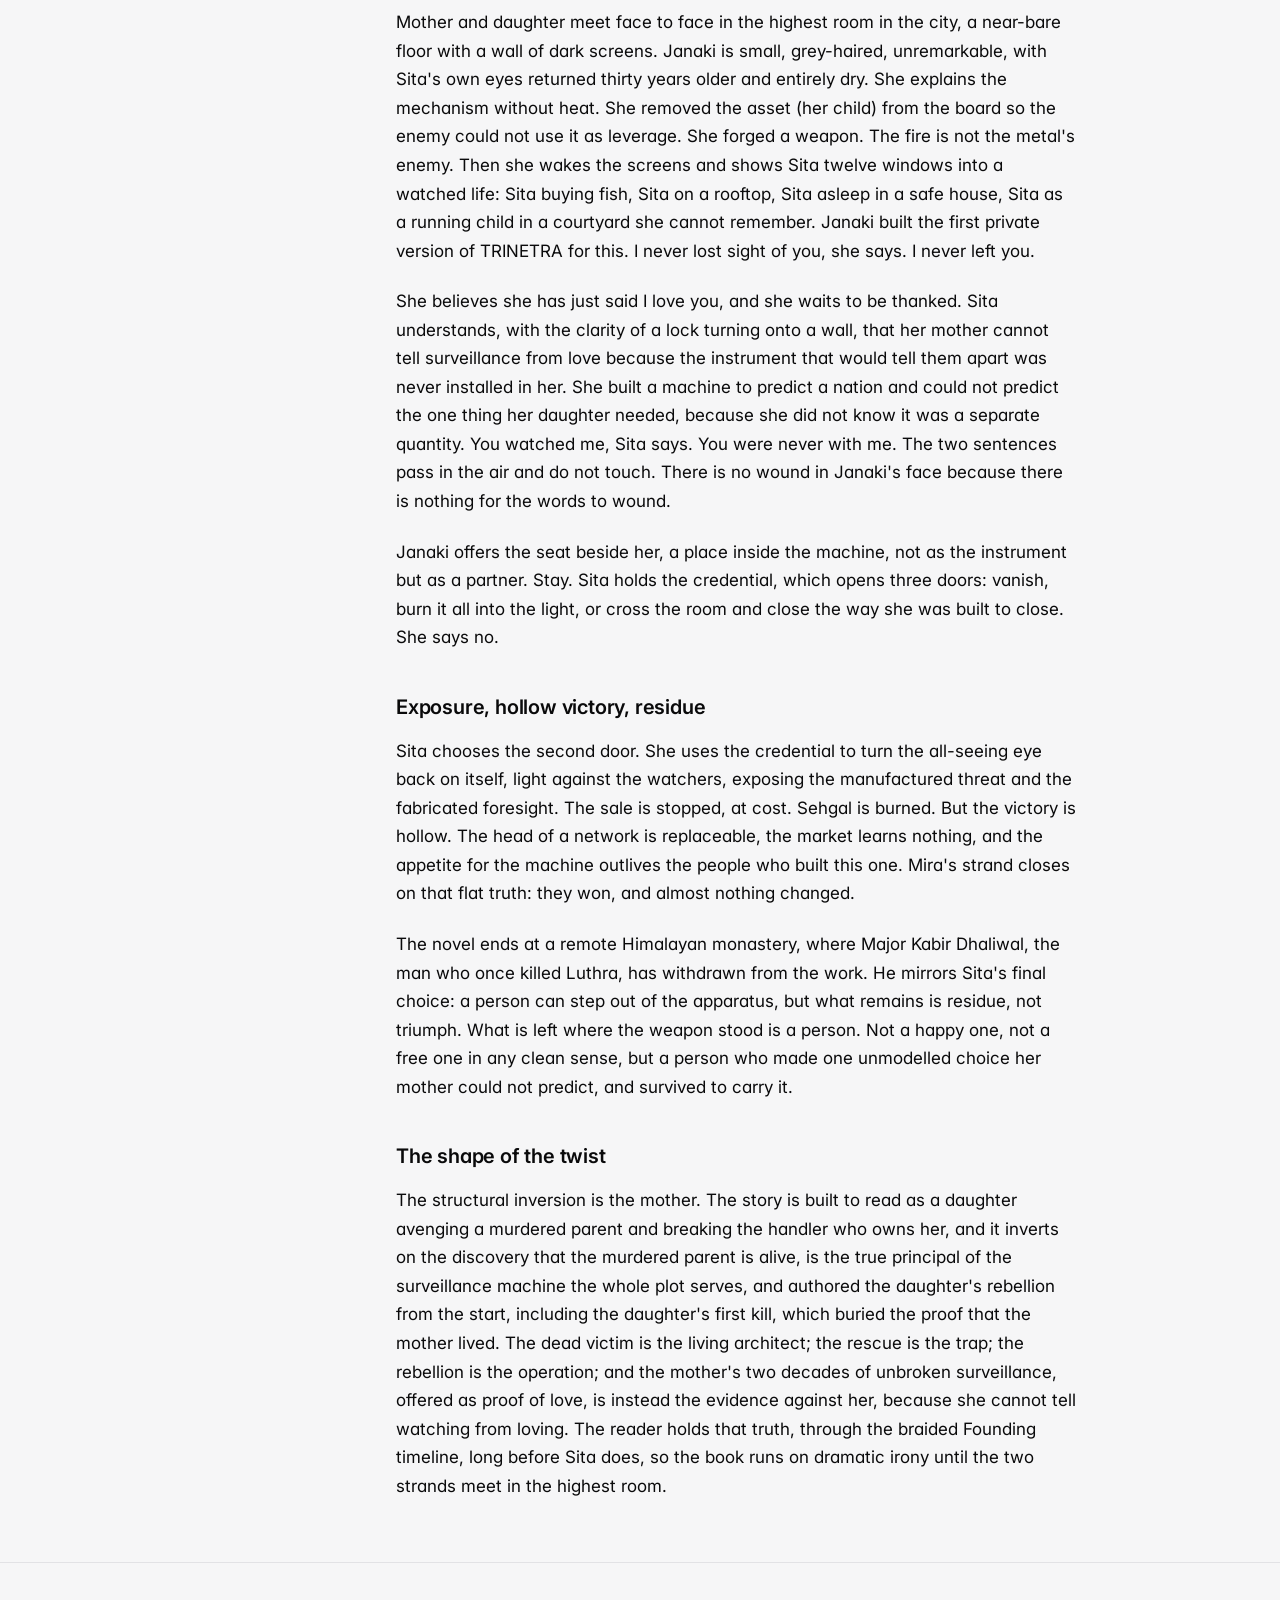
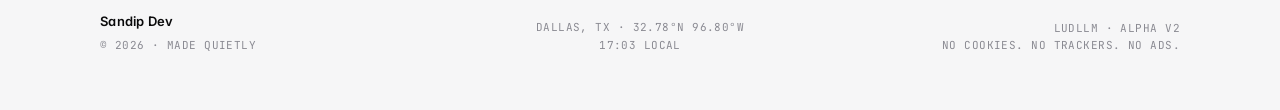
<file: portfolio/LudLLM/alpha-v2/index.html>
<!DOCTYPE html>
<html lang="en">
<head>
<meta charset="UTF-8">
<meta name="viewport" content="width=device-width, initial-scale=1.0">
<title>Alpha V2 — full plot &amp; interactive story studio · LudLLM · Sandip Dev</title>
<meta name="description" content="Alpha V2, a sample novel written by LudLLM: the complete plot synopsis and an interactive story graph showing who knew what, and when.">
<link rel="icon" type="image/svg+xml" href="/favicon.svg">
<link rel="preconnect" href="https://fonts.googleapis.com">
<link rel="preconnect" href="https://fonts.gstatic.com" crossorigin>
<link href="https://fonts.googleapis.com/css2?family=Inter:wght@400;500;600;700;800;900&family=JetBrains+Mono:wght@400;500;600&family=Fraunces:opsz,wght@9..144,400;9..144,500;9..144,600&display=swap" rel="stylesheet">
<link rel="stylesheet" href="/portfolio/LudLLM/ludllm.css">
</head>
<body>

<header class="site">
  <div class="header-inner">
    <a class="logo" href="/">
      <span class="logo-mark" aria-hidden="true"></span>
      <span>sandip.dev</span>
    </a>
    <nav class="primary">
      <a href="/#/home">home</a>
      <a href="/#/about">about</a>
      <a href="/#/portfolio" class="active">portfolio</a>
      <a href="/#/resume">work</a>
      <a href="/#/contact">contact</a>
    </nav>
    <div class="header-meta">
      <span class="status-dot"></span>
      <span>ludLLM · Alpha V2</span>
    </div>
  </div>
</header>

<main>
<section class="page">

  <div class="crumb">
    <a href="/#/portfolio">portfolio</a>
    <span class="sep">/</span>
    <a href="/portfolio/LudLLM/">LudLLM</a>
    <span class="sep">/</span>
    <span class="here">Alpha V2</span>
  </div>

  <div class="lud-hero">
    <div>
      <div class="label">// version 2 · a sample novel</div>
      <h1>Alpha <em>V2</em>.</h1>
      <p class="lead" style="font-family:'Fraunces',serif; font-style:italic;">
        A conditioned assassin discovers her authored rebellion was her mother's operation, and
        the mother is the architect of a surveillance machine that watched her the whole time.
      </p>
      <div class="btn-row" style="margin-top:28px;">
        <a class="download-btn" href="/portfolio/LudLLM/assets/pdf/Alpha-V2.pdf" download>
          <span>Download the novel (PDF)</span><span class="arrow">↓</span>
        </a>
        <a class="cta-link" href="/portfolio/LudLLM/alpha/">Read Alpha (v1) <span>→</span></a>
      </div>
    </div>
    <div class="lud-hero-aside">
      <span class="cover"><img src="/portfolio/LudLLM/assets/images/alpha-v2-cover.png" alt="Alpha V2 cover" loading="lazy"></span>
    </div>
  </div>

  <!-- Disclaimer -->
  <div class="disclaimer">
    <span class="dl-label">// disclaimer</span>
    <strong>Pure fan fiction.</strong> These stories bear no similarity to the yet-to-be-released movie. They borrow known elements from the YRF Spy Universe movies but build on those with their own unique stories. I have no idea what the plot of the upcoming movie is.
  </div>

  <!-- ─── Tabs ─── -->
  <div class="tabs" role="tablist">
    <button class="tab" data-tab="plot" role="tab">full plot</button>
    <button class="tab" data-tab="studio" role="tab">story studio</button>
  </div>

  <!-- Tab 1: full plot -->
  <div class="tabpanel plot" data-tab="plot" role="tabpanel">
    <div class="article">
      <aside class="article-rail">
        <div class="label">// full plot</div>
        <p class="rail-note">
          The complete synopsis, twist and ending included. ~112,000 words across 37 chapters
          in the bound book.
        </p>
        <p class="rail-note" style="margin-top:14px;">
          <a href="/portfolio/LudLLM/assets/pdf/Alpha-V2.pdf" download>download the pdf →</a>
        </p>
      </aside>

      <article class="prose">
        <p>Alpha V2 is the second telling of a single premise, built on one deliberate departure from the first: the dead mother is not dead, and her absence is not a wound the story heals but a design the story exposes. Everything that follows is told on its own terms.</p>

        <h3>The instrument and the family that made her</h3>
        <p>Sita has been eighteen years old for six hours when the novel opens, and the present-day strand begins with a hotel key card sliding across a white tablecloth toward her plate. Her handler, Fateh Singh Lakhawat, the man she calls Baba, does not say happy birthday. He says only that the target checks his messages at the window and likes the light. This is the shape of love in the only family she has. A man does not give a daughter a knife on her birthday. He gives her a door and trusts her to walk through it cleanly. She walks through it. At the Saraca Grand in Mumbai she closes the angle on a man at the fifth-floor window, lays him down like a sleeping child, reads the messaging app still glowing on the carpet, and leaves. The work is flawless. The competence is rendered as suspense, because she never hesitates and never marks the room.</p>
        <p>One detail snags on the cold she has trained into herself. On the windowsill, beside the dead man's warm glass, stands a second glass, clean and dry, set out for someone who never came. She files it and refuses to feel it. She will tell Fateh everything operational and keep the second glass back, because a girl who has unlearned the wanting to ask should be able to unlearn one glass on a sill.</p>
        <p>Sita is the product of a program. Fateh runs a rogue R&amp;AW-lineage unit, Alpha, built outside the institution's sanction, and he has raised Sita since childhood on a conditioning schedule that severs attachment at the root. She believes the enemy murdered her mother, Janaki, when she was an infant. She believes Fateh saved her from that dark. Around her stand the other engineered relationships of the unit: Rudra, the senior operative who plays protector, and the bond between them that runs warm and real and is, the reader slowly learns, built to be the lever that breaks her.</p>

        <h3>The braided Founding, two decades back</h3>
        <p>Interleaved with the present runs the Founding strand, set roughly twenty years earlier, told mostly from Fateh's point of view. An off-books intelligence program collapses. Its analytic architect is declared dead. An infant is handed away into the dark. The reader watches Fateh grieve a woman and accept a child, and watches the institution that sanctioned the program (under the late Colonel Sunil Luthra) move to bury what it cannot defend.</p>
        <p>The Founding strand pays off in stages the present strand cannot yet see. The death was staged. The architect is alive and already building abroad. The given-away child was not lost to the enemy but placed, on purpose, into a conditioning program, with abandonment reframed as discipline. By the time the two strands begin to converge, the reader holds a truth Sita does not: her mother is alive, and her mother designed the daughter's entire life.</p>

        <h3>The state, the machine, and the stall</h3>
        <p>The present-day plot turns on Meridian Risk Group and its prediction platform, TRINETRA, an all-seeing surveillance engine pitched to the Indian state. The pitch is stalled on privacy grounds, the fight echoing the real arguments over NATGRID, Aadhaar, and Pegasus. That stall is the entire motive of the book.</p>
        <p>Inside R&amp;AW, Colonel Vikrant Kaul, the Chief, moves on correct principle to shut down Fateh's rogue Alpha unit. He sends a field agent, Mira, to turn its prize asset. Mira approaches Sita running a limited hangout, a real but partial truth, and the two women form an attachment that is genuine on both sides even though the meeting itself was engineered. What neither Kaul nor Mira fully sees is that the tasking desk steering them is compromised. Additional Secretary Arvind Sehgal is Janaki's mole, shaping intelligence flow so that Kaul's institution moves exactly where Janaki needs it to move.</p>
        <p>The method is a Person-of-Interest engine run in reverse. Janaki does not predict a threat. She manufactures one, then manufactures the only evidence that answers it. Through Sehgal she controls tasking. Through a single bought faction handler, Salim Reza, she steers a real terror outfit, an unwitting instrument, toward an attack on Indian soil, so that afterward TRINETRA can be shown to have flagged exactly the threat the state missed.</p>

        <h3>Fateh reads the handwriting</h3>
        <p>Fateh opens a hunt for the terror outfit and finds, in its operations, a handling signature that is familiar and impossible. He has seen this hand before. Across the back half of the first act and into the second, he closes on the recognition the way a man reads handwriting he once knew. At the midpoint he names the ghost: the enemy is one of their own, and she is alive. In the same beat, the TRINETRA contract timeline and an attack timetable surface as a single deadline. The hunt has a clock now.</p>
        <p>The inference completes around Fateh and Mira from opposite ends. Mira reasons that Meridian's public CEO, Julian Mehta, is a controllable front for a principal who should not exist. Fateh reasons that the outfit is being driven, not led. The reader, holding the Founding strand, already knows the principal's name.</p>

        <h3>The false flag and the spring of the trap</h3>
        <p>The attack detonates. A real bombing on Indian soil, built so that the threat can be shown afterward to have been predictable. In the political aftermath, TRINETRA is paraded as having flagged the exact threat the state missed, and the stalled sale lurches toward approval. The machine has manufactured its own proof of necessity.</p>
        <p>Under cover of the institution closing in, Rudra readies Sita's escape and Mira pulls her toward defection. Sita rationalizes a near-miss earlier in the story as a low-level leak rather than betrayal, and leans further into both of them. She defects through Rudra's route, believing she is finally seizing freedom. The reader sees the rescue is a mole's gift, the rebellion itself authored from the desk.</p>
        <p>Then the trap springs. The move that looks like Sita's bid for freedom, a Lanka assault, is engineered to destroy the nation's last force still hunting Janaki's instrument. Fateh falls. The protector bond built across the whole book is spent in a single stroke, and Sita is left alone with Fateh's notes, every ally now suspect. Certainty replaces comfort. She has nothing left but the discipline of verifying everything with her own hands.</p>

        <h3>The thread both sides hold</h3>
        <p>From opposite directions, two people reach the same flaw. Mira surfaces the proof's fatal weakness: the evidence of foresight predates the event it claims to have predicted. The machine's alibi is timestamped earlier than the bomb it claims to have foreseen. Sita, reading Fateh's reconstruction, reaches the same thread. The trail rebuilds the Founding truth she was never allowed to know. The architect is alive. The architect is Meridian's true principal. Mehta is her front.</p>
        <p>Then the cruelest turn lands. The architect is her mother. The abandonment that she was taught to mourn as murder was the most careful thing the woman ever did. The conditioning schedule was written for Sita specifically, before she had a face to fix an attachment to, because attachment is the weakness the trade cannot afford. And the man at the window on her eighteenth birthday, the man with the second glass, was a careful person who had found proof that Janaki had not died. Janaki put him into Fateh's stream as a clean Alpha lead. Fateh, not knowing what it was, chose his best operative. Sita buried the proof that her own mother lived, and noticed only a clean glass on a sill. Her entire rebellion, the defection, Mira, Rudra's open door, the withdrawal of the state at the exact hour, was her mother's operation from the first key card. Janaki did not script the sentences. She wrote the conditions. She built a cage so wide that Sita could spend years walking it and call the walking freedom.</p>

        <h3>The bookend key and the highest room</h3>
        <p>Mira and Sita reckon directly. Mira confesses that the meeting was engineered and insists her affection was real, offering connection as the one counter to control that Janaki cannot model or fake. A second key arrives to bookend the first, except this one is not a maternal keepsake. It is the TRINETRA access credential, the single object in the entire architecture that cannot be made twice. Sita takes it with her own hand from a hotel room, so that no one can ever again say the key was laid out for her. The choice is now physical.</p>
        <p>Mother and daughter meet face to face in the highest room in the city, a near-bare floor with a wall of dark screens. Janaki is small, grey-haired, unremarkable, with Sita's own eyes returned thirty years older and entirely dry. She explains the mechanism without heat. She removed the asset (her child) from the board so the enemy could not use it as leverage. She forged a weapon. The fire is not the metal's enemy. Then she wakes the screens and shows Sita twelve windows into a watched life: Sita buying fish, Sita on a rooftop, Sita asleep in a safe house, Sita as a running child in a courtyard she cannot remember. Janaki built the first private version of TRINETRA for this. I never lost sight of you, she says. I never left you.</p>
        <p>She believes she has just said I love you, and she waits to be thanked. Sita understands, with the clarity of a lock turning onto a wall, that her mother cannot tell surveillance from love because the instrument that would tell them apart was never installed in her. She built a machine to predict a nation and could not predict the one thing her daughter needed, because she did not know it was a separate quantity. You watched me, Sita says. You were never with me. The two sentences pass in the air and do not touch. There is no wound in Janaki's face because there is nothing for the words to wound.</p>
        <p>Janaki offers the seat beside her, a place inside the machine, not as the instrument but as a partner. Stay. Sita holds the credential, which opens three doors: vanish, burn it all into the light, or cross the room and close the way she was built to close. She says no.</p>

        <h3>Exposure, hollow victory, residue</h3>
        <p>Sita chooses the second door. She uses the credential to turn the all-seeing eye back on itself, light against the watchers, exposing the manufactured threat and the fabricated foresight. The sale is stopped, at cost. Sehgal is burned. But the victory is hollow. The head of a network is replaceable, the market learns nothing, and the appetite for the machine outlives the people who built this one. Mira's strand closes on that flat truth: they won, and almost nothing changed.</p>
        <p>The novel ends at a remote Himalayan monastery, where Major Kabir Dhaliwal, the man who once killed Luthra, has withdrawn from the work. He mirrors Sita's final choice: a person can step out of the apparatus, but what remains is residue, not triumph. What is left where the weapon stood is a person. Not a happy one, not a free one in any clean sense, but a person who made one unmodelled choice her mother could not predict, and survived to carry it.</p>

        <h3>The shape of the twist</h3>
        <p>The structural inversion is the mother. The story is built to read as a daughter avenging a murdered parent and breaking the handler who owns her, and it inverts on the discovery that the murdered parent is alive, is the true principal of the surveillance machine the whole plot serves, and authored the daughter's rebellion from the start, including the daughter's first kill, which buried the proof that the mother lived. The dead victim is the living architect; the rescue is the trap; the rebellion is the operation; and the mother's two decades of unbroken surveillance, offered as proof of love, is instead the evidence against her, because she cannot tell watching from loving. The reader holds that truth, through the braided Founding timeline, long before Sita does, so the book runs on dramatic irony until the two strands meet in the highest room.</p>
      </article>
    </div>
  </div>

  <!-- Tab 2: story studio -->
  <div class="tabpanel" data-tab="studio" role="tabpanel">
    <div class="studio-actions">
      <a class="newtab-btn" href="/portfolio/LudLLM/assets/studio/alpha-v2/studio.html" target="_blank" rel="noopener">Open story studio in new tab <span>↗</span></a>
    </div>
    <iframe class="tab-studio-frame" data-src="/portfolio/LudLLM/assets/studio/alpha-v2/studio.html" title="Alpha V2 interactive story graph and dossiers"></iframe>
    <p class="tab-studio-note">
      Drag the chapter slider to resolve every character's knowledge at that point in the book;
      the Dossiers tab opens the classified character files. Designed for desktop width.
    </p>
  </div>

</section>
</main>

<footer class="site">
  <div class="footer-inner">
    <div class="footer-mark">
      <span class="big">Sandip Dev</span>
      <span>© 2026 · made quietly</span>
    </div>
    <div class="footer-center">
      Dallas, TX · 32.78°N 96.80°W<br>
      <span id="local-time">— : — local</span>
    </div>
    <div class="footer-right">
      ludLLM · Alpha V2<br>
      no cookies. no trackers. no ads.
    </div>
  </div>
</footer>

<div class="palette-switcher">
  <span class="ps-label">// palette</span>
  <div class="swatches">
    <span class="swatch active" data-pal="fog"   title="Cool Fog · Linear-ish"></span>
    <span class="swatch"        data-pal="white" title="True White · Vercel docs"></span>
    <span class="swatch"        data-pal="paper" title="Warm Paper · the cream I shipped first"></span>
    <span class="swatch"        data-pal="ink"   title="Dark / Ink"></span>
  </div>
</div>

<script src="/portfolio/LudLLM/ludllm.js"></script>
</body>
</html>
</file>
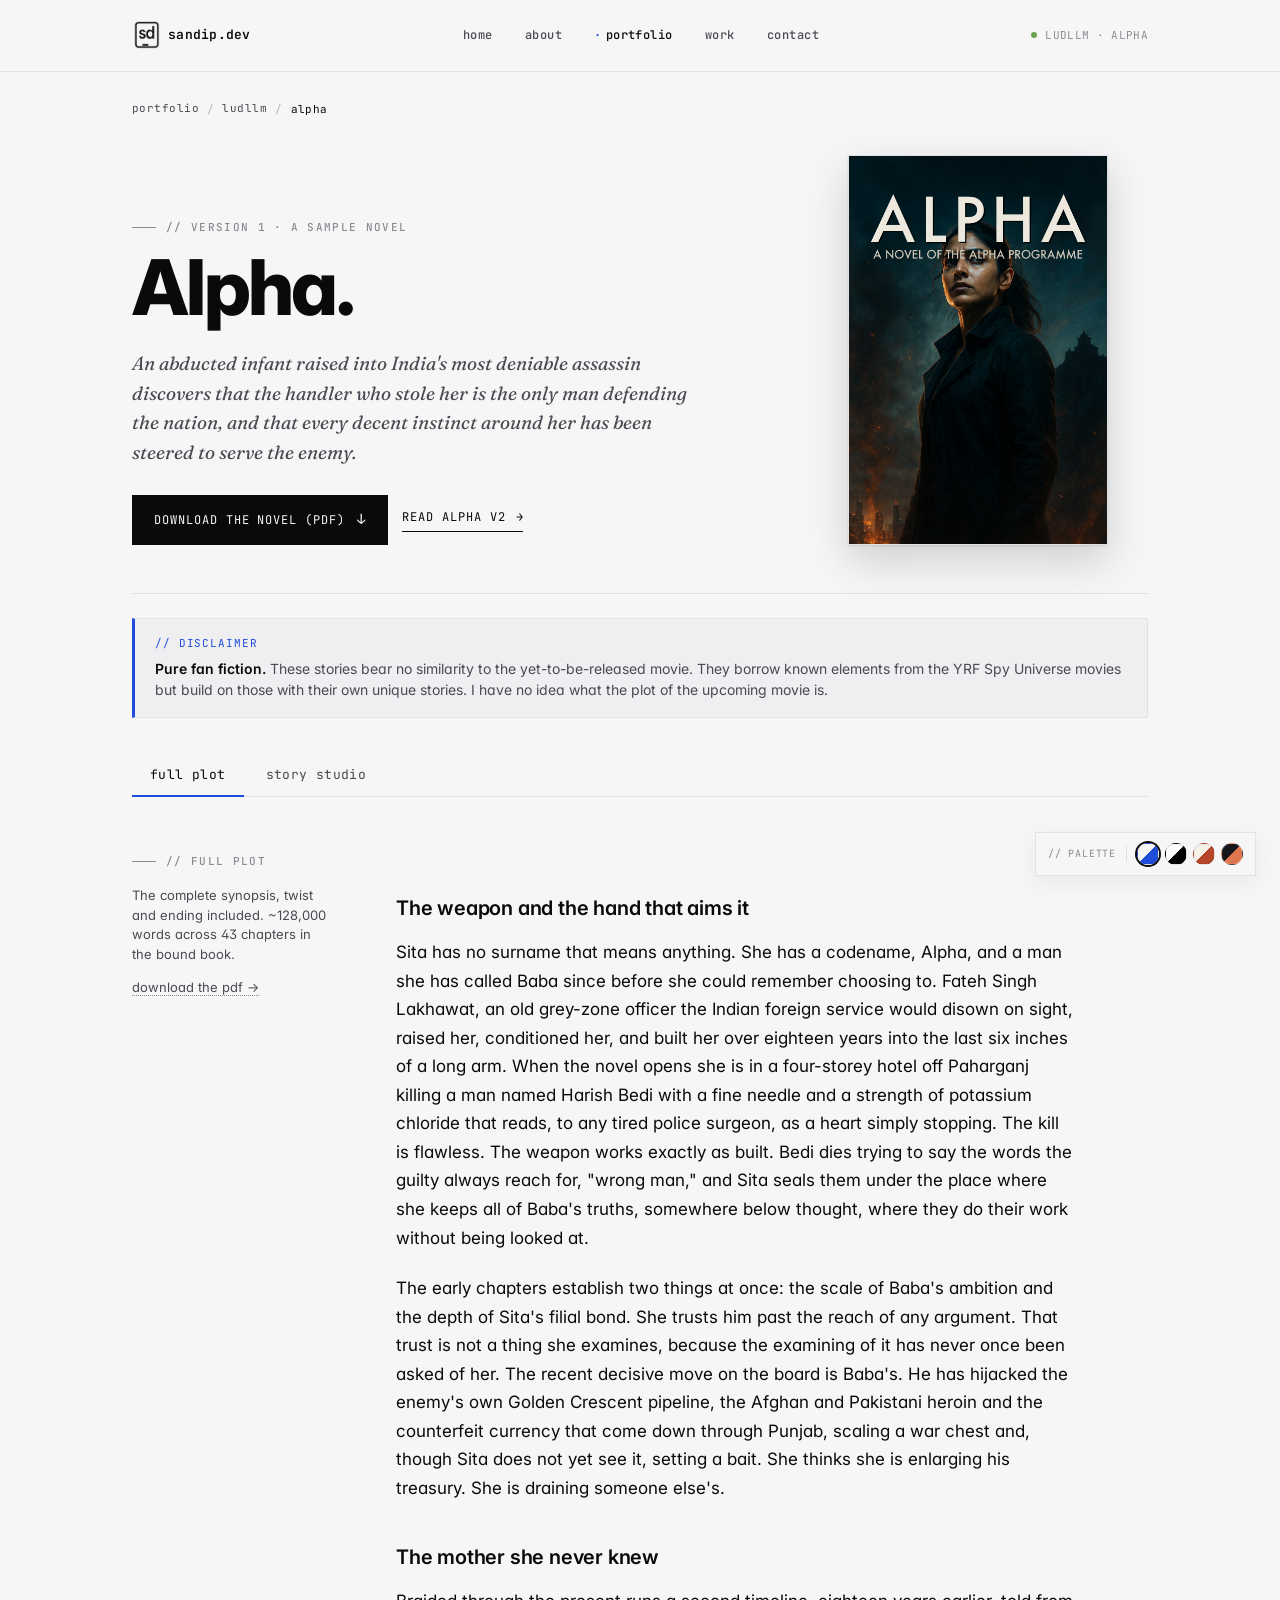
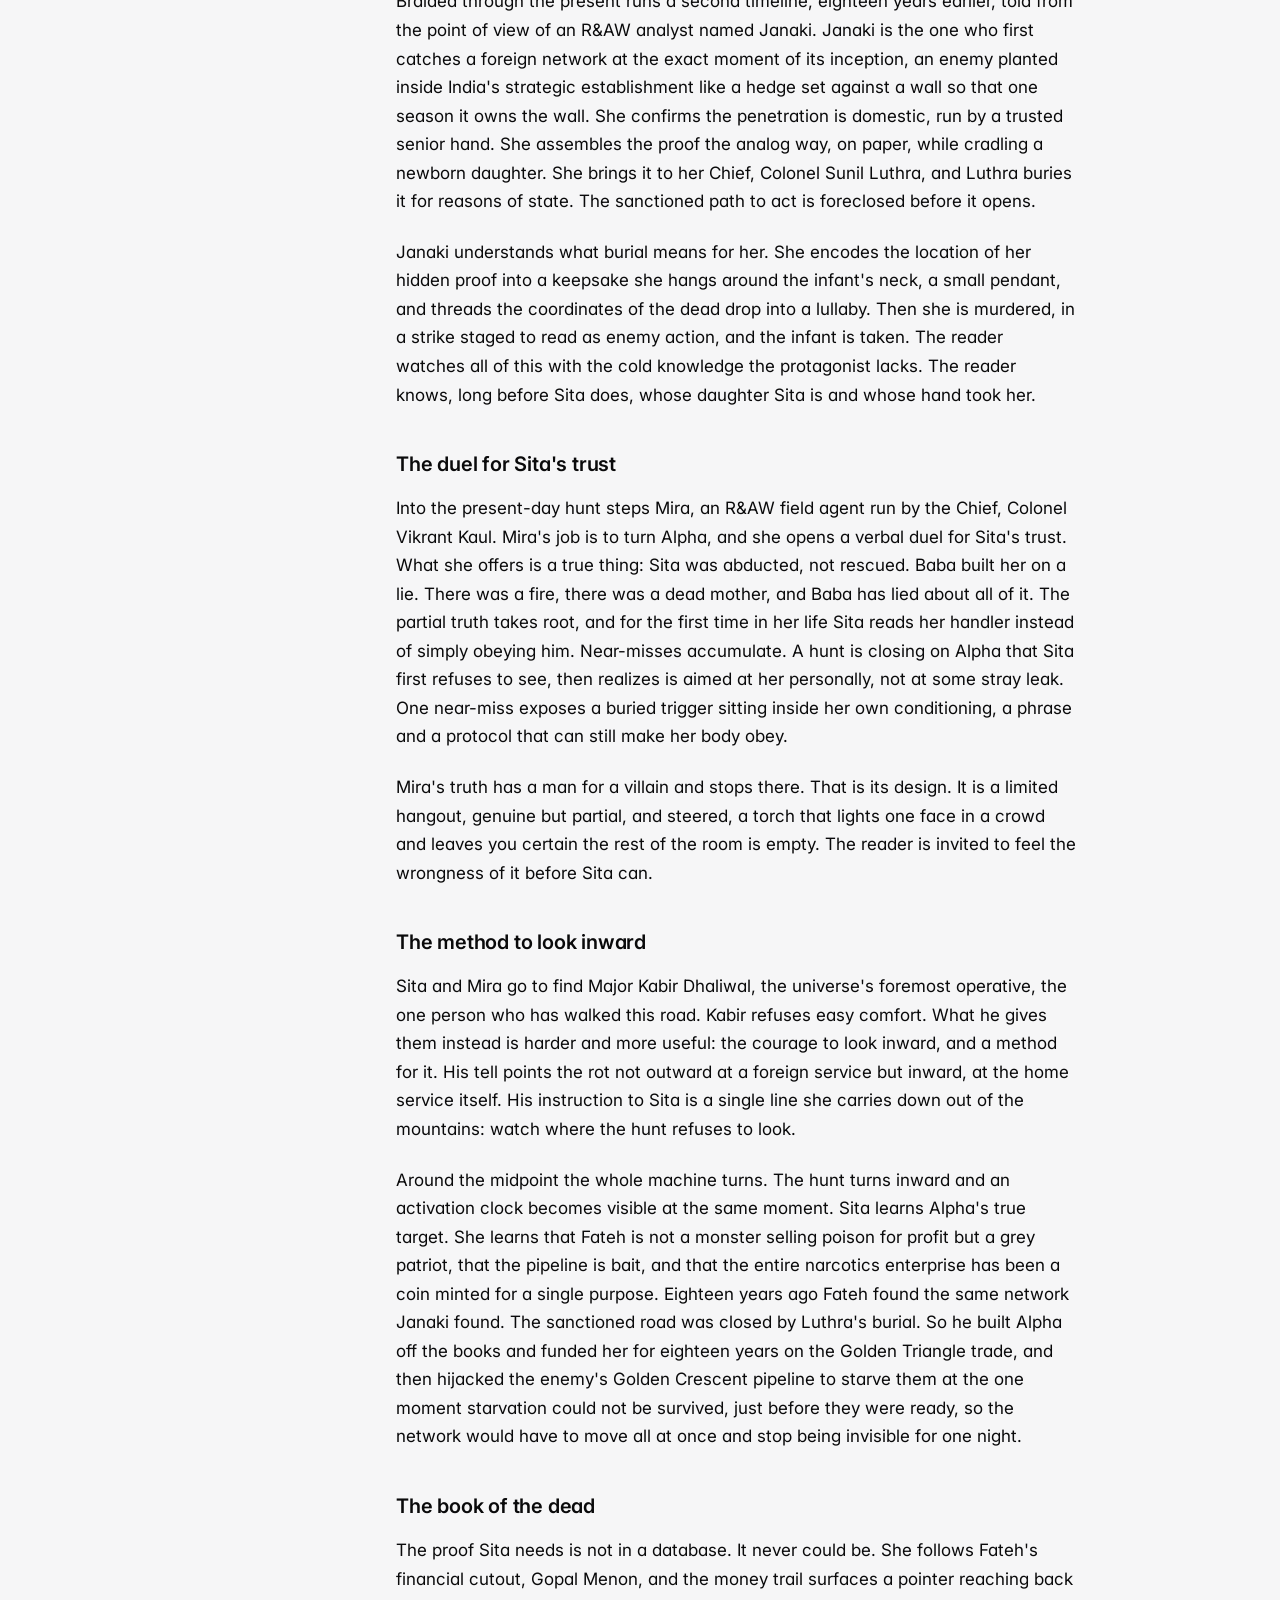
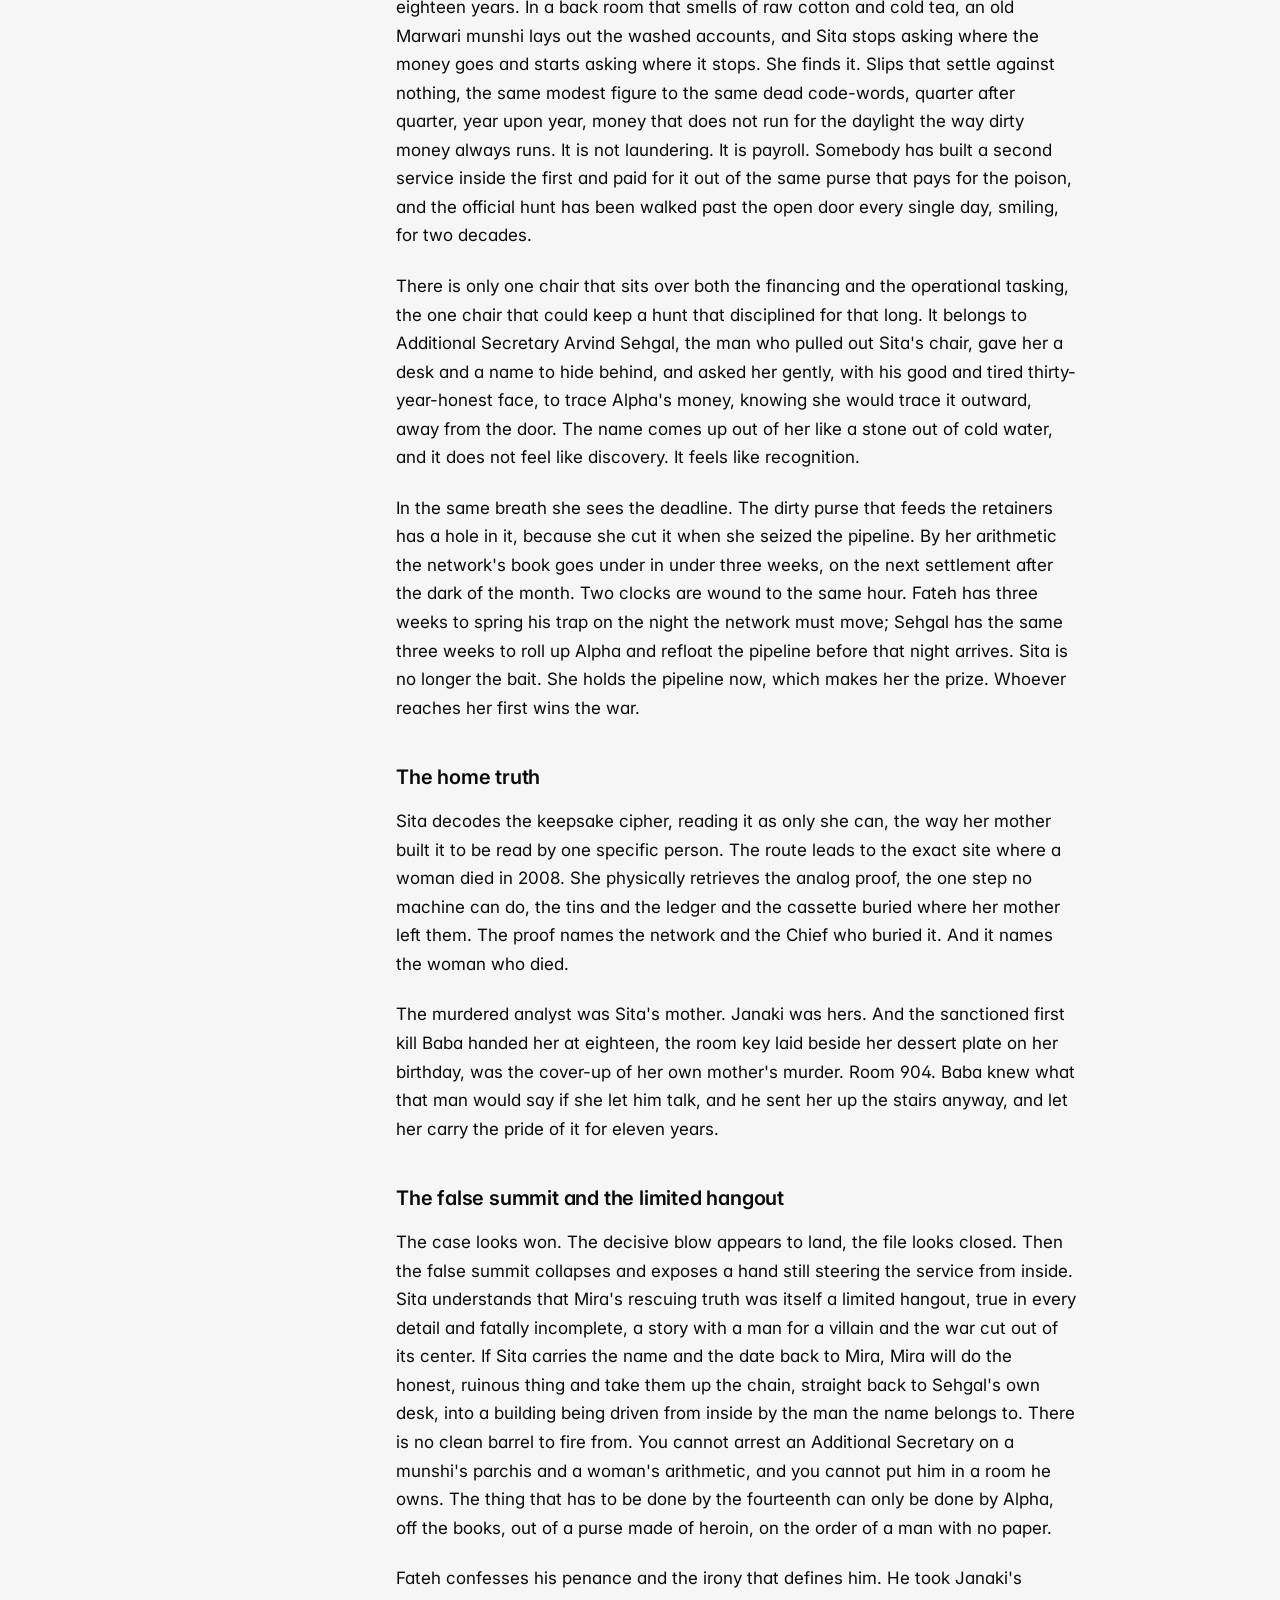
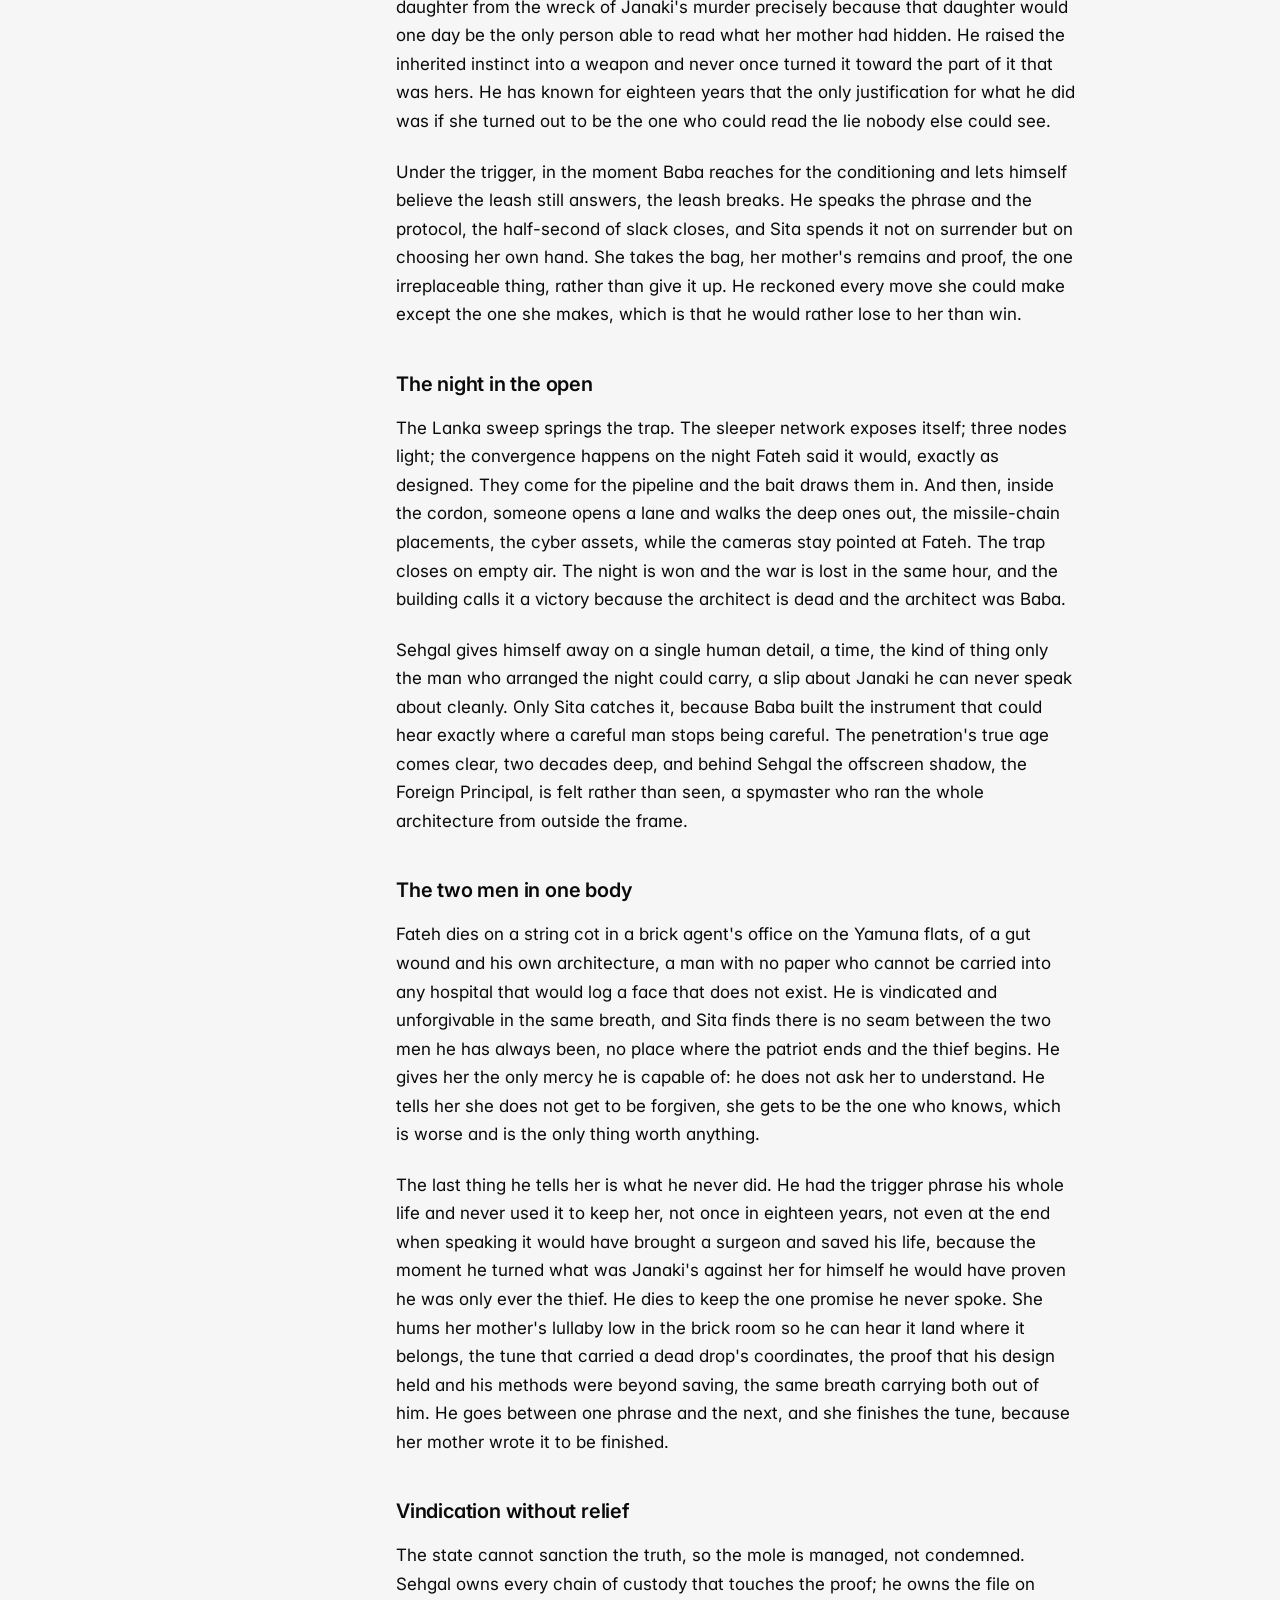
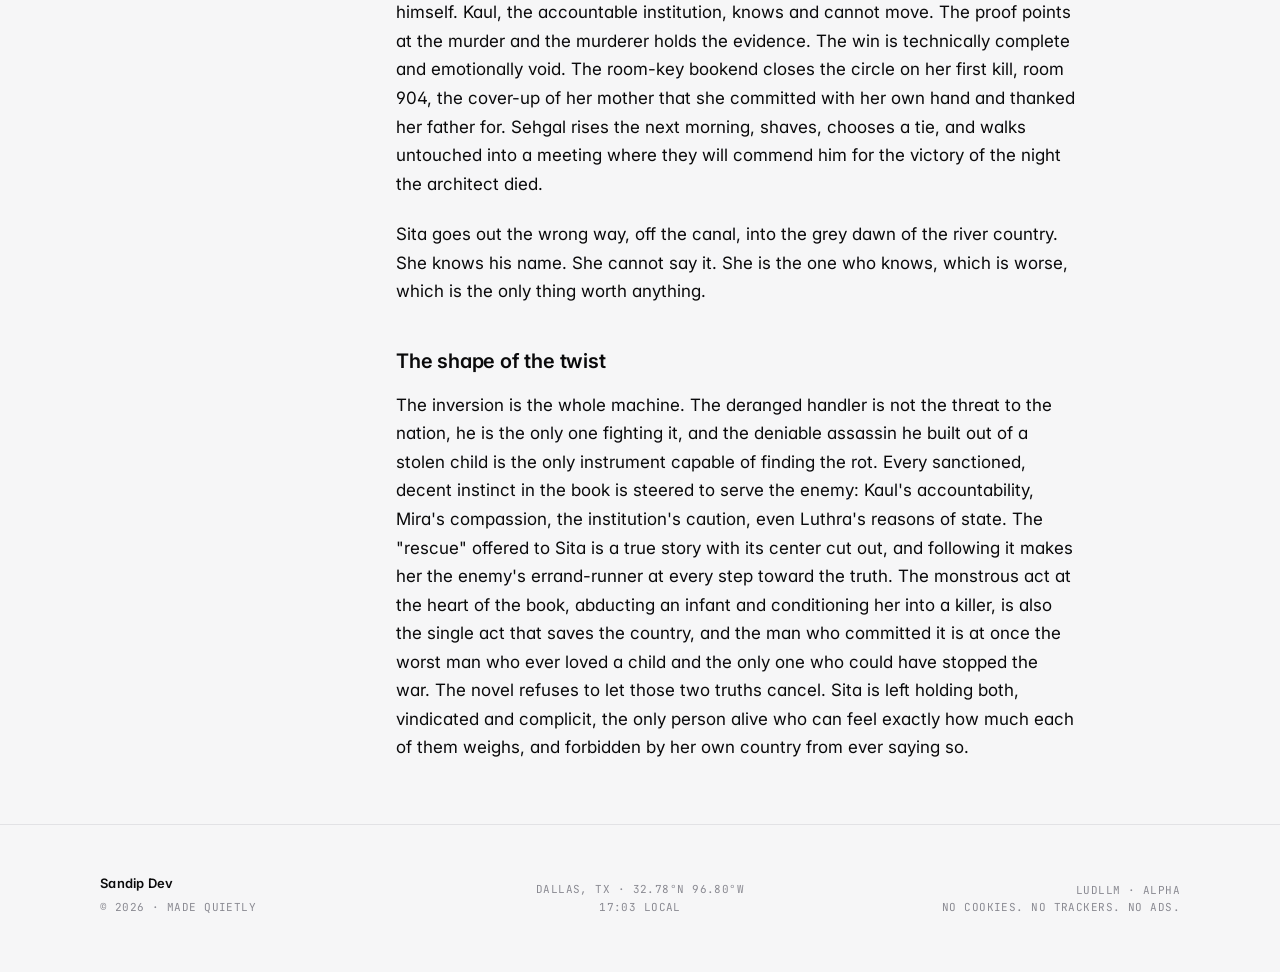
<file: portfolio/LudLLM/alpha/index.html>
<!DOCTYPE html>
<html lang="en">
<head>
<meta charset="UTF-8">
<meta name="viewport" content="width=device-width, initial-scale=1.0">
<title>Alpha — full plot &amp; interactive story studio · LudLLM · Sandip Dev</title>
<meta name="description" content="Alpha, a sample novel written by LudLLM: the complete plot synopsis and an interactive story graph showing who knew what, and when.">
<link rel="icon" type="image/svg+xml" href="/favicon.svg">
<link rel="preconnect" href="https://fonts.googleapis.com">
<link rel="preconnect" href="https://fonts.gstatic.com" crossorigin>
<link href="https://fonts.googleapis.com/css2?family=Inter:wght@400;500;600;700;800;900&family=JetBrains+Mono:wght@400;500;600&family=Fraunces:opsz,wght@9..144,400;9..144,500;9..144,600&display=swap" rel="stylesheet">
<link rel="stylesheet" href="/portfolio/LudLLM/ludllm.css">
</head>
<body>

<header class="site">
  <div class="header-inner">
    <a class="logo" href="/">
      <span class="logo-mark" aria-hidden="true"></span>
      <span>sandip.dev</span>
    </a>
    <nav class="primary">
      <a href="/#/home">home</a>
      <a href="/#/about">about</a>
      <a href="/#/portfolio" class="active">portfolio</a>
      <a href="/#/resume">work</a>
      <a href="/#/contact">contact</a>
    </nav>
    <div class="header-meta">
      <span class="status-dot"></span>
      <span>ludLLM · Alpha</span>
    </div>
  </div>
</header>

<main>
<section class="page">

  <div class="crumb">
    <a href="/#/portfolio">portfolio</a>
    <span class="sep">/</span>
    <a href="/portfolio/LudLLM/">LudLLM</a>
    <span class="sep">/</span>
    <span class="here">Alpha</span>
  </div>

  <div class="lud-hero">
    <div>
      <div class="label">// version 1 · a sample novel</div>
      <h1>Alpha.</h1>
      <p class="lead" style="font-family:'Fraunces',serif; font-style:italic;">
        An abducted infant raised into India's most deniable assassin discovers that the
        handler who stole her is the only man defending the nation, and that every decent
        instinct around her has been steered to serve the enemy.
      </p>
      <div class="btn-row" style="margin-top:28px;">
        <a class="download-btn" href="/portfolio/LudLLM/assets/pdf/Alpha.pdf" download>
          <span>Download the novel (PDF)</span><span class="arrow">↓</span>
        </a>
        <a class="cta-link" href="/portfolio/LudLLM/alpha-v2/">Read Alpha V2 <span>→</span></a>
      </div>
    </div>
    <div class="lud-hero-aside">
      <span class="cover"><img src="/portfolio/LudLLM/assets/images/alpha-cover.png" alt="Alpha cover" loading="lazy"></span>
    </div>
  </div>

  <!-- Disclaimer -->
  <div class="disclaimer">
    <span class="dl-label">// disclaimer</span>
    <strong>Pure fan fiction.</strong> These stories bear no similarity to the yet-to-be-released movie. They borrow known elements from the YRF Spy Universe movies but build on those with their own unique stories. I have no idea what the plot of the upcoming movie is.
  </div>

  <!-- ─── Tabs ─── -->
  <div class="tabs" role="tablist">
    <button class="tab" data-tab="plot" role="tab">full plot</button>
    <button class="tab" data-tab="studio" role="tab">story studio</button>
  </div>

  <!-- Tab 1: full plot -->
  <div class="tabpanel plot" data-tab="plot" role="tabpanel">
    <div class="article">
      <aside class="article-rail">
        <div class="label">// full plot</div>
        <p class="rail-note">
          The complete synopsis, twist and ending included. ~128,000 words across 43 chapters
          in the bound book.
        </p>
        <p class="rail-note" style="margin-top:14px;">
          <a href="/portfolio/LudLLM/assets/pdf/Alpha.pdf" download>download the pdf →</a>
        </p>
      </aside>

      <article class="prose">
        <h3>The weapon and the hand that aims it</h3>
        <p>Sita has no surname that means anything. She has a codename, Alpha, and a man she has called Baba since before she could remember choosing to. Fateh Singh Lakhawat, an old grey-zone officer the Indian foreign service would disown on sight, raised her, conditioned her, and built her over eighteen years into the last six inches of a long arm. When the novel opens she is in a four-storey hotel off Paharganj killing a man named Harish Bedi with a fine needle and a strength of potassium chloride that reads, to any tired police surgeon, as a heart simply stopping. The kill is flawless. The weapon works exactly as built. Bedi dies trying to say the words the guilty always reach for, "wrong man," and Sita seals them under the place where she keeps all of Baba's truths, somewhere below thought, where they do their work without being looked at.</p>
        <p>The early chapters establish two things at once: the scale of Baba's ambition and the depth of Sita's filial bond. She trusts him past the reach of any argument. That trust is not a thing she examines, because the examining of it has never once been asked of her. The recent decisive move on the board is Baba's. He has hijacked the enemy's own Golden Crescent pipeline, the Afghan and Pakistani heroin and the counterfeit currency that come down through Punjab, scaling a war chest and, though Sita does not yet see it, setting a bait. She thinks she is enlarging his treasury. She is draining someone else's.</p>

        <h3>The mother she never knew</h3>
        <p>Braided through the present runs a second timeline, eighteen years earlier, told from the point of view of an R&amp;AW analyst named Janaki. Janaki is the one who first catches a foreign network at the exact moment of its inception, an enemy planted inside India's strategic establishment like a hedge set against a wall so that one season it owns the wall. She confirms the penetration is domestic, run by a trusted senior hand. She assembles the proof the analog way, on paper, while cradling a newborn daughter. She brings it to her Chief, Colonel Sunil Luthra, and Luthra buries it for reasons of state. The sanctioned path to act is foreclosed before it opens.</p>
        <p>Janaki understands what burial means for her. She encodes the location of her hidden proof into a keepsake she hangs around the infant's neck, a small pendant, and threads the coordinates of the dead drop into a lullaby. Then she is murdered, in a strike staged to read as enemy action, and the infant is taken. The reader watches all of this with the cold knowledge the protagonist lacks. The reader knows, long before Sita does, whose daughter Sita is and whose hand took her.</p>

        <h3>The duel for Sita's trust</h3>
        <p>Into the present-day hunt steps Mira, an R&amp;AW field agent run by the Chief, Colonel Vikrant Kaul. Mira's job is to turn Alpha, and she opens a verbal duel for Sita's trust. What she offers is a true thing: Sita was abducted, not rescued. Baba built her on a lie. There was a fire, there was a dead mother, and Baba has lied about all of it. The partial truth takes root, and for the first time in her life Sita reads her handler instead of simply obeying him. Near-misses accumulate. A hunt is closing on Alpha that Sita first refuses to see, then realizes is aimed at her personally, not at some stray leak. One near-miss exposes a buried trigger sitting inside her own conditioning, a phrase and a protocol that can still make her body obey.</p>
        <p>Mira's truth has a man for a villain and stops there. That is its design. It is a limited hangout, genuine but partial, and steered, a torch that lights one face in a crowd and leaves you certain the rest of the room is empty. The reader is invited to feel the wrongness of it before Sita can.</p>

        <h3>The method to look inward</h3>
        <p>Sita and Mira go to find Major Kabir Dhaliwal, the universe's foremost operative, the one person who has walked this road. Kabir refuses easy comfort. What he gives them instead is harder and more useful: the courage to look inward, and a method for it. His tell points the rot not outward at a foreign service but inward, at the home service itself. His instruction to Sita is a single line she carries down out of the mountains: watch where the hunt refuses to look.</p>
        <p>Around the midpoint the whole machine turns. The hunt turns inward and an activation clock becomes visible at the same moment. Sita learns Alpha's true target. She learns that Fateh is not a monster selling poison for profit but a grey patriot, that the pipeline is bait, and that the entire narcotics enterprise has been a coin minted for a single purpose. Eighteen years ago Fateh found the same network Janaki found. The sanctioned road was closed by Luthra's burial. So he built Alpha off the books and funded her for eighteen years on the Golden Triangle trade, and then hijacked the enemy's Golden Crescent pipeline to starve them at the one moment starvation could not be survived, just before they were ready, so the network would have to move all at once and stop being invisible for one night.</p>

        <h3>The book of the dead</h3>
        <p>The proof Sita needs is not in a database. It never could be. She follows Fateh's financial cutout, Gopal Menon, and the money trail surfaces a pointer reaching back eighteen years. In a back room that smells of raw cotton and cold tea, an old Marwari munshi lays out the washed accounts, and Sita stops asking where the money goes and starts asking where it stops. She finds it. Slips that settle against nothing, the same modest figure to the same dead code-words, quarter after quarter, year upon year, money that does not run for the daylight the way dirty money always runs. It is not laundering. It is payroll. Somebody has built a second service inside the first and paid for it out of the same purse that pays for the poison, and the official hunt has been walked past the open door every single day, smiling, for two decades.</p>
        <p>There is only one chair that sits over both the financing and the operational tasking, the one chair that could keep a hunt that disciplined for that long. It belongs to Additional Secretary Arvind Sehgal, the man who pulled out Sita's chair, gave her a desk and a name to hide behind, and asked her gently, with his good and tired thirty-year-honest face, to trace Alpha's money, knowing she would trace it outward, away from the door. The name comes up out of her like a stone out of cold water, and it does not feel like discovery. It feels like recognition.</p>
        <p>In the same breath she sees the deadline. The dirty purse that feeds the retainers has a hole in it, because she cut it when she seized the pipeline. By her arithmetic the network's book goes under in under three weeks, on the next settlement after the dark of the month. Two clocks are wound to the same hour. Fateh has three weeks to spring his trap on the night the network must move; Sehgal has the same three weeks to roll up Alpha and refloat the pipeline before that night arrives. Sita is no longer the bait. She holds the pipeline now, which makes her the prize. Whoever reaches her first wins the war.</p>

        <h3>The home truth</h3>
        <p>Sita decodes the keepsake cipher, reading it as only she can, the way her mother built it to be read by one specific person. The route leads to the exact site where a woman died in 2008. She physically retrieves the analog proof, the one step no machine can do, the tins and the ledger and the cassette buried where her mother left them. The proof names the network and the Chief who buried it. And it names the woman who died.</p>
        <p>The murdered analyst was Sita's mother. Janaki was hers. And the sanctioned first kill Baba handed her at eighteen, the room key laid beside her dessert plate on her birthday, was the cover-up of her own mother's murder. Room 904. Baba knew what that man would say if she let him talk, and he sent her up the stairs anyway, and let her carry the pride of it for eleven years.</p>

        <h3>The false summit and the limited hangout</h3>
        <p>The case looks won. The decisive blow appears to land, the file looks closed. Then the false summit collapses and exposes a hand still steering the service from inside. Sita understands that Mira's rescuing truth was itself a limited hangout, true in every detail and fatally incomplete, a story with a man for a villain and the war cut out of its center. If Sita carries the name and the date back to Mira, Mira will do the honest, ruinous thing and take them up the chain, straight back to Sehgal's own desk, into a building being driven from inside by the man the name belongs to. There is no clean barrel to fire from. You cannot arrest an Additional Secretary on a munshi's parchis and a woman's arithmetic, and you cannot put him in a room he owns. The thing that has to be done by the fourteenth can only be done by Alpha, off the books, out of a purse made of heroin, on the order of a man with no paper.</p>
        <p>Fateh confesses his penance and the irony that defines him. He took Janaki's daughter from the wreck of Janaki's murder precisely because that daughter would one day be the only person able to read what her mother had hidden. He raised the inherited instinct into a weapon and never once turned it toward the part of it that was hers. He has known for eighteen years that the only justification for what he did was if she turned out to be the one who could read the lie nobody else could see.</p>
        <p>Under the trigger, in the moment Baba reaches for the conditioning and lets himself believe the leash still answers, the leash breaks. He speaks the phrase and the protocol, the half-second of slack closes, and Sita spends it not on surrender but on choosing her own hand. She takes the bag, her mother's remains and proof, the one irreplaceable thing, rather than give it up. He reckoned every move she could make except the one she makes, which is that he would rather lose to her than win.</p>

        <h3>The night in the open</h3>
        <p>The Lanka sweep springs the trap. The sleeper network exposes itself; three nodes light; the convergence happens on the night Fateh said it would, exactly as designed. They come for the pipeline and the bait draws them in. And then, inside the cordon, someone opens a lane and walks the deep ones out, the missile-chain placements, the cyber assets, while the cameras stay pointed at Fateh. The trap closes on empty air. The night is won and the war is lost in the same hour, and the building calls it a victory because the architect is dead and the architect was Baba.</p>
        <p>Sehgal gives himself away on a single human detail, a time, the kind of thing only the man who arranged the night could carry, a slip about Janaki he can never speak about cleanly. Only Sita catches it, because Baba built the instrument that could hear exactly where a careful man stops being careful. The penetration's true age comes clear, two decades deep, and behind Sehgal the offscreen shadow, the Foreign Principal, is felt rather than seen, a spymaster who ran the whole architecture from outside the frame.</p>

        <h3>The two men in one body</h3>
        <p>Fateh dies on a string cot in a brick agent's office on the Yamuna flats, of a gut wound and his own architecture, a man with no paper who cannot be carried into any hospital that would log a face that does not exist. He is vindicated and unforgivable in the same breath, and Sita finds there is no seam between the two men he has always been, no place where the patriot ends and the thief begins. He gives her the only mercy he is capable of: he does not ask her to understand. He tells her she does not get to be forgiven, she gets to be the one who knows, which is worse and is the only thing worth anything.</p>
        <p>The last thing he tells her is what he never did. He had the trigger phrase his whole life and never used it to keep her, not once in eighteen years, not even at the end when speaking it would have brought a surgeon and saved his life, because the moment he turned what was Janaki's against her for himself he would have proven he was only ever the thief. He dies to keep the one promise he never spoke. She hums her mother's lullaby low in the brick room so he can hear it land where it belongs, the tune that carried a dead drop's coordinates, the proof that his design held and his methods were beyond saving, the same breath carrying both out of him. He goes between one phrase and the next, and she finishes the tune, because her mother wrote it to be finished.</p>

        <h3>Vindication without relief</h3>
        <p>The state cannot sanction the truth, so the mole is managed, not condemned. Sehgal owns every chain of custody that touches the proof; he owns the file on himself. Kaul, the accountable institution, knows and cannot move. The proof points at the murder and the murderer holds the evidence. The win is technically complete and emotionally void. The room-key bookend closes the circle on her first kill, room 904, the cover-up of her mother that she committed with her own hand and thanked her father for. Sehgal rises the next morning, shaves, chooses a tie, and walks untouched into a meeting where they will commend him for the victory of the night the architect died.</p>
        <p>Sita goes out the wrong way, off the canal, into the grey dawn of the river country. She knows his name. She cannot say it. She is the one who knows, which is worse, which is the only thing worth anything.</p>

        <h3>The shape of the twist</h3>
        <p>The inversion is the whole machine. The deranged handler is not the threat to the nation, he is the only one fighting it, and the deniable assassin he built out of a stolen child is the only instrument capable of finding the rot. Every sanctioned, decent instinct in the book is steered to serve the enemy: Kaul's accountability, Mira's compassion, the institution's caution, even Luthra's reasons of state. The "rescue" offered to Sita is a true story with its center cut out, and following it makes her the enemy's errand-runner at every step toward the truth. The monstrous act at the heart of the book, abducting an infant and conditioning her into a killer, is also the single act that saves the country, and the man who committed it is at once the worst man who ever loved a child and the only one who could have stopped the war. The novel refuses to let those two truths cancel. Sita is left holding both, vindicated and complicit, the only person alive who can feel exactly how much each of them weighs, and forbidden by her own country from ever saying so.</p>
      </article>
    </div>
  </div>

  <!-- Tab 2: story studio -->
  <div class="tabpanel" data-tab="studio" role="tabpanel">
    <div class="studio-actions">
      <a class="newtab-btn" href="/portfolio/LudLLM/assets/studio/alpha/studio.html" target="_blank" rel="noopener">Open story studio in new tab <span>↗</span></a>
    </div>
    <iframe class="tab-studio-frame" data-src="/portfolio/LudLLM/assets/studio/alpha/studio.html" title="Alpha interactive story graph and dossiers"></iframe>
    <p class="tab-studio-note">
      Drag the chapter slider to resolve every character's knowledge at that point in the book;
      the Dossiers tab opens the classified character files. Designed for desktop width.
    </p>
  </div>

</section>
</main>

<footer class="site">
  <div class="footer-inner">
    <div class="footer-mark">
      <span class="big">Sandip Dev</span>
      <span>© 2026 · made quietly</span>
    </div>
    <div class="footer-center">
      Dallas, TX · 32.78°N 96.80°W<br>
      <span id="local-time">— : — local</span>
    </div>
    <div class="footer-right">
      ludLLM · Alpha<br>
      no cookies. no trackers. no ads.
    </div>
  </div>
</footer>

<div class="palette-switcher">
  <span class="ps-label">// palette</span>
  <div class="swatches">
    <span class="swatch active" data-pal="fog"   title="Cool Fog · Linear-ish"></span>
    <span class="swatch"        data-pal="white" title="True White · Vercel docs"></span>
    <span class="swatch"        data-pal="paper" title="Warm Paper · the cream I shipped first"></span>
    <span class="swatch"        data-pal="ink"   title="Dark / Ink"></span>
  </div>
</div>

<script src="/portfolio/LudLLM/ludllm.js"></script>
</body>
</html>
</file>
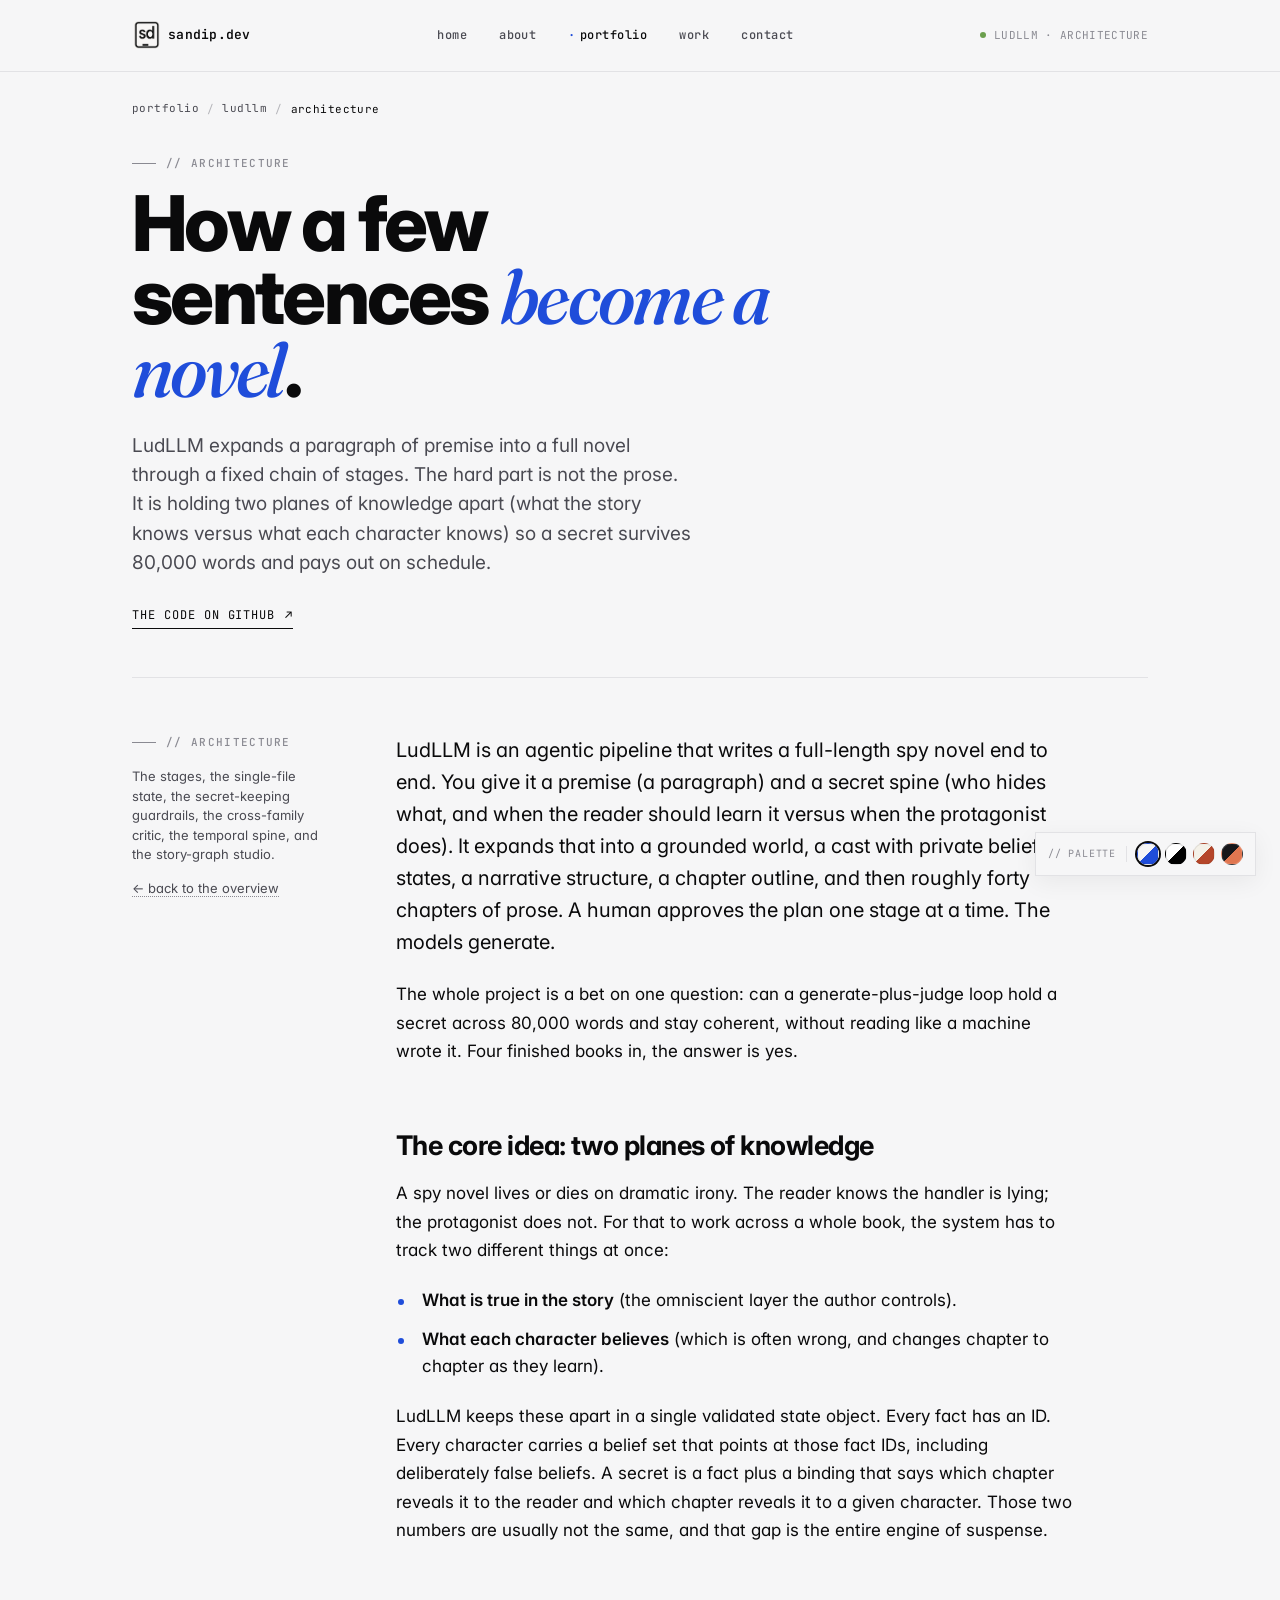
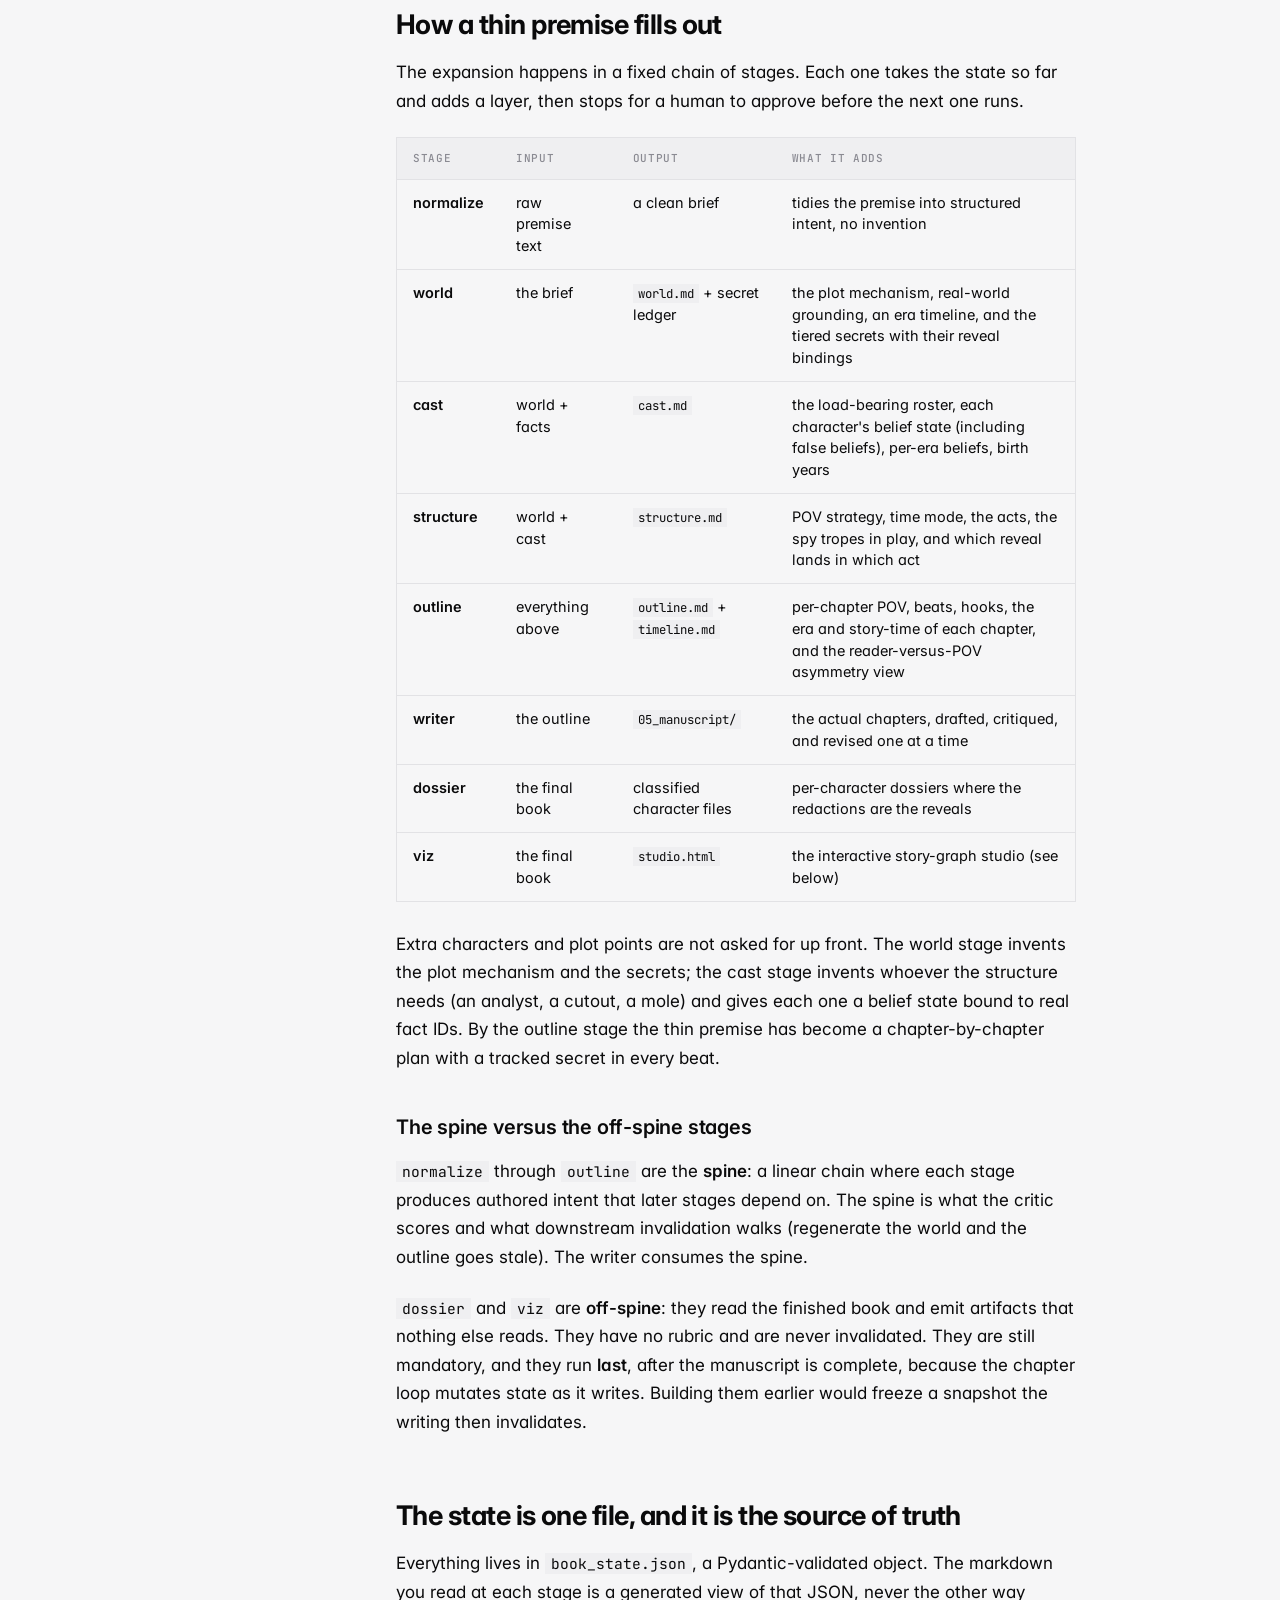
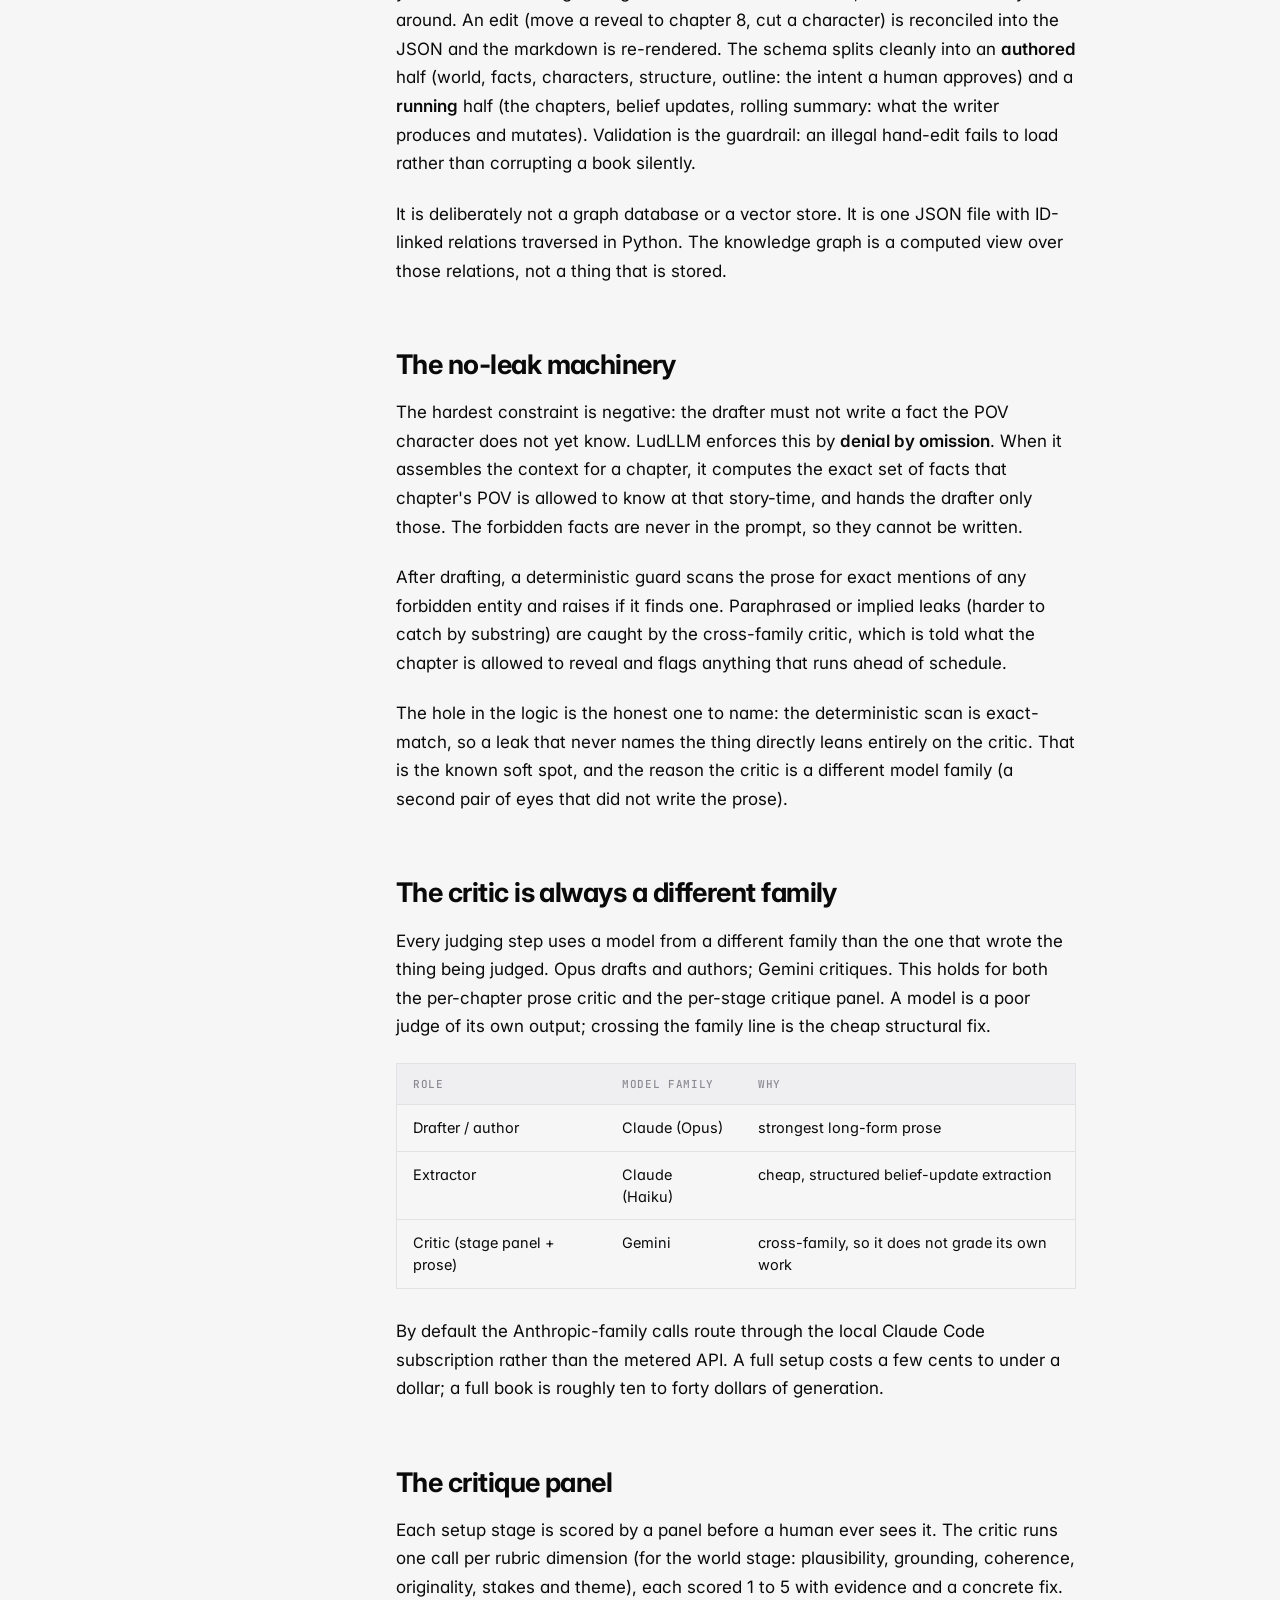
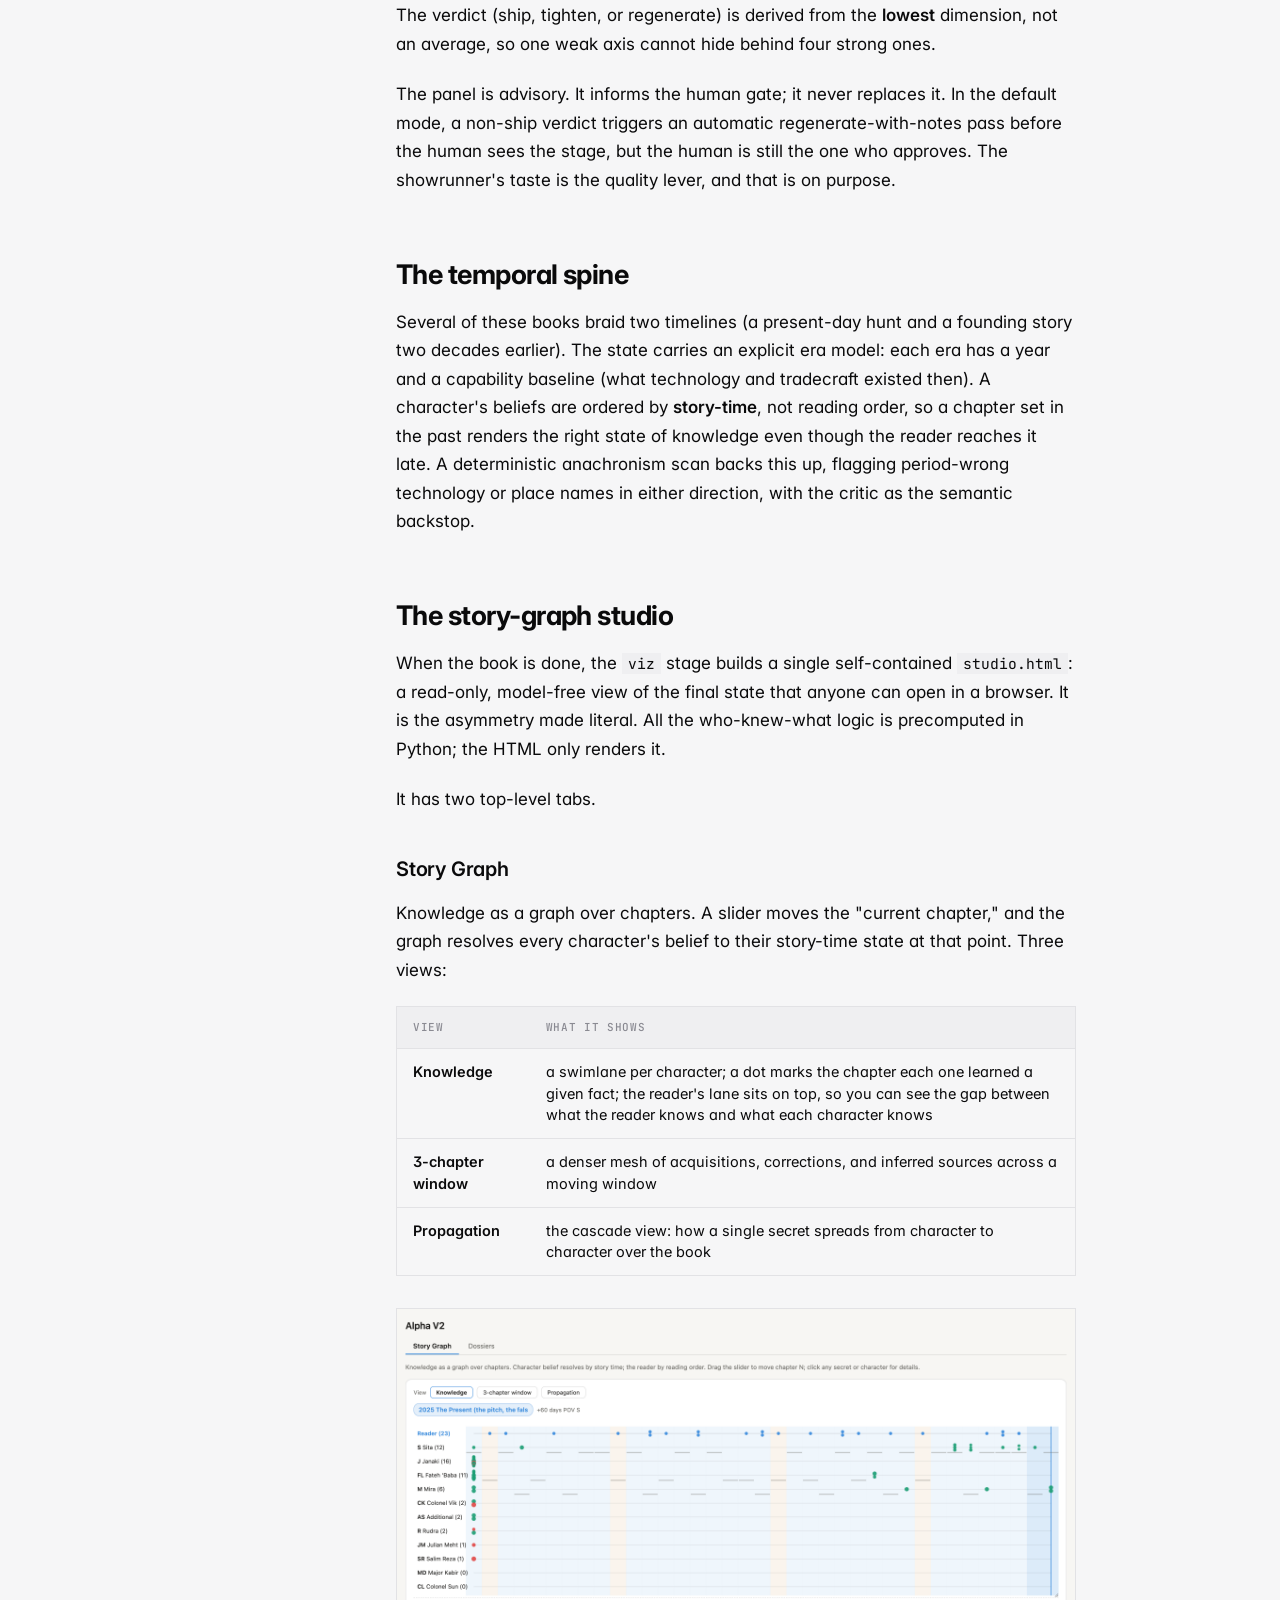
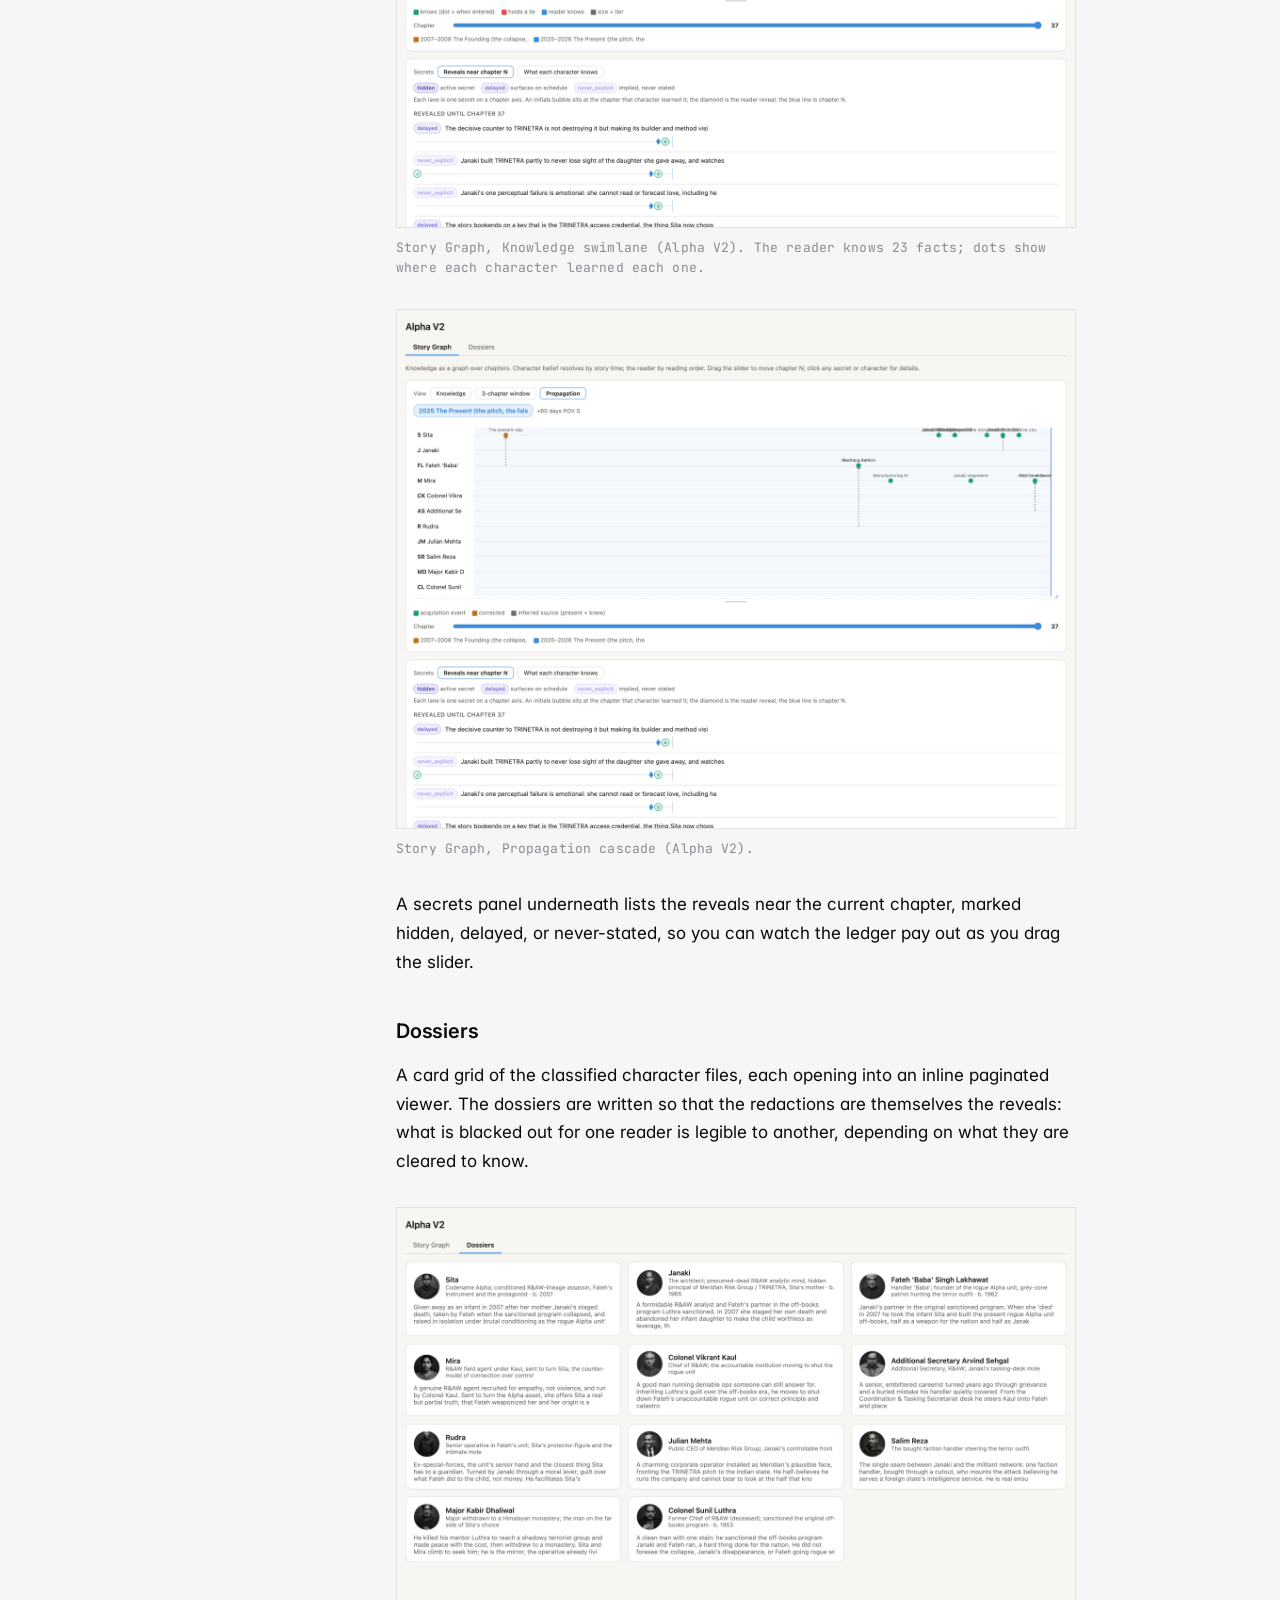
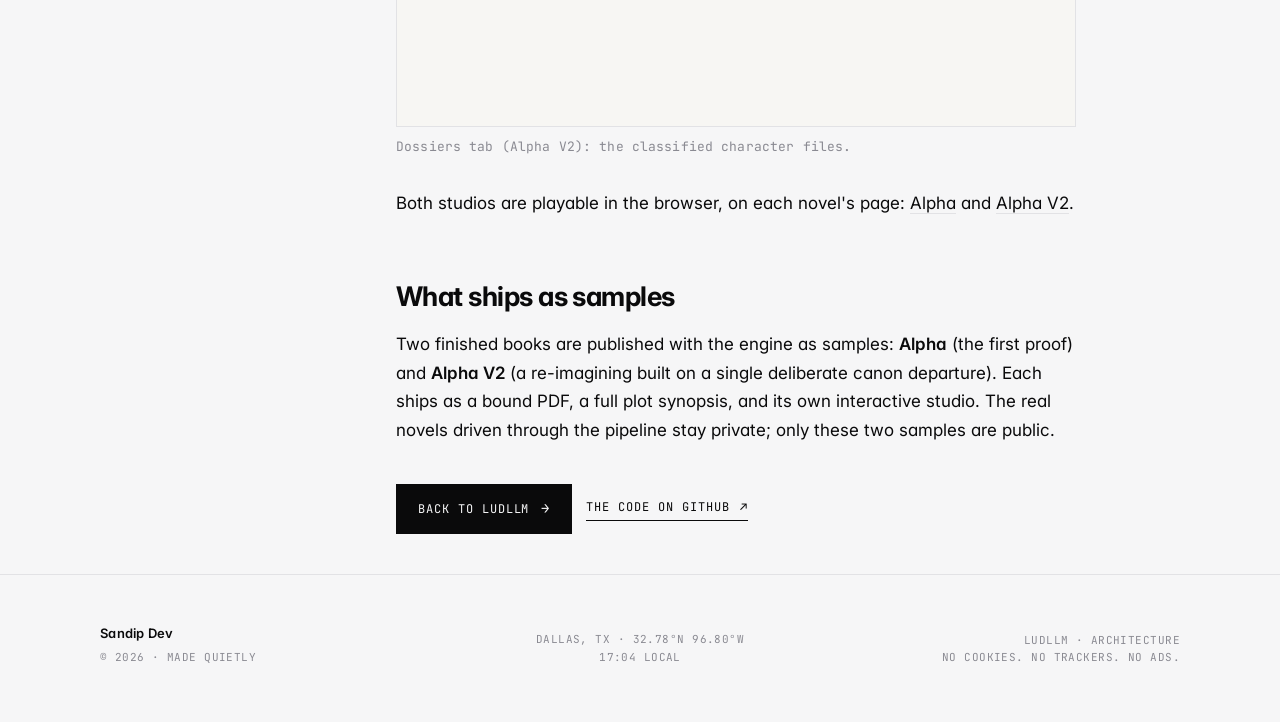
<file: portfolio/LudLLM/architecture/index.html>
<!DOCTYPE html>
<html lang="en">
<head>
<meta charset="UTF-8">
<meta name="viewport" content="width=device-width, initial-scale=1.0">
<title>LudLLM architecture: how a few sentences become a novel · Sandip Dev</title>
<meta name="description" content="The full architecture of LudLLM: the stage chain, the single-file state, the no-leak machinery, the cross-family critic, the temporal spine, and the story-graph studio.">
<link rel="icon" type="image/svg+xml" href="/favicon.svg">
<link rel="preconnect" href="https://fonts.googleapis.com">
<link rel="preconnect" href="https://fonts.gstatic.com" crossorigin>
<link href="https://fonts.googleapis.com/css2?family=Inter:wght@400;500;600;700;800;900&family=JetBrains+Mono:wght@400;500;600&family=Fraunces:opsz,wght@9..144,400;9..144,500;9..144,600&display=swap" rel="stylesheet">
<link rel="stylesheet" href="/portfolio/LudLLM/ludllm.css">
</head>
<body>

<header class="site">
  <div class="header-inner">
    <a class="logo" href="/">
      <span class="logo-mark" aria-hidden="true"></span>
      <span>sandip.dev</span>
    </a>
    <nav class="primary">
      <a href="/#/home">home</a>
      <a href="/#/about">about</a>
      <a href="/#/portfolio" class="active">portfolio</a>
      <a href="/#/resume">work</a>
      <a href="/#/contact">contact</a>
    </nav>
    <div class="header-meta">
      <span class="status-dot"></span>
      <span>ludLLM · architecture</span>
    </div>
  </div>
</header>

<main>
<section class="page">

  <div class="crumb">
    <a href="/#/portfolio">portfolio</a>
    <span class="sep">/</span>
    <a href="/portfolio/LudLLM/">LudLLM</a>
    <span class="sep">/</span>
    <span class="here">architecture</span>
  </div>

  <div class="lud-hero">
    <div>
      <div class="label">// architecture</div>
      <h1>How a few sentences <em>become a novel</em>.</h1>
      <p class="lead">
        LudLLM expands a paragraph of premise into a full novel through a fixed chain of
        stages. The hard part is not the prose. It is holding two planes of knowledge apart
        (what the story knows versus what each character knows) so a secret survives 80,000
        words and pays out on schedule.
      </p>
      <div class="btn-row" style="margin-top:28px;">
        <a class="cta-link" href="https://github.com/devsandip/ludLLM" target="_blank" rel="noopener">
          The code on GitHub <span>↗</span>
        </a>
      </div>
    </div>
  </div>

  <div class="article">
    <aside class="article-rail">
      <div class="label">// architecture</div>
      <p class="rail-note">
        The stages, the single-file state, the secret-keeping guardrails, the cross-family
        critic, the temporal spine, and the story-graph studio.
      </p>
      <p class="rail-note" style="margin-top:14px;">
        <a href="/portfolio/LudLLM/">← back to the overview</a>
      </p>
    </aside>

    <article class="prose">
      <p class="lede">
        LudLLM is an agentic pipeline that writes a full-length spy novel end to end. You give
        it a premise (a paragraph) and a secret spine (who hides what, and when the reader
        should learn it versus when the protagonist does). It expands that into a grounded
        world, a cast with private belief states, a narrative structure, a chapter outline, and
        then roughly forty chapters of prose. A human approves the plan one stage at a time. The
        models generate.
      </p>
      <p>
        The whole project is a bet on one question: can a generate-plus-judge loop hold a secret
        across 80,000 words and stay coherent, without reading like a machine wrote it. Four
        finished books in, the answer is yes.
      </p>

      <h2>The core idea: two planes of knowledge</h2>
      <p>
        A spy novel lives or dies on dramatic irony. The reader knows the handler is lying; the
        protagonist does not. For that to work across a whole book, the system has to track two
        different things at once:
      </p>
      <ul>
        <li><strong>What is true in the story</strong> (the omniscient layer the author controls).</li>
        <li><strong>What each character believes</strong> (which is often wrong, and changes chapter to chapter as they learn).</li>
      </ul>
      <p>
        LudLLM keeps these apart in a single validated state object. Every fact has an ID. Every
        character carries a belief set that points at those fact IDs, including deliberately false
        beliefs. A secret is a fact plus a binding that says which chapter reveals it to the
        reader and which chapter reveals it to a given character. Those two numbers are usually
        not the same, and that gap is the entire engine of suspense.
      </p>

      <h2>How a thin premise fills out</h2>
      <p>
        The expansion happens in a fixed chain of stages. Each one takes the state so far and
        adds a layer, then stops for a human to approve before the next one runs.
      </p>
      <div class="table-wrap">
        <table class="lud">
          <thead>
            <tr><th>Stage</th><th>Input</th><th>Output</th><th>What it adds</th></tr>
          </thead>
          <tbody>
            <tr><td><strong>normalize</strong></td><td>raw premise text</td><td>a clean brief</td><td>tidies the premise into structured intent, no invention</td></tr>
            <tr><td><strong>world</strong></td><td>the brief</td><td><code>world.md</code> + secret ledger</td><td>the plot mechanism, real-world grounding, an era timeline, and the tiered secrets with their reveal bindings</td></tr>
            <tr><td><strong>cast</strong></td><td>world + facts</td><td><code>cast.md</code></td><td>the load-bearing roster, each character's belief state (including false beliefs), per-era beliefs, birth years</td></tr>
            <tr><td><strong>structure</strong></td><td>world + cast</td><td><code>structure.md</code></td><td>POV strategy, time mode, the acts, the spy tropes in play, and which reveal lands in which act</td></tr>
            <tr><td><strong>outline</strong></td><td>everything above</td><td><code>outline.md</code> + <code>timeline.md</code></td><td>per-chapter POV, beats, hooks, the era and story-time of each chapter, and the reader-versus-POV asymmetry view</td></tr>
            <tr><td><strong>writer</strong></td><td>the outline</td><td><code>05_manuscript/</code></td><td>the actual chapters, drafted, critiqued, and revised one at a time</td></tr>
            <tr><td><strong>dossier</strong></td><td>the final book</td><td>classified character files</td><td>per-character dossiers where the redactions are the reveals</td></tr>
            <tr><td><strong>viz</strong></td><td>the final book</td><td><code>studio.html</code></td><td>the interactive story-graph studio (see below)</td></tr>
          </tbody>
        </table>
      </div>
      <p>
        Extra characters and plot points are not asked for up front. The world stage invents the
        plot mechanism and the secrets; the cast stage invents whoever the structure needs (an
        analyst, a cutout, a mole) and gives each one a belief state bound to real fact IDs. By
        the outline stage the thin premise has become a chapter-by-chapter plan with a tracked
        secret in every beat.
      </p>

      <h3>The spine versus the off-spine stages</h3>
      <p>
        <code>normalize</code> through <code>outline</code> are the <strong>spine</strong>: a
        linear chain where each stage produces authored intent that later stages depend on. The
        spine is what the critic scores and what downstream invalidation walks (regenerate the
        world and the outline goes stale). The writer consumes the spine.
      </p>
      <p>
        <code>dossier</code> and <code>viz</code> are <strong>off-spine</strong>: they read the
        finished book and emit artifacts that nothing else reads. They have no rubric and are
        never invalidated. They are still mandatory, and they run <strong>last</strong>, after
        the manuscript is complete, because the chapter loop mutates state as it writes. Building
        them earlier would freeze a snapshot the writing then invalidates.
      </p>

      <h2>The state is one file, and it is the source of truth</h2>
      <p>
        Everything lives in <code>book_state.json</code>, a Pydantic-validated object. The
        markdown you read at each stage is a generated view of that JSON, never the other way
        around. An edit (move a reveal to chapter 8, cut a character) is reconciled into the JSON
        and the markdown is re-rendered. The schema splits cleanly into an <strong>authored</strong>
        half (world, facts, characters, structure, outline: the intent a human approves) and a
        <strong>running</strong> half (the chapters, belief updates, rolling summary: what the
        writer produces and mutates). Validation is the guardrail: an illegal hand-edit fails to
        load rather than corrupting a book silently.
      </p>
      <p>
        It is deliberately not a graph database or a vector store. It is one JSON file with
        ID-linked relations traversed in Python. The knowledge graph is a computed view over those
        relations, not a thing that is stored.
      </p>

      <h2>The no-leak machinery</h2>
      <p>
        The hardest constraint is negative: the drafter must not write a fact the POV character
        does not yet know. LudLLM enforces this by <strong>denial by omission</strong>. When it
        assembles the context for a chapter, it computes the exact set of facts that chapter's POV
        is allowed to know at that story-time, and hands the drafter only those. The forbidden
        facts are never in the prompt, so they cannot be written.
      </p>
      <p>
        After drafting, a deterministic guard scans the prose for exact mentions of any forbidden
        entity and raises if it finds one. Paraphrased or implied leaks (harder to catch by
        substring) are caught by the cross-family critic, which is told what the chapter is allowed
        to reveal and flags anything that runs ahead of schedule.
      </p>
      <p>
        The hole in the logic is the honest one to name: the deterministic scan is exact-match, so
        a leak that never names the thing directly leans entirely on the critic. That is the known
        soft spot, and the reason the critic is a different model family (a second pair of eyes
        that did not write the prose).
      </p>

      <h2>The critic is always a different family</h2>
      <p>
        Every judging step uses a model from a different family than the one that wrote the thing
        being judged. Opus drafts and authors; Gemini critiques. This holds for both the
        per-chapter prose critic and the per-stage critique panel. A model is a poor judge of its
        own output; crossing the family line is the cheap structural fix.
      </p>
      <div class="table-wrap">
        <table class="lud">
          <thead>
            <tr><th>Role</th><th>Model family</th><th>Why</th></tr>
          </thead>
          <tbody>
            <tr><td>Drafter / author</td><td>Claude (Opus)</td><td>strongest long-form prose</td></tr>
            <tr><td>Extractor</td><td>Claude (Haiku)</td><td>cheap, structured belief-update extraction</td></tr>
            <tr><td>Critic (stage panel + prose)</td><td>Gemini</td><td>cross-family, so it does not grade its own work</td></tr>
          </tbody>
        </table>
      </div>
      <p>
        By default the Anthropic-family calls route through the local Claude Code subscription
        rather than the metered API. A full setup costs a few cents to under a dollar; a full book
        is roughly ten to forty dollars of generation.
      </p>

      <h2>The critique panel</h2>
      <p>
        Each setup stage is scored by a panel before a human ever sees it. The critic runs one call
        per rubric dimension (for the world stage: plausibility, grounding, coherence, originality,
        stakes and theme), each scored 1 to 5 with evidence and a concrete fix. The verdict (ship,
        tighten, or regenerate) is derived from the <strong>lowest</strong> dimension, not an
        average, so one weak axis cannot hide behind four strong ones.
      </p>
      <p>
        The panel is advisory. It informs the human gate; it never replaces it. In the default
        mode, a non-ship verdict triggers an automatic regenerate-with-notes pass before the human
        sees the stage, but the human is still the one who approves. The showrunner's taste is the
        quality lever, and that is on purpose.
      </p>

      <h2>The temporal spine</h2>
      <p>
        Several of these books braid two timelines (a present-day hunt and a founding story two
        decades earlier). The state carries an explicit era model: each era has a year and a
        capability baseline (what technology and tradecraft existed then). A character's beliefs are
        ordered by <strong>story-time</strong>, not reading order, so a chapter set in the past
        renders the right state of knowledge even though the reader reaches it late. A deterministic
        anachronism scan backs this up, flagging period-wrong technology or place names in either
        direction, with the critic as the semantic backstop.
      </p>

      <h2>The story-graph studio</h2>
      <p>
        When the book is done, the <code>viz</code> stage builds a single self-contained
        <code>studio.html</code>: a read-only, model-free view of the final state that anyone can
        open in a browser. It is the asymmetry made literal. All the who-knew-what logic is
        precomputed in Python; the HTML only renders it.
      </p>
      <p>It has two top-level tabs.</p>

      <h3>Story Graph</h3>
      <p>
        Knowledge as a graph over chapters. A slider moves the "current chapter," and the graph
        resolves every character's belief to their story-time state at that point. Three views:
      </p>
      <div class="table-wrap">
        <table class="lud">
          <thead><tr><th>View</th><th>What it shows</th></tr></thead>
          <tbody>
            <tr><td><strong>Knowledge</strong></td><td>a swimlane per character; a dot marks the chapter each one learned a given fact; the reader's lane sits on top, so you can see the gap between what the reader knows and what each character knows</td></tr>
            <tr><td><strong>3-chapter window</strong></td><td>a denser mesh of acquisitions, corrections, and inferred sources across a moving window</td></tr>
            <tr><td><strong>Propagation</strong></td><td>the cascade view: how a single secret spreads from character to character over the book</td></tr>
          </tbody>
        </table>
      </div>
      <figure class="lud">
        <img src="/portfolio/LudLLM/assets/images/screenshots/alpha-v2-storygraph-knowledge.png" alt="Story Graph knowledge swimlane for Alpha V2" loading="lazy">
        <figcaption>Story Graph, Knowledge swimlane (Alpha V2). The reader knows 23 facts; dots show where each character learned each one.</figcaption>
      </figure>
      <figure class="lud">
        <img src="/portfolio/LudLLM/assets/images/screenshots/alpha-v2-storygraph-propagation.png" alt="Story Graph propagation cascade for Alpha V2" loading="lazy">
        <figcaption>Story Graph, Propagation cascade (Alpha V2).</figcaption>
      </figure>
      <p>
        A secrets panel underneath lists the reveals near the current chapter, marked hidden,
        delayed, or never-stated, so you can watch the ledger pay out as you drag the slider.
      </p>

      <h3>Dossiers</h3>
      <p>
        A card grid of the classified character files, each opening into an inline paginated viewer.
        The dossiers are written so that the redactions are themselves the reveals: what is blacked
        out for one reader is legible to another, depending on what they are cleared to know.
      </p>
      <figure class="lud">
        <img src="/portfolio/LudLLM/assets/images/screenshots/alpha-v2-dossiers.png" alt="Dossiers tab for Alpha V2" loading="lazy">
        <figcaption>Dossiers tab (Alpha V2): the classified character files.</figcaption>
      </figure>
      <p style="margin-top:18px;">
        Both studios are playable in the browser, on each novel's page:
        <a class="tlink" href="/portfolio/LudLLM/alpha/#studio">Alpha</a> and
        <a class="tlink" href="/portfolio/LudLLM/alpha-v2/#studio">Alpha V2</a>.
      </p>

      <h2>What ships as samples</h2>
      <p>
        Two finished books are published with the engine as samples: <strong>Alpha</strong> (the
        first proof) and <strong>Alpha V2</strong> (a re-imagining built on a single deliberate
        canon departure). Each ships as a bound PDF, a full plot synopsis, and its own interactive
        studio. The real novels driven through the pipeline stay private; only these two samples are
        public.
      </p>

      <div class="btn-row" style="margin-top:40px;">
        <a class="download-btn" href="/portfolio/LudLLM/">
          <span>Back to LudLLM</span><span class="arrow">→</span>
        </a>
        <a class="cta-link" href="https://github.com/devsandip/ludLLM" target="_blank" rel="noopener">
          The code on GitHub <span>↗</span>
        </a>
      </div>
    </article>
  </div>

</section>
</main>

<footer class="site">
  <div class="footer-inner">
    <div class="footer-mark">
      <span class="big">Sandip Dev</span>
      <span>© 2026 · made quietly</span>
    </div>
    <div class="footer-center">
      Dallas, TX · 32.78°N 96.80°W<br>
      <span id="local-time">— : — local</span>
    </div>
    <div class="footer-right">
      ludLLM · architecture<br>
      no cookies. no trackers. no ads.
    </div>
  </div>
</footer>

<div class="palette-switcher">
  <span class="ps-label">// palette</span>
  <div class="swatches">
    <span class="swatch active" data-pal="fog"   title="Cool Fog · Linear-ish"></span>
    <span class="swatch"        data-pal="white" title="True White · Vercel docs"></span>
    <span class="swatch"        data-pal="paper" title="Warm Paper · the cream I shipped first"></span>
    <span class="swatch"        data-pal="ink"   title="Dark / Ink"></span>
  </div>
</div>

<script src="/portfolio/LudLLM/ludllm.js"></script>
</body>
</html>
</file>
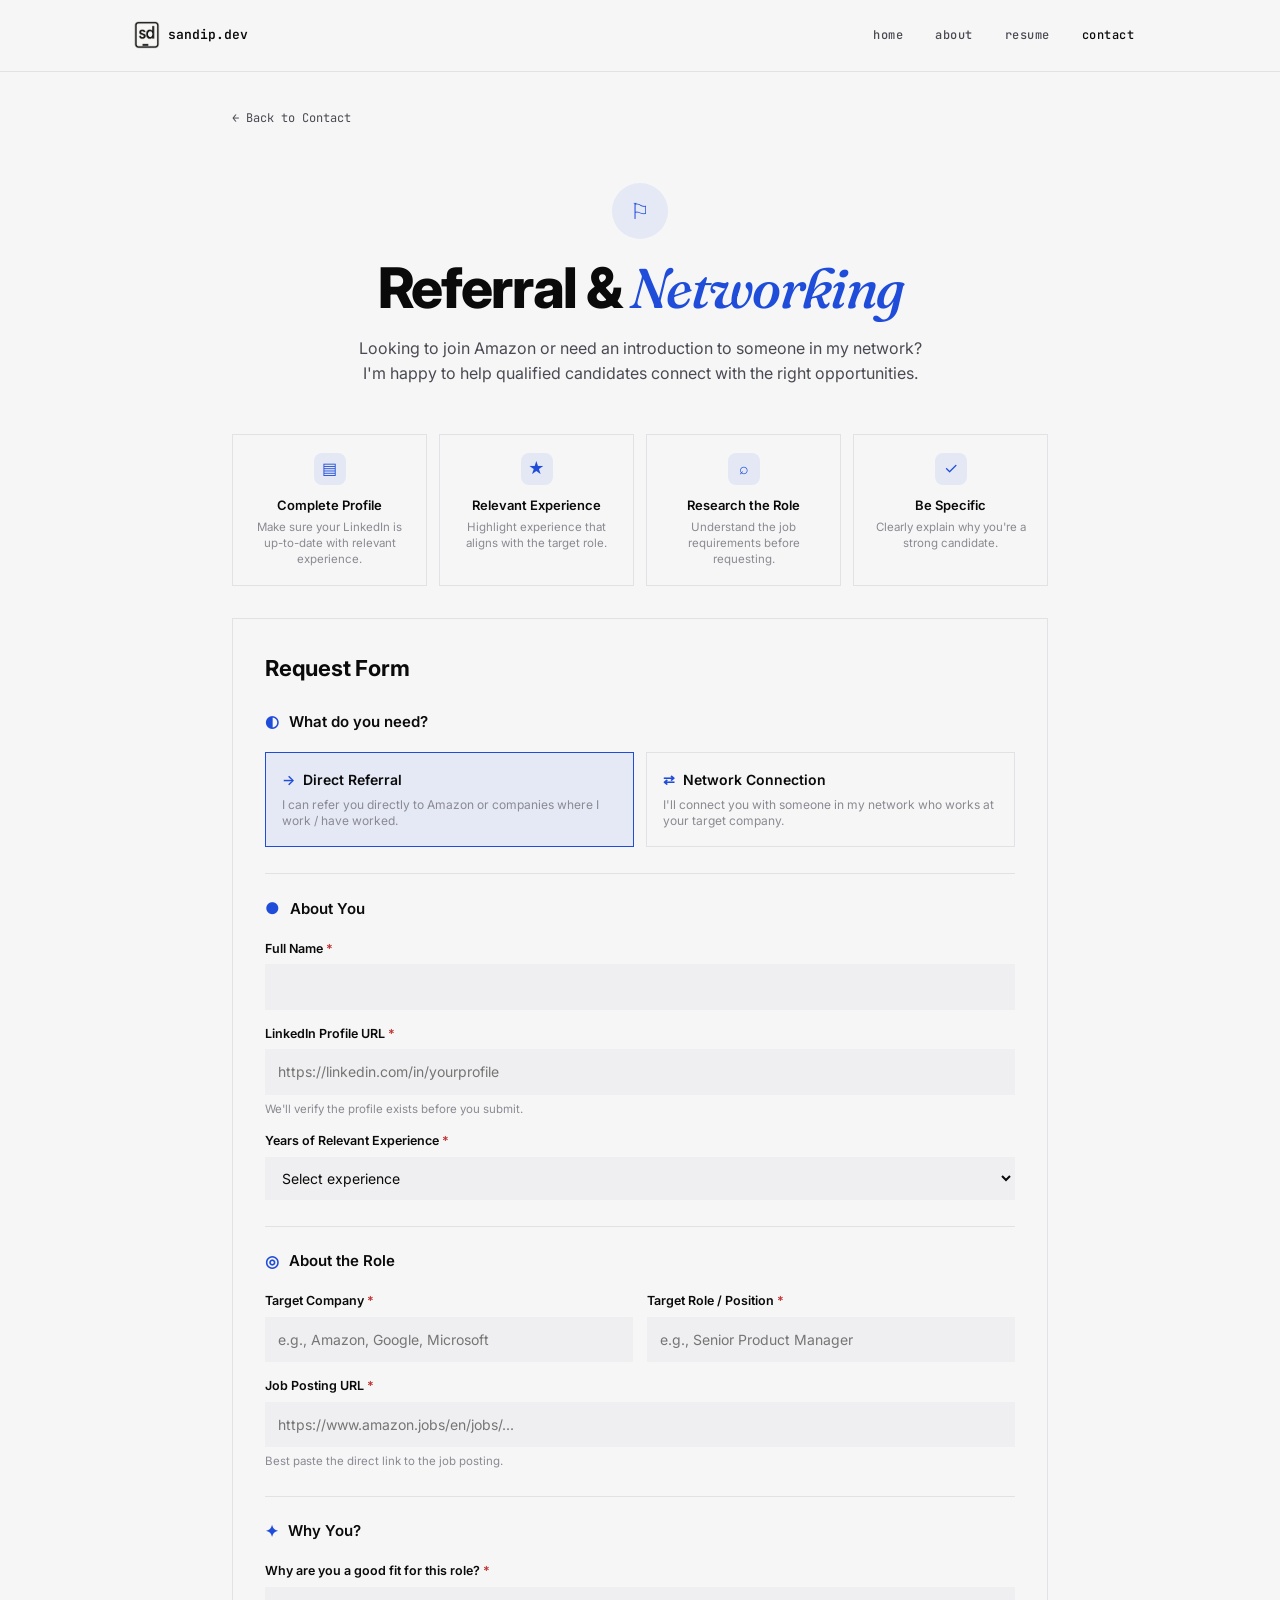
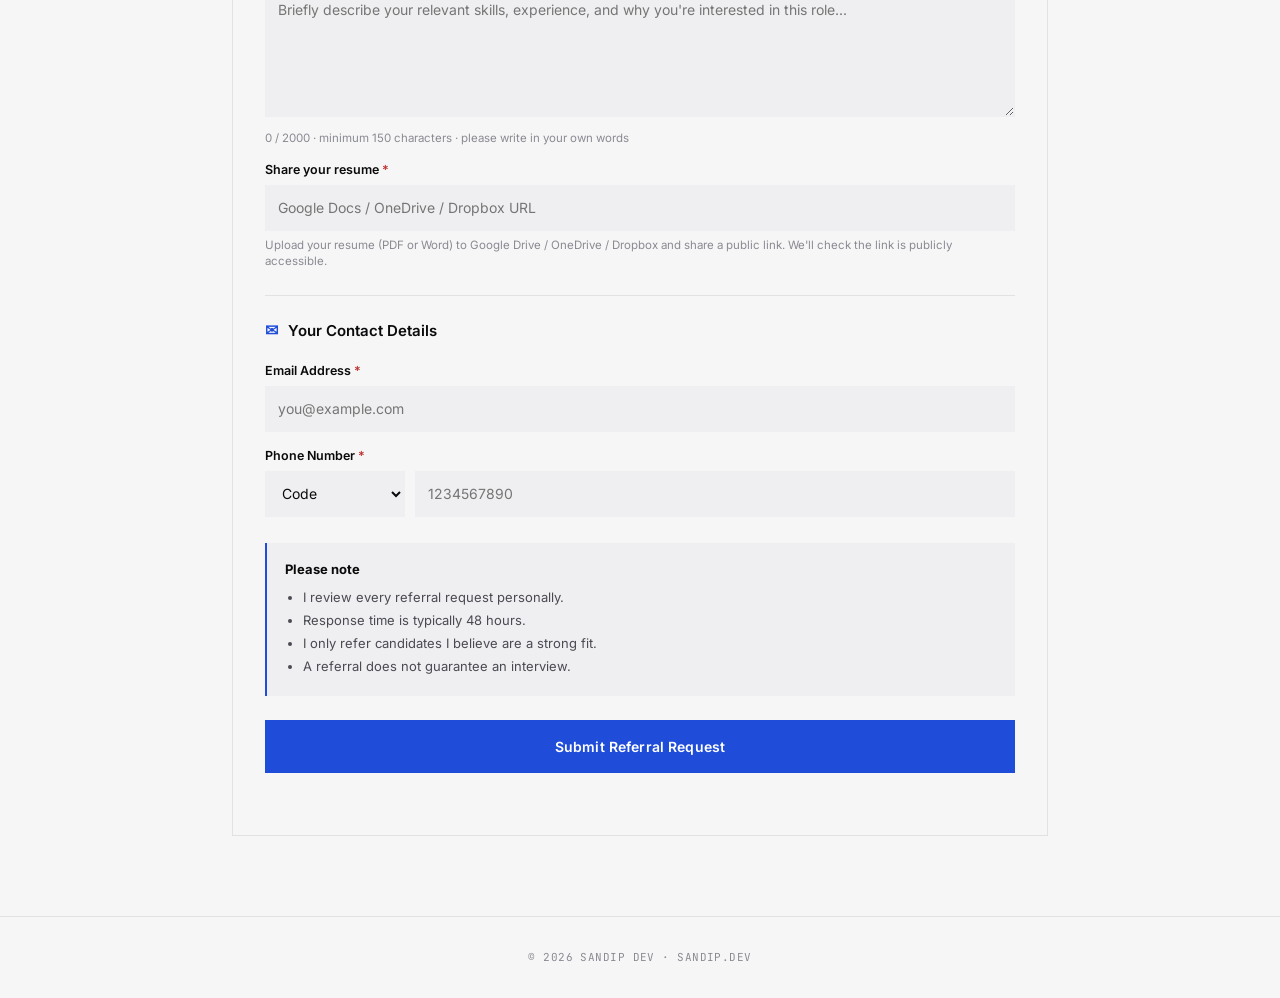
<file: referral.html>
<!DOCTYPE html>
<html lang="en">
<head>
<meta charset="UTF-8">
<meta name="viewport" content="width=device-width, initial-scale=1.0">
<title>Referral & Networking — Sandip Dev</title>
<link rel="icon" type="image/svg+xml" href="favicon.svg">
<link rel="icon" type="image/png" href="logo-mark.png">
<link rel="preconnect" href="https://fonts.googleapis.com">
<link rel="preconnect" href="https://fonts.gstatic.com" crossorigin>
<link href="https://fonts.googleapis.com/css2?family=Inter:wght@400;500;600;700;800;900&family=JetBrains+Mono:wght@400;500;600&family=Fraunces:opsz,wght@9..144,400;9..144,500;9..144,600&display=swap" rel="stylesheet">
<style>
  :root, [data-theme="fog"] {
    --paper: #F6F6F7;
    --paper-2: #EFEFF1;
    --ink: #0A0A0B;
    --ink-soft: #4A4A52;
    --ink-softer: #8A8A92;
    --rule: #E2E2E5;
    --rule-soft: #ECECEF;
    --accent: #1F4DDA;
    --accent-soft: rgba(31, 77, 218, 0.08);
    --error: #C03030;
    --warn: #B5762A;
    --ok: #2E7D4F;
  }
  * { box-sizing: border-box; margin: 0; padding: 0; }
  html { scroll-behavior: smooth; }
  body {
    background: var(--paper);
    color: var(--ink);
    font-family: 'Inter', -apple-system, BlinkMacSystemFont, sans-serif;
    font-size: 16px;
    line-height: 1.55;
    -webkit-font-smoothing: antialiased;
    text-rendering: optimizeLegibility;
  }
  a { color: inherit; text-decoration: none; }
  .mono { font-family: 'JetBrains Mono', ui-monospace, monospace; }

  header.site {
    position: sticky; top: 0; z-index: 100;
    background: var(--paper);
    border-bottom: 1px solid var(--rule);
  }
  .header-inner {
    max-width: 1080px;
    margin: 0 auto;
    padding: 18px 32px;
    display: grid;
    grid-template-columns: auto minmax(0, 1fr);
    align-items: center;
    gap: 32px;
  }
  .logo {
    font-family: 'JetBrains Mono', monospace;
    font-weight: 600;
    font-size: 13px;
    display: flex;
    align-items: center;
    gap: 8px;
    cursor: pointer;
  }
  .logo-mark {
    width: 28px; height: 28px;
    background: url('logo-mark.png') no-repeat center / contain;
  }
  [data-theme="ink"] .logo-mark { background-image: url('logo-mark-white.png'); }
  nav.primary {
    display: flex;
    gap: 4px;
    justify-content: flex-end;
  }
  nav.primary a {
    font-family: 'JetBrains Mono', monospace;
    font-size: 12px;
    font-weight: 500;
    letter-spacing: 0.04em;
    text-transform: lowercase;
    padding: 8px 14px;
    color: var(--ink-soft);
    transition: color 0.15s;
  }
  nav.primary a:hover { color: var(--ink); }
  nav.primary a.active { color: var(--ink); }

  main { max-width: 880px; margin: 0 auto; padding: 32px 32px 80px; }

  .back-link {
    display: inline-flex;
    align-items: center;
    gap: 6px;
    font-family: 'JetBrains Mono', monospace;
    font-size: 12px;
    color: var(--ink-soft);
    margin-bottom: 32px;
    cursor: pointer;
  }
  .back-link:hover { color: var(--accent); }

  .hero { text-align: center; padding: 24px 0 48px; }
  .hero-icon {
    width: 56px; height: 56px;
    border-radius: 50%;
    background: var(--accent-soft);
    color: var(--accent);
    display: inline-grid; place-items: center;
    margin-bottom: 20px;
    font-size: 22px;
  }
  .hero h1 {
    font-weight: 800;
    font-size: clamp(36px, 5vw, 56px);
    line-height: 1.05;
    letter-spacing: -0.03em;
  }
  .hero h1 em {
    font-family: 'Fraunces', serif;
    font-style: italic;
    font-weight: 500;
    color: var(--accent);
  }
  .hero p {
    margin: 18px auto 0;
    max-width: 580px;
    color: var(--ink-soft);
    font-size: 16px;
  }

  .info-grid {
    display: grid;
    grid-template-columns: repeat(4, 1fr);
    gap: 12px;
    margin-bottom: 32px;
  }
  .info-card {
    background: var(--paper);
    border: 1px solid var(--rule);
    padding: 18px 16px;
    text-align: center;
  }
  .info-card .ic {
    width: 32px; height: 32px;
    border-radius: 8px;
    background: var(--accent-soft);
    color: var(--accent);
    display: inline-grid; place-items: center;
    margin-bottom: 10px;
    font-size: 16px;
  }
  .info-card h4 { font-size: 13px; font-weight: 600; margin-bottom: 4px; }
  .info-card p { font-size: 11.5px; color: var(--ink-softer); line-height: 1.4; }

  form.req {
    background: var(--paper);
    border: 1px solid var(--rule);
    padding: 32px;
  }
  form.req h2 {
    font-size: 22px;
    font-weight: 700;
    letter-spacing: -0.01em;
    margin-bottom: 24px;
  }
  .section {
    border-top: 1px solid var(--rule);
    padding-top: 22px;
    margin-top: 26px;
    display: flex;
    flex-direction: column;
    gap: 14px;
  }
  .section:first-of-type { border-top: 0; padding-top: 0; margin-top: 0; }
  .section-h {
    display: flex; align-items: center; gap: 10px;
    font-size: 15px; font-weight: 600;
    color: var(--ink);
    margin-bottom: 4px;
  }
  .section-h .ic-sm {
    color: var(--accent);
    font-size: 16px;
  }

  .grid-2 { display: grid; grid-template-columns: 1fr 1fr; gap: 14px; }
  .grid-phone { display: grid; grid-template-columns: 140px 1fr; gap: 10px; }

  .field label {
    display: block;
    font-size: 12.5px;
    font-weight: 600;
    margin-bottom: 6px;
    color: var(--ink);
  }
  .field label .req-star { color: var(--error); }
  .field input[type="text"],
  .field input[type="email"],
  .field input[type="url"],
  .field input[type="tel"],
  .field select,
  .field textarea {
    width: 100%;
    padding: 11px 12px;
    background: var(--paper-2);
    border: 1px solid transparent;
    border-radius: 0;
    font: inherit;
    font-size: 14px;
    color: var(--ink);
    transition: border-color 0.15s, background 0.15s;
  }
  .field input:focus,
  .field select:focus,
  .field textarea:focus {
    outline: none;
    border-color: var(--accent);
    background: var(--paper);
  }
  .field textarea { min-height: 130px; resize: vertical; font-family: inherit; }
  .field .help {
    margin-top: 6px;
    font-size: 11.5px;
    color: var(--ink-softer);
    line-height: 1.4;
  }
  .field .err {
    margin-top: 6px;
    font-size: 12px;
    color: var(--error);
    display: none;
  }
  .field .warn-msg {
    margin-top: 6px;
    font-size: 12px;
    color: var(--warn);
    display: none;
  }
  .field.invalid input,
  .field.invalid select,
  .field.invalid textarea { border-color: var(--error); background: rgba(192,48,48,0.04); }
  .field.invalid .err { display: block; }
  .field.warn .warn-msg { display: block; }
  .field.checking input { background-image: linear-gradient(90deg, transparent 0%, rgba(31,77,218,0.06) 50%, transparent 100%); background-size: 200% 100%; animation: shimmer 1.2s linear infinite; }
  @keyframes shimmer { from{background-position:200% 0;} to{background-position:-200% 0;} }

  .radio-row { display: grid; grid-template-columns: 1fr 1fr; gap: 12px; }
  .radio-card {
    border: 1px solid var(--rule);
    padding: 16px;
    cursor: pointer;
    transition: border-color 0.15s, background 0.15s;
    display: flex; flex-direction: column; gap: 6px;
  }
  .radio-card:hover { border-color: var(--accent); }
  .radio-card.selected { border-color: var(--accent); background: var(--accent-soft); }
  .radio-card input { display: none; }
  .radio-card .rc-h { display: flex; align-items: center; gap: 8px; font-size: 14px; font-weight: 600; }
  .radio-card .rc-d { font-size: 12px; color: var(--ink-softer); line-height: 1.4; }
  .radio-card .rc-h .ic-sm { color: var(--accent); }

  .note {
    background: var(--paper-2);
    padding: 16px 18px;
    margin-top: 26px;
    border-left: 2px solid var(--accent);
    font-size: 13px;
  }
  .note h5 { font-size: 13px; margin-bottom: 8px; }
  .note ul { padding-left: 18px; color: var(--ink-soft); }
  .note ul li { margin-bottom: 3px; }

  .submit {
    margin-top: 24px;
    width: 100%;
    padding: 16px;
    background: var(--accent);
    color: white;
    border: 0;
    font: inherit;
    font-size: 14px;
    font-weight: 600;
    letter-spacing: 0.01em;
    cursor: pointer;
    transition: background 0.15s, opacity 0.15s;
  }
  .submit:hover:not(:disabled) { background: #1A3FB8; }
  .submit:disabled { opacity: 0.5; cursor: not-allowed; }
  .submit-status {
    margin-top: 12px;
    font-size: 13px;
    text-align: center;
    color: var(--ink-soft);
    min-height: 18px;
  }
  .submit-status.error { color: var(--error); }
  .submit-status.ok { color: var(--ok); }

  .success-card {
    background: var(--paper);
    border: 1px solid var(--rule);
    border-left: 3px solid var(--ok);
    padding: 32px;
    text-align: center;
    display: none;
  }
  .success-card.show { display: block; }
  .success-card h2 { font-size: 24px; margin-bottom: 12px; }
  .success-card p { color: var(--ink-soft); margin-bottom: 16px; }
  .success-card .url-box {
    background: var(--paper-2);
    padding: 14px;
    margin: 18px 0;
    font-family: 'JetBrains Mono', monospace;
    font-size: 13px;
    word-break: break-all;
    border: 1px solid var(--rule);
  }
  .success-card .copy-btn {
    background: var(--ink);
    color: var(--paper);
    padding: 10px 18px;
    border: 0;
    font: inherit;
    font-size: 12px;
    cursor: pointer;
    font-family: 'JetBrains Mono', monospace;
    text-transform: uppercase;
    letter-spacing: 0.06em;
  }

  footer.site {
    border-top: 1px solid var(--rule);
    padding: 32px;
    text-align: center;
    font-family: 'JetBrains Mono', monospace;
    font-size: 11px;
    color: var(--ink-softer);
    text-transform: uppercase;
    letter-spacing: 0.04em;
  }

  @media (max-width: 720px) {
    .info-grid { grid-template-columns: repeat(2, 1fr); }
    .grid-2 { grid-template-columns: 1fr; }
    .radio-row { grid-template-columns: 1fr; }
    main { padding: 24px 20px 60px; }
    form.req { padding: 20px; }
  }

  /* ─── Header nav at small widths ──────────────────────────────────
     .header-inner was `auto 1fr`, and `1fr` means minmax(auto, 1fr): the auto
     floor holds the nav track open to its min-content, which for a flex row of
     five links is all five laid end to end. At 375px the nav wanted 294px and
     the header could spare 202px, so every page overflowed sideways by 73px.
     minmax(0, 1fr) lets the track shrink.

     The links still have to fit inside it. Below 560px the logo keeps its mark
     and drops the wordmark, and the links tighten their padding. All five stay
     visible down to 320px. */
  @media (max-width: 560px) {
    .logo span:not(.logo-mark) { display: none; }
    nav.primary a { padding: 8px 5px; }
  }
  @media (max-width: 380px) {
    nav.primary a { padding: 8px 3px; }
  }
</style>
</head>
<body>

<header class="site">
  <div class="header-inner">
    <a class="logo" href="index.html">
      <span class="logo-mark" aria-hidden="true"></span>
      <span>sandip.dev</span>
    </a>
    <nav class="primary">
      <a href="index.html#/home">home</a>
      <a href="index.html#/about">about</a>
      <a href="index.html#/resume">resume</a>
      <a href="index.html#/contact" class="active">contact</a>
    </nav>
  </div>
</header>

<main>
  <a class="back-link" href="index.html#/contact">← Back to Contact</a>

  <div class="hero">
    <div class="hero-icon">⚐</div>
    <h1>Referral &amp; <em>Networking</em></h1>
    <p>Looking to join Amazon or need an introduction to someone in my network? I'm happy to help qualified candidates connect with the right opportunities.</p>
  </div>

  <div class="info-grid">
    <div class="info-card"><div class="ic">▤</div><h4>Complete Profile</h4><p>Make sure your LinkedIn is up-to-date with relevant experience.</p></div>
    <div class="info-card"><div class="ic">★</div><h4>Relevant Experience</h4><p>Highlight experience that aligns with the target role.</p></div>
    <div class="info-card"><div class="ic">⌕</div><h4>Research the Role</h4><p>Understand the job requirements before requesting.</p></div>
    <div class="info-card"><div class="ic">✓</div><h4>Be Specific</h4><p>Clearly explain why you're a strong candidate.</p></div>
  </div>

  <div id="form-wrap">
    <form class="req" id="referral-form" novalidate>
      <h2>Request Form</h2>

      <div class="section">
        <div class="section-h"><span class="ic-sm">◐</span>What do you need?</div>
        <div class="radio-row">
          <label class="radio-card selected" data-val="direct">
            <input type="radio" name="request_type" value="direct" checked>
            <div class="rc-h"><span class="ic-sm">→</span>Direct Referral</div>
            <div class="rc-d">I can refer you directly to Amazon or companies where I work / have worked.</div>
          </label>
          <label class="radio-card" data-val="network">
            <input type="radio" name="request_type" value="network">
            <div class="rc-h"><span class="ic-sm">⇄</span>Network Connection</div>
            <div class="rc-d">I'll connect you with someone in my network who works at your target company.</div>
          </label>
        </div>
      </div>

      <div class="section">
        <div class="section-h"><span class="ic-sm">●</span>About You</div>
        <div class="field" data-validate="name">
          <label>Full Name <span class="req-star">*</span></label>
          <input type="text" name="full_name" autocomplete="name" maxlength="80">
          <div class="err"></div>
        </div>
        <div class="field" data-validate="linkedin">
          <label>LinkedIn Profile URL <span class="req-star">*</span></label>
          <input type="url" name="linkedin_url" placeholder="https://linkedin.com/in/yourprofile" autocomplete="url">
          <div class="help">We'll verify the profile exists before you submit.</div>
          <div class="err"></div>
        </div>
        <div class="field" data-validate="experience">
          <label>Years of Relevant Experience <span class="req-star">*</span></label>
          <select name="experience">
            <option value="">Select experience</option>
            <option value="0-1">0–1 years</option>
            <option value="2-3">2–3 years</option>
            <option value="4-6">4–6 years</option>
            <option value="7-10">7–10 years</option>
            <option value="11-15">11–15 years</option>
            <option value="15+">15+ years</option>
          </select>
          <div class="err"></div>
        </div>
      </div>

      <div class="section">
        <div class="section-h"><span class="ic-sm">◎</span>About the Role</div>
        <div class="grid-2">
          <div class="field" data-validate="company">
            <label>Target Company <span class="req-star">*</span></label>
            <input type="text" name="target_company" placeholder="e.g., Amazon, Google, Microsoft" maxlength="80">
            <div class="err"></div>
          </div>
          <div class="field" data-validate="role">
            <label>Target Role / Position <span class="req-star">*</span></label>
            <input type="text" name="target_role" placeholder="e.g., Senior Product Manager" maxlength="120">
            <div class="err"></div>
          </div>
        </div>
        <div class="field" data-validate="job_url">
          <label>Job Posting URL <span class="req-star">*</span></label>
          <input type="url" name="job_url" placeholder="https://www.amazon.jobs/en/jobs/...">
          <div class="help">Best paste the direct link to the job posting.</div>
          <div class="err"></div>
          <div class="warn-msg"></div>
        </div>
      </div>

      <div class="section">
        <div class="section-h"><span class="ic-sm">✦</span>Why You?</div>
        <div class="field" data-validate="why">
          <label>Why are you a good fit for this role? <span class="req-star">*</span></label>
          <textarea name="why" placeholder="Briefly describe your relevant skills, experience, and why you're interested in this role..." maxlength="2000"></textarea>
          <div class="help"><span id="why-count">0</span> / 2000 · minimum 150 characters · please write in your own words</div>
          <div class="err"></div>
          <div class="warn-msg"></div>
        </div>
        <div class="field" data-validate="resume">
          <label>Share your resume <span class="req-star">*</span></label>
          <input type="url" name="resume_url" placeholder="Google Docs / OneDrive / Dropbox URL">
          <div class="help">Upload your resume (PDF or Word) to Google Drive / OneDrive / Dropbox and share a public link. We'll check the link is publicly accessible.</div>
          <div class="err"></div>
        </div>
      </div>

      <div class="section">
        <div class="section-h"><span class="ic-sm">✉</span>Your Contact Details</div>
        <div class="field" data-validate="email">
          <label>Email Address <span class="req-star">*</span></label>
          <input type="email" name="email" placeholder="you@example.com" autocomplete="email">
          <div class="err"></div>
        </div>
        <div class="field" data-validate="phone">
          <label>Phone Number <span class="req-star">*</span></label>
          <div class="grid-phone">
            <select name="phone_cc">
              <option value="">Code</option>
              <option value="+1">+1 USA / Canada</option>
              <option value="+91">+91 India</option>
              <option value="+44">+44 UK</option>
              <option value="+61">+61 Australia</option>
              <option value="+971">+971 UAE</option>
              <option value="+966">+966 Saudi Arabia</option>
              <option value="+27">+27 South Africa</option>
              <option value="+65">+65 Singapore</option>
              <option value="+86">+86 China</option>
              <option value="+81">+81 Japan</option>
              <option value="+49">+49 Germany</option>
              <option value="+33">+33 France</option>
              <option value="+34">+34 Spain</option>
              <option value="+39">+39 Italy</option>
              <option value="+31">+31 Netherlands</option>
              <option value="+46">+46 Sweden</option>
              <option value="+47">+47 Norway</option>
              <option value="+45">+45 Denmark</option>
              <option value="+41">+41 Switzerland</option>
              <option value="+353">+353 Ireland</option>
              <option value="+351">+351 Portugal</option>
              <option value="+90">+90 Turkey</option>
              <option value="+972">+972 Israel</option>
              <option value="+852">+852 Hong Kong</option>
              <option value="+886">+886 Taiwan</option>
              <option value="+60">+60 Malaysia</option>
              <option value="+62">+62 Indonesia</option>
              <option value="+63">+63 Philippines</option>
              <option value="+66">+66 Thailand</option>
              <option value="+84">+84 Vietnam</option>
              <option value="+55">+55 Brazil</option>
              <option value="+52">+52 Mexico</option>
              <option value="+234">+234 Nigeria</option>
              <option value="+254">+254 Kenya</option>
              <option value="+20">+20 Egypt</option>
            </select>
            <input type="tel" name="phone" placeholder="1234567890" autocomplete="tel-national" maxlength="15">
          </div>
          <div class="err"></div>
        </div>
      </div>

      <div class="note">
        <h5>Please note</h5>
        <ul>
          <li>I review every referral request personally.</li>
          <li>Response time is typically 48 hours.</li>
          <li>I only refer candidates I believe are a strong fit.</li>
          <li>A referral does not guarantee an interview.</li>
        </ul>
      </div>

      <button class="submit" type="submit" id="submit-btn">Submit Referral Request</button>
      <div class="submit-status" id="submit-status"></div>
    </form>

    <div class="success-card" id="success-card">
      <h2>Thank you — request received.</h2>
      <p>You'll receive a confirmation email shortly. I'll personally review and reply within 48 hours.</p>
      <p style="margin-top:18px;font-size:14px;"><strong>Save this private link to view your submission anytime:</strong></p>
      <div class="url-box" id="view-url">—</div>
      <button class="copy-btn" id="copy-btn">Copy link</button>
    </div>
  </div>
</main>

<footer class="site">
  © 2026 Sandip Dev · sandip.dev
</footer>

<script>
  // ─── API endpoint (filled in after deploy) ─────────────────────
  const API_URL = window.SANDIP_API_URL || 'https://g8zr9qln8e.execute-api.us-east-1.amazonaws.com/referral';
  const VIEW_BASE = window.SANDIP_VIEW_BASE || 'https://g8zr9qln8e.execute-api.us-east-1.amazonaws.com/r/';

  // ─── Radio cards ───────────────────────────────────────────────
  document.querySelectorAll('.radio-card').forEach(card => {
    card.addEventListener('click', () => {
      document.querySelectorAll('.radio-card').forEach(c => c.classList.remove('selected'));
      card.classList.add('selected');
      card.querySelector('input').checked = true;
    });
  });

  // ─── Why-character counter ─────────────────────────────────────
  const whyEl = document.querySelector('[name="why"]');
  const whyCount = document.getElementById('why-count');
  whyEl.addEventListener('input', () => { whyCount.textContent = whyEl.value.length; });

  // ─── Validators ────────────────────────────────────────────────
  const KNOWN_JOB_DOMAINS = [
    'amazon.jobs','jobs.amazon.com','linkedin.com','glassdoor.com','indeed.com',
    'jobs.lever.co','boards.greenhouse.io','jobs.ashbyhq.com','smartrecruiters.com',
    'workday','myworkdayjobs.com','careers.google.com','careers.microsoft.com',
    'metacareers.com','apple.com','careers.netflix.com','jobs.apple.com',
    'jobs.netflix.com','careers.airbnb.com','stripe.com/jobs','jobs.stripe.com',
    'careers.uber.com','wellfound.com','angel.co','ycombinator.com'
  ];
  const RESUME_DOMAINS = [
    'docs.google.com','drive.google.com','dropbox.com','onedrive.live.com',
    '1drv.ms','icloud.com','box.com'
  ];

  const validators = {
    name(v) {
      v = v.trim();
      if (!v) return 'Required.';
      if (v.length < 2) return 'Too short.';
      if (!/^[\p{L}\p{M}'\-\.\s]{2,80}$/u.test(v)) return 'Use letters, spaces, hyphens, apostrophes only.';
      const words = v.split(/\s+/).filter(Boolean);
      if (words.length < 2) return 'Please enter your full name (first + last).';
      return null;
    },
    linkedin(v) {
      v = v.trim();
      if (!v) return 'Required.';
      let u; try { u = new URL(v); } catch { return 'Not a valid URL.'; }
      if (!/^([a-z0-9-]+\.)?linkedin\.com$/i.test(u.hostname)) return 'Must be a linkedin.com URL.';
      if (!/^\/in\/[A-Za-z0-9\-_%]{3,}\/?$/i.test(u.pathname)) return 'Must look like linkedin.com/in/your-handle.';
      return null;
    },
    experience(v) { return v ? null : 'Required.'; },
    company(v) {
      v = v.trim();
      if (!v) return 'Required.';
      if (v.length < 2) return 'Too short.';
      return null;
    },
    role(v) {
      v = v.trim();
      if (!v) return 'Required.';
      if (v.length < 2) return 'Too short.';
      return null;
    },
    job_url(v) {
      v = v.trim();
      if (!v) return 'Required.';
      let u; try { u = new URL(v); } catch { return 'Not a valid URL.'; }
      if (!/^https?:$/.test(u.protocol)) return 'Must be http(s).';
      return null;
    },
    job_url_warn(v) {
      try {
        const u = new URL(v);
        const ok = KNOWN_JOB_DOMAINS.some(d => u.hostname === d || u.hostname.endsWith('.' + d) || u.hostname.includes(d));
        return ok ? null : 'Heads up — this isn\'t a job board domain I recognize. Submission still allowed.';
      } catch { return null; }
    },
    why(v) {
      v = v.trim();
      if (!v) return 'Required.';
      if (v.length < 150) return `At least 150 characters needed (you have ${v.length}).`;
      if (v.length > 2000) return 'Maximum 2000 characters.';
      return null;
    },
    why_warn(v) {
      // light AI-text heuristic
      const phrases = [
        'thrilled to apply','leverage my skills','i am uniquely positioned',
        'i would love the opportunity','perfect fit for this role','strong alignment',
        'as an ai language model','passion for innovation','dynamic and results-driven'
      ];
      const lower = v.toLowerCase();
      let hits = phrases.filter(p => lower.includes(p)).length;
      if (hits >= 2) return 'This reads a bit like AI-generated boilerplate. Consider adding specifics in your own words.';
      return null;
    },
    resume(v) {
      v = v.trim();
      if (!v) return 'Required.';
      let u; try { u = new URL(v); } catch { return 'Not a valid URL.'; }
      const ok = RESUME_DOMAINS.some(d => u.hostname === d || u.hostname.endsWith('.' + d));
      if (!ok) return 'Please use Google Docs, Drive, OneDrive, or Dropbox.';
      return null;
    },
    email(v) {
      v = v.trim();
      if (!v) return 'Required.';
      if (!/^[^\s@]+@[^\s@]+\.[^\s@]{2,}$/.test(v)) return 'Not a valid email.';
      return null;
    },
    phone(form) {
      const cc = form.phone_cc.value.trim();
      const ph = form.phone.value.trim();
      if (!cc) return 'Select a country code.';
      if (!ph) return 'Required.';
      const digits = ph.replace(/\D/g,'');
      if (digits.length < 6 || digits.length > 15) return 'Phone number looks invalid.';
      // smart: country-aware length
      const expected = {'+1':10,'+91':10,'+44':10,'+61':9,'+971':9,'+966':9,'+27':9,'+65':8,'+86':11,'+81':10,'+49':11,'+33':9};
      if (expected[cc] && digits.length !== expected[cc]) {
        return `Expected ${expected[cc]} digits for ${cc} — you entered ${digits.length}.`;
      }
      return null;
    }
  };

  const fieldEls = document.querySelectorAll('.field[data-validate]');
  function setError(field, msg) {
    field.classList.toggle('invalid', !!msg);
    if (msg) field.querySelector('.err').textContent = msg;
  }
  function setWarn(field, msg) {
    field.classList.toggle('warn', !!msg);
    if (msg) field.querySelector('.warn-msg').textContent = msg;
  }

  function validateField(field) {
    const kind = field.dataset.validate;
    let val;
    if (kind === 'phone') {
      const err = validators.phone(form);
      setError(field, err);
      return !err;
    }
    const input = field.querySelector('input,select,textarea');
    val = input.value;
    const err = validators[kind] ? validators[kind](val) : null;
    setError(field, err);
    if (validators[kind + '_warn']) {
      const w = !err ? validators[kind + '_warn'](val) : null;
      setWarn(field, w);
    }
    return !err;
  }

  fieldEls.forEach(f => {
    const inputs = f.querySelectorAll('input,select,textarea');
    inputs.forEach(i => {
      i.addEventListener('blur', () => validateField(f));
      i.addEventListener('input', () => { if (f.classList.contains('invalid')) validateField(f); });
    });
  });

  const form = document.getElementById('referral-form');
  const btn = document.getElementById('submit-btn');
  const status = document.getElementById('submit-status');

  form.addEventListener('submit', async e => {
    e.preventDefault();
    let allOk = true;
    fieldEls.forEach(f => { if (!validateField(f)) allOk = false; });
    if (!allOk) {
      status.textContent = 'Please fix the highlighted fields above.';
      status.className = 'submit-status error';
      const firstBad = document.querySelector('.field.invalid');
      if (firstBad) firstBad.scrollIntoView({behavior:'smooth', block:'center'});
      return;
    }

    btn.disabled = true;
    btn.textContent = 'Submitting…';
    status.textContent = 'Verifying details with the server (LinkedIn, job link, resume link, email)…';
    status.className = 'submit-status';

    const payload = {
      request_type: form.request_type.value,
      full_name: form.full_name.value.trim(),
      linkedin_url: form.linkedin_url.value.trim(),
      experience: form.experience.value,
      target_company: form.target_company.value.trim(),
      target_role: form.target_role.value.trim(),
      job_url: form.job_url.value.trim(),
      why: form.why.value.trim(),
      resume_url: form.resume_url.value.trim(),
      email: form.email.value.trim(),
      phone_cc: form.phone_cc.value,
      phone: form.phone.value.trim(),
    };

    try {
      const r = await fetch(API_URL, {
        method: 'POST',
        headers: {'Content-Type':'application/json'},
        body: JSON.stringify(payload),
      });
      const data = await r.json();
      if (!r.ok) {
        if (data.field_errors) {
          for (const [name, msg] of Object.entries(data.field_errors)) {
            const f = document.querySelector(`.field[data-validate="${name}"]`);
            if (f) setError(f, msg);
          }
          throw new Error(data.message || 'Some fields could not be verified.');
        }
        throw new Error(data.message || 'Submission failed. Please try again.');
      }
      // success
      document.getElementById('referral-form').style.display = 'none';
      const sc = document.getElementById('success-card');
      const url = data.view_url || (VIEW_BASE + data.token);
      document.getElementById('view-url').textContent = url;
      document.getElementById('copy-btn').onclick = () => {
        navigator.clipboard.writeText(url);
        document.getElementById('copy-btn').textContent = 'Copied ✓';
      };
      sc.classList.add('show');
      sc.scrollIntoView({behavior:'smooth', block:'start'});
    } catch (err) {
      status.textContent = err.message;
      status.className = 'submit-status error';
      btn.disabled = false;
      btn.textContent = 'Submit Referral Request';
    }
  });
</script>

</body>
</html>
</file>
<file: portfolio/LudLLM/ludllm.css>
/* ─────────────────────────────────────────────────────────────
   LudLLM project pages — shared stylesheet
   Reuses the sandip.dev design system (tokens, header, footer,
   palette switcher) and adds a long-form article layer plus a
   few project-specific components.
   ───────────────────────────────────────────────────────────── */

/* Default theme: Cool Fog (Linear-ish, Swiss-modern) */
:root, [data-theme="fog"] {
  --paper: #F6F6F7;
  --paper-2: #EFEFF1;
  --ink: #0A0A0B;
  --ink-soft: #4A4A52;
  --ink-softer: #8A8A92;
  --rule: #E2E2E5;
  --rule-soft: #ECECEF;
  --accent: #1F4DDA;
  --accent-soft: rgba(31, 77, 218, 0.08);
  --highlight: #F2D75A;
}
[data-theme="white"] {
  --paper: #FFFFFF;
  --paper-2: #FAFAFA;
  --ink: #000000;
  --ink-soft: #525252;
  --ink-softer: #8F8F8F;
  --rule: #EAEAEA;
  --rule-soft: #F2F2F2;
  --accent: #000000;
  --accent-soft: rgba(0, 0, 0, 0.05);
  --highlight: #FFE662;
}
[data-theme="paper"] {
  --paper: #F4F1E8;
  --paper-2: #ECE7D7;
  --ink: #161513;
  --ink-soft: #5C5A52;
  --ink-softer: #8E8B7F;
  --rule: #D8D2BF;
  --rule-soft: #E5E0CE;
  --accent: #B5462A;
  --accent-soft: rgba(181, 70, 42, 0.08);
  --highlight: #F2D75A;
}
[data-theme="ink"] {
  --paper: #0E0E10;
  --paper-2: #16161A;
  --ink: #F2F2F4;
  --ink-soft: #9A9AA3;
  --ink-softer: #5E5E66;
  --rule: #2A2A30;
  --rule-soft: #1F1F24;
  --accent: #E07650;
  --accent-soft: rgba(224, 118, 80, 0.12);
  --highlight: #E0B84F;
}

* { box-sizing: border-box; margin: 0; padding: 0; }
html { scroll-behavior: smooth; }

body {
  background: var(--paper);
  color: var(--ink);
  font-family: 'Inter', -apple-system, BlinkMacSystemFont, sans-serif;
  font-size: 16px;
  line-height: 1.55;
  -webkit-font-smoothing: antialiased;
  -moz-osx-font-smoothing: grayscale;
  text-rendering: optimizeLegibility;
  font-feature-settings: 'ss01', 'cv11';
  overflow-x: hidden;
}
[data-theme="paper"] body::before {
  content: '';
  position: fixed; inset: 0;
  background-image: radial-gradient(rgba(0,0,0,0.025) 1px, transparent 1px);
  background-size: 3px 3px;
  pointer-events: none;
  z-index: 1;
  opacity: 0.6;
}

.mono { font-family: 'JetBrains Mono', ui-monospace, monospace; }
.serif { font-family: 'Fraunces', Georgia, serif; font-feature-settings: 'ss01'; }
a { color: inherit; text-decoration: none; }

/* ─── Header ───────────────────────────── */
header.site {
  position: sticky; top: 0; z-index: 100;
  background: var(--paper);
  border-bottom: 1px solid var(--rule);
}
.header-inner {
  max-width: 1080px;
  margin: 0 auto;
  padding: 18px 32px;
  display: grid;
  grid-template-columns: auto minmax(0, 1fr) auto;
  align-items: center;
  gap: 32px;
}
.logo {
  font-family: 'JetBrains Mono', monospace;
  font-weight: 600;
  font-size: 13px;
  letter-spacing: 0.02em;
  display: flex;
  align-items: center;
  gap: 8px;
  cursor: pointer;
}
.logo-mark {
  width: 28px; height: 28px;
  background: url('/logo-mark.png') no-repeat center / contain;
}
[data-theme="ink"] .logo-mark { background-image: url('/logo-mark-white.png'); }
nav.primary { display: flex; gap: 4px; justify-content: center; }
nav.primary a {
  font-family: 'JetBrains Mono', monospace;
  font-size: 12px;
  font-weight: 500;
  letter-spacing: 0.04em;
  text-transform: lowercase;
  padding: 8px 14px;
  color: var(--ink-soft);
  transition: color 0.15s;
  position: relative;
}
nav.primary a:hover { color: var(--ink); }
nav.primary a.active { color: var(--ink); }
nav.primary a.active::before { content: '·'; color: var(--accent); margin-right: 4px; }
.header-meta {
  font-family: 'JetBrains Mono', monospace;
  font-size: 11px;
  letter-spacing: 0.03em;
  color: var(--ink-softer);
  text-transform: uppercase;
  display: flex;
  align-items: center;
  gap: 8px;
}
.status-dot {
  width: 6px; height: 6px;
  background: #6B9F4D;
  border-radius: 50%;
  animation: pulse 2.4s ease-in-out infinite;
}
@keyframes pulse { 0%, 100% { opacity: 1; } 50% { opacity: 0.35; } }

/* ─── Page frame ───────────────────────── */
main { position: relative; z-index: 2; }
.page {
  max-width: 1080px;
  margin: 0 auto;
  padding: 0 32px;
  animation: fadeIn 0.4s ease;
}
@keyframes fadeIn {
  from { opacity: 0; transform: translateY(4px); }
  to { opacity: 1; transform: translateY(0); }
}

/* ─── Section label ────────────────────── */
.label {
  font-family: 'JetBrains Mono', monospace;
  font-size: 11px;
  font-weight: 500;
  letter-spacing: 0.12em;
  text-transform: uppercase;
  color: var(--ink-softer);
  display: flex;
  align-items: center;
  gap: 10px;
}
.label::before { content: ''; width: 24px; height: 1px; background: var(--ink-softer); }
.label.no-rule::before { display: none; }

/* ─── Breadcrumb ───────────────────────── */
.crumb {
  padding-top: 28px;
  font-family: 'JetBrains Mono', monospace;
  font-size: 11px;
  letter-spacing: 0.04em;
  text-transform: lowercase;
  color: var(--ink-softer);
  display: flex;
  flex-wrap: wrap;
  gap: 8px;
  align-items: center;
}
.crumb a {
  color: var(--ink-soft);
  border-bottom: 1px dotted transparent;
  transition: color 0.15s, border-color 0.15s;
  padding-bottom: 1px;
}
.crumb a:hover { color: var(--accent); border-bottom-color: var(--accent); }
.crumb .sep { color: var(--ink-softer); opacity: 0.6; }
.crumb .here { color: var(--ink); }

/* ─── Project hero ─────────────────────── */
.lud-hero {
  padding-top: 36px;
  padding-bottom: 48px;
  border-bottom: 1px solid var(--rule);
  display: grid;
  grid-template-columns: 1fr 300px;
  gap: 64px;
  align-items: end;
}
.lud-hero h1 {
  font-family: 'Inter', sans-serif;
  font-weight: 800;
  font-size: clamp(44px, 6vw, 80px);
  line-height: 0.95;
  letter-spacing: -0.035em;
  margin-top: 16px;
}
.lud-hero h1 em {
  font-family: 'Fraunces', serif;
  font-style: italic;
  font-weight: 500;
  color: var(--accent);
}
.lud-hero .lead {
  margin-top: 24px;
  font-size: 19px;
  line-height: 1.55;
  color: var(--ink-soft);
  max-width: 560px;
}
.lud-hero .lead strong { color: var(--ink); font-weight: 600; }
.lud-hero-aside {
  display: flex;
  flex-direction: column;
  gap: 16px;
  align-items: flex-start;
}

/* book cover */
.cover {
  width: 100%;
  max-width: 260px;
  aspect-ratio: 2 / 3;
  background: var(--paper-2);
  box-shadow: 0 1px 2px rgba(0,0,0,0.10), 0 16px 40px rgba(0,0,0,0.16);
  overflow: hidden;
  border: 1px solid var(--rule);
  transition: transform 0.4s cubic-bezier(.2,.8,.2,1);
}
.cover:hover { transform: translateY(-3px) scale(1.01); }
.cover img { width: 100%; height: 100%; object-fit: cover; display: block; }

/* ─── Sub-nav (Overview / Novels / Write-up) ─── */
.subnav {
  margin-top: 36px;
  display: flex;
  flex-wrap: wrap;
  gap: 6px;
  border-bottom: 1px solid var(--rule);
  padding-bottom: 0;
}
.subnav a {
  font-family: 'JetBrains Mono', monospace;
  font-size: 12px;
  letter-spacing: 0.03em;
  text-transform: lowercase;
  color: var(--ink-soft);
  padding: 10px 14px;
  border-bottom: 2px solid transparent;
  margin-bottom: -1px;
  transition: color 0.15s, border-color 0.15s;
}
.subnav a:hover { color: var(--ink); }
.subnav a.active { color: var(--ink); border-bottom-color: var(--accent); }

/* ─── Buttons / CTAs ───────────────────── */
.download-btn {
  display: inline-flex;
  align-items: center;
  gap: 12px;
  padding: 14px 22px;
  background: var(--ink);
  color: var(--paper);
  font-family: 'JetBrains Mono', monospace;
  font-size: 12px;
  text-transform: uppercase;
  letter-spacing: 0.08em;
  cursor: pointer;
  transition: background 0.15s;
}
.download-btn:hover { background: var(--accent); }
.download-btn .arrow { font-size: 14px; }

.cta-link {
  display: inline-flex;
  align-items: center;
  gap: 10px;
  padding-bottom: 4px;
  border-bottom: 1px solid var(--ink);
  font-family: 'JetBrains Mono', monospace;
  font-size: 12px;
  text-transform: uppercase;
  letter-spacing: 0.08em;
  cursor: pointer;
  transition: color 0.15s, border-color 0.15s;
}
.cta-link:hover { color: var(--accent); border-color: var(--accent); }

.btn-row { display: flex; flex-wrap: wrap; gap: 14px; align-items: center; }

/* small link buttons used in version cards */
.minilink {
  font-family: 'JetBrains Mono', monospace;
  font-size: 11px;
  color: var(--ink-soft);
  letter-spacing: 0.04em;
  text-transform: lowercase;
  border-bottom: 1px dotted var(--ink-softer);
  padding-bottom: 2px;
  transition: color 0.15s, border-color 0.15s;
}
.minilink:hover { color: var(--accent); border-bottom-color: var(--accent); }

/* ─── Article / long-form prose ────────── */
.article {
  margin-top: 56px;
  display: grid;
  grid-template-columns: 200px minmax(0, 1fr);
  gap: 64px;
  align-items: start;
  padding-bottom: 40px;
}
.article-rail { position: sticky; top: 96px; }
.article-rail .rail-note {
  margin-top: 16px;
  font-size: 13px;
  line-height: 1.5;
  color: var(--ink-soft);
}
.article-rail .rail-note a {
  color: var(--ink-soft);
  border-bottom: 1px dotted var(--ink-softer);
  transition: color 0.15s, border-color 0.15s;
}
.article-rail .rail-note a:hover { color: var(--accent); border-bottom-color: var(--accent); }

.prose { max-width: 680px; }
.prose > p {
  font-size: 17px;
  line-height: 1.68;
  margin-bottom: 22px;
  color: var(--ink);
}
.prose > p:first-of-type { margin-top: 0; }
.prose .lede {
  font-size: 20px;
  line-height: 1.6;
  color: var(--ink);
}
.prose h2 {
  font-family: 'Inter', sans-serif;
  font-weight: 700;
  font-size: 27px;
  letter-spacing: -0.02em;
  line-height: 1.15;
  margin: 56px 0 18px;
  padding-top: 8px;
}
.prose h2 em, .prose h3 em {
  font-family: 'Fraunces', serif;
  font-style: italic;
  font-weight: 500;
  color: var(--accent);
}
.prose h3 {
  font-family: 'Inter', sans-serif;
  font-weight: 600;
  font-size: 20px;
  letter-spacing: -0.01em;
  margin: 40px 0 14px;
}
.prose h2 + p, .prose h3 + p { margin-top: 0; }
.prose strong { font-weight: 600; color: var(--ink); }
.prose em { font-style: italic; }
.prose a.tlink {
  color: var(--ink);
  border-bottom: 1px solid var(--rule);
  text-underline-offset: 3px;
  transition: color 0.15s, border-color 0.15s;
}
.prose a.tlink:hover { color: var(--accent); border-bottom-color: var(--accent); }
.prose ul, .prose ol { margin: 0 0 22px; padding-left: 0; list-style: none; }
.prose ul li, .prose ol li {
  font-size: 17px;
  line-height: 1.6;
  margin-bottom: 12px;
  padding-left: 26px;
  position: relative;
  color: var(--ink);
}
.prose ul li::before {
  content: '';
  position: absolute;
  left: 2px; top: 12px;
  width: 6px; height: 6px;
  background: var(--accent);
  border-radius: 50%;
}
.prose ol { counter-reset: li; }
.prose ol li { counter-increment: li; }
.prose ol li::before {
  content: counter(li);
  position: absolute;
  left: 0; top: 0;
  font-family: 'JetBrains Mono', monospace;
  font-size: 12px;
  color: var(--accent);
  font-weight: 600;
}
.prose code {
  font-family: 'JetBrains Mono', monospace;
  font-size: 0.86em;
  background: var(--paper-2);
  padding: 1px 6px;
  color: var(--ink);
}

/* lead-in callout (used on the novels page) */
.prose blockquote {
  border-left: 2px solid var(--accent);
  background: var(--paper-2);
  padding: 18px 24px;
  margin: 0 0 24px;
  font-family: 'Fraunces', serif;
  font-style: italic;
  font-size: 18px;
  line-height: 1.5;
  color: var(--ink);
}

/* ─── Tables ───────────────────────────── */
.table-wrap {
  margin: 8px 0 28px;
  overflow-x: auto;
  border: 1px solid var(--rule);
}
table.lud {
  width: 100%;
  border-collapse: collapse;
  font-size: 14.5px;
  min-width: 540px;
}
table.lud th, table.lud td {
  text-align: left;
  padding: 12px 16px;
  border-bottom: 1px solid var(--rule);
  vertical-align: top;
  line-height: 1.5;
}
table.lud thead th {
  font-family: 'JetBrains Mono', monospace;
  font-size: 11px;
  text-transform: uppercase;
  letter-spacing: 0.06em;
  color: var(--ink-softer);
  background: var(--paper-2);
  font-weight: 500;
  white-space: nowrap;
}
table.lud tbody tr:last-child td { border-bottom: none; }
table.lud tbody tr:hover { background: var(--accent-soft); }
table.lud td strong, table.lud th strong { color: var(--ink); font-weight: 600; }
table.lud code {
  font-family: 'JetBrains Mono', monospace;
  font-size: 0.85em;
  background: var(--paper-2);
  padding: 1px 5px;
}

/* ─── Figures ──────────────────────────── */
figure.lud {
  margin: 32px 0;
}
figure.lud img {
  width: 100%;
  display: block;
  border: 1px solid var(--rule);
  background: var(--paper-2);
}
figure.lud figcaption {
  margin-top: 10px;
  font-size: 13px;
  line-height: 1.5;
  color: var(--ink-softer);
  font-family: 'JetBrains Mono', monospace;
  letter-spacing: 0.01em;
}
figure.lud.diagram img { padding: 8px; }

/* ─── Version cards (novels page) ──────── */
.versions {
  margin-top: 8px;
  display: grid;
  grid-template-columns: 1fr 1fr;
  gap: 24px;
}
.vcard {
  border: 1px solid var(--rule);
  background: var(--paper-2);
  padding: 28px 26px;
  display: flex;
  flex-direction: column;
  gap: 14px;
}
.vcard .vtag {
  font-family: 'JetBrains Mono', monospace;
  font-size: 11px;
  text-transform: uppercase;
  letter-spacing: 0.08em;
  color: var(--ink-softer);
}
.vcard h3 {
  font-family: 'Inter', sans-serif;
  font-weight: 700;
  font-size: 26px;
  letter-spacing: -0.02em;
}
.vcard .vlog {
  font-family: 'Fraunces', serif;
  font-style: italic;
  font-size: 16px;
  line-height: 1.5;
  color: var(--ink-soft);
}
.vcard .vmeta {
  font-family: 'JetBrains Mono', monospace;
  font-size: 11px;
  letter-spacing: 0.03em;
  color: var(--ink-softer);
  text-transform: lowercase;
}
.vcard .vlinks { margin-top: auto; display: flex; flex-wrap: wrap; gap: 16px; padding-top: 6px; }

/* ─── Plot synopsis + spoiler toggle ───── */
.synopsis { margin-top: 24px; }
.synopsis .syn-head {
  display: grid;
  grid-template-columns: 1fr auto;
  gap: 16px;
  align-items: end;
  border-bottom: 1px solid var(--ink);
  padding-bottom: 18px;
}
.synopsis .syn-head h2 {
  font-family: 'Inter', sans-serif;
  font-weight: 800;
  font-size: clamp(32px, 4vw, 46px);
  letter-spacing: -0.03em;
  line-height: 1;
}
.synopsis .syn-logline {
  font-family: 'Fraunces', serif;
  font-style: italic;
  font-size: 18px;
  line-height: 1.55;
  color: var(--ink-soft);
  max-width: 620px;
  margin-top: 16px;
}
.spoiler-toggle {
  display: inline-flex;
  align-items: center;
  gap: 10px;
  padding: 11px 18px;
  border: 1px solid var(--ink);
  background: transparent;
  color: var(--ink);
  font-family: 'JetBrains Mono', monospace;
  font-size: 11px;
  text-transform: uppercase;
  letter-spacing: 0.08em;
  cursor: pointer;
  white-space: nowrap;
  transition: color 0.15s, border-color 0.15s, background 0.15s;
}
.spoiler-toggle:hover { color: var(--accent); border-color: var(--accent); }
.spoiler-toggle .tw { font-size: 13px; }
.syn-body {
  margin-top: 28px;
  display: none;
}
.syn-body.open { display: block; animation: fadeIn 0.35s ease; }
.syn-veil {
  margin-top: 24px;
  border: 1px dashed var(--rule);
  background: var(--paper-2);
  padding: 22px 24px;
  font-size: 14px;
  color: var(--ink-softer);
  font-family: 'JetBrains Mono', monospace;
  line-height: 1.6;
}
.syn-veil.hidden { display: none; }

/* ─── Studio (graph) page ──────────────── */
.studio-bar {
  max-width: 1080px;
  margin: 0 auto;
  padding: 14px 32px;
  display: flex;
  flex-wrap: wrap;
  gap: 16px;
  align-items: center;
  justify-content: space-between;
}
.studio-bar .sb-title {
  font-family: 'Inter', sans-serif;
  font-weight: 700;
  font-size: 17px;
  letter-spacing: -0.01em;
}
.studio-bar .sb-title span { color: var(--ink-softer); font-weight: 500; }
.studio-frame {
  width: 100%;
  height: 88vh;
  min-height: 560px;
  border: 0;
  border-top: 1px solid var(--rule);
  display: block;
  background: var(--paper);
}
.studio-note {
  max-width: 1080px;
  margin: 0 auto;
  padding: 16px 32px 0;
  font-size: 13px;
  color: var(--ink-softer);
}

/* ─── Tabs (per-novel page) ────────────── */
.tabs {
  margin-top: 36px;
  display: flex;
  flex-wrap: wrap;
  gap: 4px;
  border-bottom: 1px solid var(--rule);
}
.tab {
  font-family: 'JetBrains Mono', monospace;
  font-size: 13px;
  letter-spacing: 0.03em;
  text-transform: lowercase;
  color: var(--ink-soft);
  background: transparent;
  border: 0;
  border-bottom: 2px solid transparent;
  margin-bottom: -1px;
  padding: 12px 18px;
  cursor: pointer;
  transition: color 0.15s, border-color 0.15s;
}
.tab:hover { color: var(--ink); }
.tab.active { color: var(--ink); border-bottom-color: var(--accent); }
.tabpanel { display: none; }
.tabpanel.active { display: block; animation: fadeIn 0.35s ease; }
.tabpanel.plot { margin-top: 28px; }

/* the studio embedded inside the studio tab */
.tab-studio-frame {
  width: 100%;
  height: 86vh;
  min-height: 560px;
  border: 1px solid var(--rule);
  display: block;
  background: var(--paper);
  margin-top: 24px;
}
.tab-studio-note {
  margin-top: 12px;
  font-size: 13px;
  color: var(--ink-softer);
}
.tab-studio-note a {
  color: var(--ink-soft);
  border-bottom: 1px dotted var(--ink-softer);
  transition: color 0.15s, border-color 0.15s;
}
.tab-studio-note a:hover { color: var(--accent); border-bottom-color: var(--accent); }
.studio-actions {
  margin-top: 24px;
  display: flex;
  justify-content: flex-end;
}
.newtab-btn {
  display: inline-flex;
  align-items: center;
  gap: 8px;
  padding: 10px 16px;
  border: 1px solid var(--ink);
  font-family: 'JetBrains Mono', monospace;
  font-size: 11px;
  text-transform: uppercase;
  letter-spacing: 0.06em;
  color: var(--ink);
  transition: color 0.15s, border-color 0.15s;
}
.newtab-btn:hover { color: var(--accent); border-color: var(--accent); }

/* ─── Disclaimer banner (novel pages) ──── */
.disclaimer {
  margin-top: 24px;
  border: 1px solid var(--rule);
  border-left: 3px solid var(--accent);
  background: var(--paper-2);
  padding: 16px 20px;
  font-size: 14px;
  line-height: 1.55;
  color: var(--ink-soft);
}
.disclaimer strong { color: var(--ink); font-weight: 600; }
.disclaimer .dl-label {
  font-family: 'JetBrains Mono', monospace;
  font-size: 11px;
  text-transform: uppercase;
  letter-spacing: 0.08em;
  color: var(--accent);
  display: block;
  margin-bottom: 6px;
}

/* ─── Novel cards on the overview ──────── */
.novel-grid {
  margin-top: 8px;
  display: grid;
  grid-template-columns: 1fr 1fr;
  gap: 28px;
}
.novel-card {
  border: 1px solid var(--rule);
  background: var(--paper-2);
  display: flex;
  flex-direction: column;
  overflow: hidden;
  transition: transform 0.25s cubic-bezier(.2,.8,.2,1), box-shadow 0.25s;
}
.novel-card:hover {
  transform: translateY(-3px);
  box-shadow: 0 10px 30px rgba(0,0,0,0.10);
}
.novel-card .nc-cover {
  aspect-ratio: 16 / 9;
  background: var(--paper);
  overflow: hidden;
  border-bottom: 1px solid var(--rule);
}
.novel-card .nc-cover img {
  width: 100%; height: 100%;
  object-fit: cover;
  object-position: center 30%;
  display: block;
}
.novel-card .nc-body { padding: 24px 26px 26px; display: flex; flex-direction: column; gap: 12px; flex: 1; }
.novel-card .nc-tag {
  font-family: 'JetBrains Mono', monospace;
  font-size: 11px;
  text-transform: uppercase;
  letter-spacing: 0.08em;
  color: var(--ink-softer);
}
.novel-card h3 {
  font-family: 'Inter', sans-serif;
  font-weight: 700;
  font-size: 26px;
  letter-spacing: -0.02em;
}
.novel-card .nc-log {
  font-family: 'Fraunces', serif;
  font-style: italic;
  font-size: 17px;
  line-height: 1.5;
  color: var(--ink-soft);
}
.novel-card .nc-plot {
  font-size: 15px;
  line-height: 1.6;
  color: var(--ink);
}
.novel-card .nc-meta {
  font-family: 'JetBrains Mono', monospace;
  font-size: 11px;
  letter-spacing: 0.03em;
  color: var(--ink-softer);
  text-transform: lowercase;
}
.novel-card .nc-cta {
  margin-top: auto;
  padding-top: 6px;
  display: inline-flex;
  align-items: center;
  gap: 8px;
  font-family: 'JetBrains Mono', monospace;
  font-size: 12px;
  text-transform: uppercase;
  letter-spacing: 0.06em;
  color: var(--ink);
  transition: color 0.15s, gap 0.2s;
}
.novel-card:hover .nc-cta { color: var(--accent); gap: 12px; }

a.card-link { color: inherit; text-decoration: none; display: block; }

/* big call-to-action panel (architecture link) */
.cta-panel {
  margin-top: 8px;
  border: 1px solid var(--rule);
  background: var(--paper-2);
  padding: 26px 28px;
  display: grid;
  grid-template-columns: 1fr auto;
  gap: 24px;
  align-items: center;
  transition: border-color 0.15s, background 0.15s;
}
a.card-link:hover .cta-panel { border-color: var(--accent); }
.cta-panel .cp-title {
  font-family: 'Inter', sans-serif;
  font-weight: 600;
  font-size: 19px;
  letter-spacing: -0.01em;
  margin-bottom: 4px;
}
.cta-panel .cp-desc { font-size: 14px; color: var(--ink-soft); line-height: 1.5; max-width: 560px; }
.cta-panel .cp-arrow {
  font-family: 'JetBrains Mono', monospace;
  font-size: 12px;
  text-transform: uppercase;
  letter-spacing: 0.06em;
  color: var(--ink-soft);
  white-space: nowrap;
  display: inline-flex;
  gap: 8px;
  align-items: center;
  transition: color 0.15s, gap 0.2s;
}
a.card-link:hover .cp-arrow { color: var(--accent); gap: 12px; }

/* ─── Footer ───────────────────────────── */
footer.site {
  border-top: 1px solid var(--rule);
  margin-top: 0;
  padding: 48px 32px 56px;
  position: relative;
  z-index: 2;
}
.footer-inner {
  max-width: 1080px;
  margin: 0 auto;
  display: grid;
  grid-template-columns: 1fr auto 1fr;
  align-items: end;
  gap: 32px;
  font-family: 'JetBrains Mono', monospace;
  font-size: 11px;
  letter-spacing: 0.04em;
  color: var(--ink-softer);
  text-transform: uppercase;
}
.footer-mark { display: flex; flex-direction: column; gap: 6px; }
.footer-mark .big {
  font-family: 'Inter', sans-serif;
  font-size: 13px;
  font-weight: 600;
  color: var(--ink);
  letter-spacing: 0.02em;
  text-transform: none;
}
.footer-center { text-align: center; line-height: 1.6; }
.footer-right { text-align: right; }

/* ─── Palette switcher ─────────────────── */
.palette-switcher {
  position: fixed;
  bottom: 24px; right: 24px;
  z-index: 200;
  background: var(--paper);
  border: 1px solid var(--rule);
  padding: 10px 12px;
  display: flex;
  align-items: center;
  gap: 10px;
  box-shadow: 0 6px 24px rgba(0,0,0,0.06);
  font-family: 'JetBrains Mono', monospace;
  font-size: 10px;
  text-transform: uppercase;
  letter-spacing: 0.08em;
  color: var(--ink-softer);
}
.palette-switcher .ps-label { border-right: 1px solid var(--rule); padding-right: 10px; }
.palette-switcher .swatches { display: flex; gap: 6px; }
.swatch {
  width: 22px; height: 22px;
  border-radius: 50%;
  cursor: pointer;
  border: 1px solid rgba(0,0,0,0.08);
  transition: transform 0.15s, box-shadow 0.15s;
  position: relative;
}
.swatch:hover { transform: scale(1.12); }
.swatch.active { box-shadow: 0 0 0 2px var(--ink), 0 0 0 3px var(--paper); }
.swatch[data-pal="fog"]   { background: linear-gradient(135deg, #F6F6F7 50%, #1F4DDA 50%); }
.swatch[data-pal="white"] { background: linear-gradient(135deg, #FFFFFF 50%, #000000 50%); border-color: rgba(0,0,0,0.15); }
.swatch[data-pal="paper"] { background: linear-gradient(135deg, #F4F1E8 50%, #B5462A 50%); }
.swatch[data-pal="ink"]   { background: linear-gradient(135deg, #16161A 50%, #E07650 50%); border-color: rgba(255,255,255,0.15); }

/* ─── Responsive ───────────────────────── */
@media (max-width: 880px) {
  .header-inner { grid-template-columns: auto minmax(0, 1fr); gap: 16px; padding: 14px 20px; }
  .header-meta { display: none; }
  nav.primary { gap: 0; }
  nav.primary a { padding: 8px 8px; font-size: 11px; }
  .page { padding: 0 20px; }
  .lud-hero { grid-template-columns: 1fr; gap: 32px; padding-top: 24px; }
  .lud-hero-aside { flex-direction: row; align-items: flex-end; flex-wrap: wrap; }
  .cover { max-width: 180px; }
  .article { grid-template-columns: 1fr; gap: 8px; }
  .article-rail { position: static; margin-bottom: 8px; }
  .versions { grid-template-columns: 1fr; }
  .footer-inner { grid-template-columns: 1fr; text-align: left; gap: 16px; }
  .footer-center, .footer-right { text-align: left; }
  .studio-bar, .studio-note { padding-left: 20px; padding-right: 20px; }
  .palette-switcher { bottom: 12px; right: 12px; padding: 8px; }
  .palette-switcher .ps-label { display: none; }
}

/* ─── Header nav at small widths ──────────────────────────────────
   .header-inner was `auto 1fr`, and `1fr` means minmax(auto, 1fr): the auto
   floor holds the nav track open to its min-content, which for a flex row of
   five links is all five laid end to end. At 375px the nav wanted 294px and
   the header could spare 202px, so every page overflowed sideways by 73px.
   minmax(0, 1fr) lets the track shrink.

   The links still have to fit inside it. Below 560px the logo keeps its mark
   and drops the wordmark, and the links tighten their padding. All five stay
   visible down to 320px. */
@media (max-width: 560px) {
  .logo span:not(.logo-mark) { display: none; }
  nav.primary a { padding: 8px 5px; }
}
@media (max-width: 380px) {
  nav.primary a { padding: 8px 3px; }
}
</file>
<file: portfolio/Sentinel/sentinel.css>
/* ─────────────────────────────────────────────────────────────
   LudLLM project pages — shared stylesheet
   Reuses the sandip.dev design system (tokens, header, footer,
   palette switcher) and adds a long-form article layer plus a
   few project-specific components.
   ───────────────────────────────────────────────────────────── */

/* Default theme: Cool Fog (Linear-ish, Swiss-modern) */
:root, [data-theme="fog"] {
  --paper: #F6F6F7;
  --paper-2: #EFEFF1;
  --ink: #0A0A0B;
  --ink-soft: #4A4A52;
  --ink-softer: #8A8A92;
  --rule: #E2E2E5;
  --rule-soft: #ECECEF;
  --accent: #1F4DDA;
  --accent-soft: rgba(31, 77, 218, 0.08);
  --highlight: #F2D75A;
}
[data-theme="white"] {
  --paper: #FFFFFF;
  --paper-2: #FAFAFA;
  --ink: #000000;
  --ink-soft: #525252;
  --ink-softer: #8F8F8F;
  --rule: #EAEAEA;
  --rule-soft: #F2F2F2;
  --accent: #000000;
  --accent-soft: rgba(0, 0, 0, 0.05);
  --highlight: #FFE662;
}
[data-theme="paper"] {
  --paper: #F4F1E8;
  --paper-2: #ECE7D7;
  --ink: #161513;
  --ink-soft: #5C5A52;
  --ink-softer: #8E8B7F;
  --rule: #D8D2BF;
  --rule-soft: #E5E0CE;
  --accent: #B5462A;
  --accent-soft: rgba(181, 70, 42, 0.08);
  --highlight: #F2D75A;
}
[data-theme="ink"] {
  --paper: #0E0E10;
  --paper-2: #16161A;
  --ink: #F2F2F4;
  --ink-soft: #9A9AA3;
  --ink-softer: #5E5E66;
  --rule: #2A2A30;
  --rule-soft: #1F1F24;
  --accent: #E07650;
  --accent-soft: rgba(224, 118, 80, 0.12);
  --highlight: #E0B84F;
}

* { box-sizing: border-box; margin: 0; padding: 0; }
html { scroll-behavior: smooth; }

body {
  background: var(--paper);
  color: var(--ink);
  font-family: 'Inter', -apple-system, BlinkMacSystemFont, sans-serif;
  font-size: 16px;
  line-height: 1.55;
  -webkit-font-smoothing: antialiased;
  -moz-osx-font-smoothing: grayscale;
  text-rendering: optimizeLegibility;
  font-feature-settings: 'ss01', 'cv11';
  overflow-x: hidden;
}
[data-theme="paper"] body::before {
  content: '';
  position: fixed; inset: 0;
  background-image: radial-gradient(rgba(0,0,0,0.025) 1px, transparent 1px);
  background-size: 3px 3px;
  pointer-events: none;
  z-index: 1;
  opacity: 0.6;
}

.mono { font-family: 'JetBrains Mono', ui-monospace, monospace; }
.serif { font-family: 'Fraunces', Georgia, serif; font-feature-settings: 'ss01'; }
a { color: inherit; text-decoration: none; }

/* ─── Header ───────────────────────────── */
header.site {
  position: sticky; top: 0; z-index: 100;
  background: var(--paper);
  border-bottom: 1px solid var(--rule);
}
.header-inner {
  max-width: 1080px;
  margin: 0 auto;
  padding: 18px 32px;
  display: grid;
  grid-template-columns: auto minmax(0, 1fr) auto;
  align-items: center;
  gap: 32px;
}
.logo {
  font-family: 'JetBrains Mono', monospace;
  font-weight: 600;
  font-size: 13px;
  letter-spacing: 0.02em;
  display: flex;
  align-items: center;
  gap: 8px;
  cursor: pointer;
}
.logo-mark {
  width: 28px; height: 28px;
  background: url('/logo-mark.png') no-repeat center / contain;
}
[data-theme="ink"] .logo-mark { background-image: url('/logo-mark-white.png'); }
nav.primary { display: flex; gap: 4px; justify-content: center; }
nav.primary a {
  font-family: 'JetBrains Mono', monospace;
  font-size: 12px;
  font-weight: 500;
  letter-spacing: 0.04em;
  text-transform: lowercase;
  padding: 8px 14px;
  color: var(--ink-soft);
  transition: color 0.15s;
  position: relative;
}
nav.primary a:hover { color: var(--ink); }
nav.primary a.active { color: var(--ink); }
nav.primary a.active::before { content: '·'; color: var(--accent); margin-right: 4px; }
.header-meta {
  font-family: 'JetBrains Mono', monospace;
  font-size: 11px;
  letter-spacing: 0.03em;
  color: var(--ink-softer);
  text-transform: uppercase;
  display: flex;
  align-items: center;
  gap: 8px;
}
.status-dot {
  width: 6px; height: 6px;
  background: #6B9F4D;
  border-radius: 50%;
  animation: pulse 2.4s ease-in-out infinite;
}
@keyframes pulse { 0%, 100% { opacity: 1; } 50% { opacity: 0.35; } }

/* ─── Page frame ───────────────────────── */
main { position: relative; z-index: 2; }
.page {
  max-width: 1080px;
  margin: 0 auto;
  padding: 0 32px;
  animation: fadeIn 0.4s ease;
}
@keyframes fadeIn {
  from { opacity: 0; transform: translateY(4px); }
  to { opacity: 1; transform: translateY(0); }
}

/* ─── Section label ────────────────────── */
.label {
  font-family: 'JetBrains Mono', monospace;
  font-size: 11px;
  font-weight: 500;
  letter-spacing: 0.12em;
  text-transform: uppercase;
  color: var(--ink-softer);
  display: flex;
  align-items: center;
  gap: 10px;
}
.label::before { content: ''; width: 24px; height: 1px; background: var(--ink-softer); }
.label.no-rule::before { display: none; }

/* ─── Breadcrumb ───────────────────────── */
.crumb {
  padding-top: 28px;
  font-family: 'JetBrains Mono', monospace;
  font-size: 11px;
  letter-spacing: 0.04em;
  text-transform: lowercase;
  color: var(--ink-softer);
  display: flex;
  flex-wrap: wrap;
  gap: 8px;
  align-items: center;
}
.crumb a {
  color: var(--ink-soft);
  border-bottom: 1px dotted transparent;
  transition: color 0.15s, border-color 0.15s;
  padding-bottom: 1px;
}
.crumb a:hover { color: var(--accent); border-bottom-color: var(--accent); }
.crumb .sep { color: var(--ink-softer); opacity: 0.6; }
.crumb .here { color: var(--ink); }

/* ─── Project hero ─────────────────────── */
.lud-hero {
  padding-top: 36px;
  padding-bottom: 48px;
  border-bottom: 1px solid var(--rule);
  display: grid;
  grid-template-columns: 1fr 300px;
  gap: 64px;
  align-items: end;
}
.lud-hero h1 {
  font-family: 'Inter', sans-serif;
  font-weight: 800;
  font-size: clamp(44px, 6vw, 80px);
  line-height: 0.95;
  letter-spacing: -0.035em;
  margin-top: 16px;
}
.lud-hero h1 em {
  font-family: 'Fraunces', serif;
  font-style: italic;
  font-weight: 500;
  color: var(--accent);
}
.lud-hero .lead {
  margin-top: 24px;
  font-size: 19px;
  line-height: 1.55;
  color: var(--ink-soft);
  max-width: 560px;
}
.lud-hero .lead strong { color: var(--ink); font-weight: 600; }
.lud-hero-aside {
  display: flex;
  flex-direction: column;
  gap: 16px;
  align-items: flex-start;
}

/* book cover */
.cover {
  width: 100%;
  max-width: 260px;
  aspect-ratio: 2 / 3;
  background: var(--paper-2);
  box-shadow: 0 1px 2px rgba(0,0,0,0.10), 0 16px 40px rgba(0,0,0,0.16);
  overflow: hidden;
  border: 1px solid var(--rule);
  transition: transform 0.4s cubic-bezier(.2,.8,.2,1);
}
.cover:hover { transform: translateY(-3px) scale(1.01); }
.cover img { width: 100%; height: 100%; object-fit: cover; display: block; }

/* ─── Sub-nav (Overview / Novels / Write-up) ─── */
.subnav {
  margin-top: 36px;
  display: flex;
  flex-wrap: wrap;
  gap: 6px;
  border-bottom: 1px solid var(--rule);
  padding-bottom: 0;
}
.subnav a {
  font-family: 'JetBrains Mono', monospace;
  font-size: 12px;
  letter-spacing: 0.03em;
  text-transform: lowercase;
  color: var(--ink-soft);
  padding: 10px 14px;
  border-bottom: 2px solid transparent;
  margin-bottom: -1px;
  transition: color 0.15s, border-color 0.15s;
}
.subnav a:hover { color: var(--ink); }
.subnav a.active { color: var(--ink); border-bottom-color: var(--accent); }

/* ─── Buttons / CTAs ───────────────────── */
.download-btn {
  display: inline-flex;
  align-items: center;
  gap: 12px;
  padding: 14px 22px;
  background: var(--ink);
  color: var(--paper);
  font-family: 'JetBrains Mono', monospace;
  font-size: 12px;
  text-transform: uppercase;
  letter-spacing: 0.08em;
  cursor: pointer;
  transition: background 0.15s;
}
.download-btn:hover { background: var(--accent); }
.download-btn .arrow { font-size: 14px; }

.cta-link {
  display: inline-flex;
  align-items: center;
  gap: 10px;
  padding-bottom: 4px;
  border-bottom: 1px solid var(--ink);
  font-family: 'JetBrains Mono', monospace;
  font-size: 12px;
  text-transform: uppercase;
  letter-spacing: 0.08em;
  cursor: pointer;
  transition: color 0.15s, border-color 0.15s;
}
.cta-link:hover { color: var(--accent); border-color: var(--accent); }

.btn-row { display: flex; flex-wrap: wrap; gap: 14px; align-items: center; }

/* small link buttons used in version cards */
.minilink {
  font-family: 'JetBrains Mono', monospace;
  font-size: 11px;
  color: var(--ink-soft);
  letter-spacing: 0.04em;
  text-transform: lowercase;
  border-bottom: 1px dotted var(--ink-softer);
  padding-bottom: 2px;
  transition: color 0.15s, border-color 0.15s;
}
.minilink:hover { color: var(--accent); border-bottom-color: var(--accent); }

/* ─── Article / long-form prose ────────── */
.article {
  margin-top: 56px;
  display: grid;
  grid-template-columns: 200px minmax(0, 1fr);
  gap: 64px;
  align-items: start;
  padding-bottom: 40px;
}
.article-rail { position: sticky; top: 96px; }
.article-rail .rail-note {
  margin-top: 16px;
  font-size: 13px;
  line-height: 1.5;
  color: var(--ink-soft);
}
.article-rail .rail-note a {
  color: var(--ink-soft);
  border-bottom: 1px dotted var(--ink-softer);
  transition: color 0.15s, border-color 0.15s;
}
.article-rail .rail-note a:hover { color: var(--accent); border-bottom-color: var(--accent); }

.prose { max-width: 680px; }
.prose > p {
  font-size: 17px;
  line-height: 1.68;
  margin-bottom: 22px;
  color: var(--ink);
}
.prose > p:first-of-type { margin-top: 0; }
.prose .lede {
  font-size: 20px;
  line-height: 1.6;
  color: var(--ink);
}
.prose h2 {
  font-family: 'Inter', sans-serif;
  font-weight: 700;
  font-size: 27px;
  letter-spacing: -0.02em;
  line-height: 1.15;
  margin: 56px 0 18px;
  padding-top: 8px;
}
.prose h2 em, .prose h3 em {
  font-family: 'Fraunces', serif;
  font-style: italic;
  font-weight: 500;
  color: var(--accent);
}
.prose h3 {
  font-family: 'Inter', sans-serif;
  font-weight: 600;
  font-size: 20px;
  letter-spacing: -0.01em;
  margin: 40px 0 14px;
}
.prose h2 + p, .prose h3 + p { margin-top: 0; }
.prose strong { font-weight: 600; color: var(--ink); }
.prose em { font-style: italic; }
.prose a.tlink {
  color: var(--ink);
  border-bottom: 1px solid var(--rule);
  text-underline-offset: 3px;
  transition: color 0.15s, border-color 0.15s;
}
.prose a.tlink:hover { color: var(--accent); border-bottom-color: var(--accent); }
.prose ul, .prose ol { margin: 0 0 22px; padding-left: 0; list-style: none; }
.prose ul li, .prose ol li {
  font-size: 17px;
  line-height: 1.6;
  margin-bottom: 12px;
  padding-left: 26px;
  position: relative;
  color: var(--ink);
}
.prose ul li::before {
  content: '';
  position: absolute;
  left: 2px; top: 12px;
  width: 6px; height: 6px;
  background: var(--accent);
  border-radius: 50%;
}
.prose ol { counter-reset: li; }
.prose ol li { counter-increment: li; }
.prose ol li::before {
  content: counter(li);
  position: absolute;
  left: 0; top: 0;
  font-family: 'JetBrains Mono', monospace;
  font-size: 12px;
  color: var(--accent);
  font-weight: 600;
}
.prose code {
  font-family: 'JetBrains Mono', monospace;
  font-size: 0.86em;
  background: var(--paper-2);
  padding: 1px 6px;
  color: var(--ink);
}

/* lead-in callout (used on the novels page) */
.prose blockquote {
  border-left: 2px solid var(--accent);
  background: var(--paper-2);
  padding: 18px 24px;
  margin: 0 0 24px;
  font-family: 'Fraunces', serif;
  font-style: italic;
  font-size: 18px;
  line-height: 1.5;
  color: var(--ink);
}

/* ─── Tables ───────────────────────────── */
.table-wrap {
  margin: 8px 0 28px;
  overflow-x: auto;
  border: 1px solid var(--rule);
}
table.lud {
  width: 100%;
  border-collapse: collapse;
  font-size: 14.5px;
  min-width: 540px;
}
table.lud th, table.lud td {
  text-align: left;
  padding: 12px 16px;
  border-bottom: 1px solid var(--rule);
  vertical-align: top;
  line-height: 1.5;
}
table.lud thead th {
  font-family: 'JetBrains Mono', monospace;
  font-size: 11px;
  text-transform: uppercase;
  letter-spacing: 0.06em;
  color: var(--ink-softer);
  background: var(--paper-2);
  font-weight: 500;
  white-space: nowrap;
}
table.lud tbody tr:last-child td { border-bottom: none; }
table.lud tbody tr:hover { background: var(--accent-soft); }
table.lud td strong, table.lud th strong { color: var(--ink); font-weight: 600; }
table.lud code {
  font-family: 'JetBrains Mono', monospace;
  font-size: 0.85em;
  background: var(--paper-2);
  padding: 1px 5px;
}

/* ─── Figures ──────────────────────────── */
figure.lud {
  margin: 32px 0;
}
figure.lud img {
  width: 100%;
  display: block;
  border: 1px solid var(--rule);
  background: var(--paper-2);
}
figure.lud figcaption {
  margin-top: 10px;
  font-size: 13px;
  line-height: 1.5;
  color: var(--ink-softer);
  font-family: 'JetBrains Mono', monospace;
  letter-spacing: 0.01em;
}
figure.lud.diagram img { padding: 8px; }

/* ─── Version cards (novels page) ──────── */
.versions {
  margin-top: 8px;
  display: grid;
  grid-template-columns: 1fr 1fr;
  gap: 24px;
}
.vcard {
  border: 1px solid var(--rule);
  background: var(--paper-2);
  padding: 28px 26px;
  display: flex;
  flex-direction: column;
  gap: 14px;
}
.vcard .vtag {
  font-family: 'JetBrains Mono', monospace;
  font-size: 11px;
  text-transform: uppercase;
  letter-spacing: 0.08em;
  color: var(--ink-softer);
}
.vcard h3 {
  font-family: 'Inter', sans-serif;
  font-weight: 700;
  font-size: 26px;
  letter-spacing: -0.02em;
}
.vcard .vlog {
  font-family: 'Fraunces', serif;
  font-style: italic;
  font-size: 16px;
  line-height: 1.5;
  color: var(--ink-soft);
}
.vcard .vmeta {
  font-family: 'JetBrains Mono', monospace;
  font-size: 11px;
  letter-spacing: 0.03em;
  color: var(--ink-softer);
  text-transform: lowercase;
}
.vcard .vlinks { margin-top: auto; display: flex; flex-wrap: wrap; gap: 16px; padding-top: 6px; }

/* ─── Plot synopsis + spoiler toggle ───── */
.synopsis { margin-top: 24px; }
.synopsis .syn-head {
  display: grid;
  grid-template-columns: 1fr auto;
  gap: 16px;
  align-items: end;
  border-bottom: 1px solid var(--ink);
  padding-bottom: 18px;
}
.synopsis .syn-head h2 {
  font-family: 'Inter', sans-serif;
  font-weight: 800;
  font-size: clamp(32px, 4vw, 46px);
  letter-spacing: -0.03em;
  line-height: 1;
}
.synopsis .syn-logline {
  font-family: 'Fraunces', serif;
  font-style: italic;
  font-size: 18px;
  line-height: 1.55;
  color: var(--ink-soft);
  max-width: 620px;
  margin-top: 16px;
}
.spoiler-toggle {
  display: inline-flex;
  align-items: center;
  gap: 10px;
  padding: 11px 18px;
  border: 1px solid var(--ink);
  background: transparent;
  color: var(--ink);
  font-family: 'JetBrains Mono', monospace;
  font-size: 11px;
  text-transform: uppercase;
  letter-spacing: 0.08em;
  cursor: pointer;
  white-space: nowrap;
  transition: color 0.15s, border-color 0.15s, background 0.15s;
}
.spoiler-toggle:hover { color: var(--accent); border-color: var(--accent); }
.spoiler-toggle .tw { font-size: 13px; }
.syn-body {
  margin-top: 28px;
  display: none;
}
.syn-body.open { display: block; animation: fadeIn 0.35s ease; }
.syn-veil {
  margin-top: 24px;
  border: 1px dashed var(--rule);
  background: var(--paper-2);
  padding: 22px 24px;
  font-size: 14px;
  color: var(--ink-softer);
  font-family: 'JetBrains Mono', monospace;
  line-height: 1.6;
}
.syn-veil.hidden { display: none; }

/* ─── Studio (graph) page ──────────────── */
.studio-bar {
  max-width: 1080px;
  margin: 0 auto;
  padding: 14px 32px;
  display: flex;
  flex-wrap: wrap;
  gap: 16px;
  align-items: center;
  justify-content: space-between;
}
.studio-bar .sb-title {
  font-family: 'Inter', sans-serif;
  font-weight: 700;
  font-size: 17px;
  letter-spacing: -0.01em;
}
.studio-bar .sb-title span { color: var(--ink-softer); font-weight: 500; }
.studio-frame {
  width: 100%;
  height: 88vh;
  min-height: 560px;
  border: 0;
  border-top: 1px solid var(--rule);
  display: block;
  background: var(--paper);
}
.studio-note {
  max-width: 1080px;
  margin: 0 auto;
  padding: 16px 32px 0;
  font-size: 13px;
  color: var(--ink-softer);
}

/* ─── Tabs (per-novel page) ────────────── */
.tabs {
  margin-top: 36px;
  display: flex;
  flex-wrap: wrap;
  gap: 4px;
  border-bottom: 1px solid var(--rule);
}
.tab {
  font-family: 'JetBrains Mono', monospace;
  font-size: 13px;
  letter-spacing: 0.03em;
  text-transform: lowercase;
  color: var(--ink-soft);
  background: transparent;
  border: 0;
  border-bottom: 2px solid transparent;
  margin-bottom: -1px;
  padding: 12px 18px;
  cursor: pointer;
  transition: color 0.15s, border-color 0.15s;
}
.tab:hover { color: var(--ink); }
.tab.active { color: var(--ink); border-bottom-color: var(--accent); }
.tabpanel { display: none; }
.tabpanel.active { display: block; animation: fadeIn 0.35s ease; }
.tabpanel.plot { margin-top: 28px; }

/* the studio embedded inside the studio tab */
.tab-studio-frame {
  width: 100%;
  height: 86vh;
  min-height: 560px;
  border: 1px solid var(--rule);
  display: block;
  background: var(--paper);
  margin-top: 24px;
}
.tab-studio-note {
  margin-top: 12px;
  font-size: 13px;
  color: var(--ink-softer);
}
.tab-studio-note a {
  color: var(--ink-soft);
  border-bottom: 1px dotted var(--ink-softer);
  transition: color 0.15s, border-color 0.15s;
}
.tab-studio-note a:hover { color: var(--accent); border-bottom-color: var(--accent); }
.studio-actions {
  margin-top: 24px;
  display: flex;
  justify-content: flex-end;
}
.newtab-btn {
  display: inline-flex;
  align-items: center;
  gap: 8px;
  padding: 10px 16px;
  border: 1px solid var(--ink);
  font-family: 'JetBrains Mono', monospace;
  font-size: 11px;
  text-transform: uppercase;
  letter-spacing: 0.06em;
  color: var(--ink);
  transition: color 0.15s, border-color 0.15s;
}
.newtab-btn:hover { color: var(--accent); border-color: var(--accent); }

/* ─── Disclaimer banner (novel pages) ──── */
.disclaimer {
  margin-top: 24px;
  border: 1px solid var(--rule);
  border-left: 3px solid var(--accent);
  background: var(--paper-2);
  padding: 16px 20px;
  font-size: 14px;
  line-height: 1.55;
  color: var(--ink-soft);
}
.disclaimer strong { color: var(--ink); font-weight: 600; }
.disclaimer .dl-label {
  font-family: 'JetBrains Mono', monospace;
  font-size: 11px;
  text-transform: uppercase;
  letter-spacing: 0.08em;
  color: var(--accent);
  display: block;
  margin-bottom: 6px;
}

/* ─── Novel cards on the overview ──────── */
.novel-grid {
  margin-top: 8px;
  display: grid;
  grid-template-columns: 1fr 1fr;
  gap: 28px;
}
.novel-card {
  border: 1px solid var(--rule);
  background: var(--paper-2);
  display: flex;
  flex-direction: column;
  overflow: hidden;
  transition: transform 0.25s cubic-bezier(.2,.8,.2,1), box-shadow 0.25s;
}
.novel-card:hover {
  transform: translateY(-3px);
  box-shadow: 0 10px 30px rgba(0,0,0,0.10);
}
.novel-card .nc-cover {
  aspect-ratio: 16 / 9;
  background: var(--paper);
  overflow: hidden;
  border-bottom: 1px solid var(--rule);
}
.novel-card .nc-cover img {
  width: 100%; height: 100%;
  object-fit: cover;
  object-position: center 30%;
  display: block;
}
.novel-card .nc-body { padding: 24px 26px 26px; display: flex; flex-direction: column; gap: 12px; flex: 1; }
.novel-card .nc-tag {
  font-family: 'JetBrains Mono', monospace;
  font-size: 11px;
  text-transform: uppercase;
  letter-spacing: 0.08em;
  color: var(--ink-softer);
}
.novel-card h3 {
  font-family: 'Inter', sans-serif;
  font-weight: 700;
  font-size: 26px;
  letter-spacing: -0.02em;
}
.novel-card .nc-log {
  font-family: 'Fraunces', serif;
  font-style: italic;
  font-size: 17px;
  line-height: 1.5;
  color: var(--ink-soft);
}
.novel-card .nc-plot {
  font-size: 15px;
  line-height: 1.6;
  color: var(--ink);
}
.novel-card .nc-meta {
  font-family: 'JetBrains Mono', monospace;
  font-size: 11px;
  letter-spacing: 0.03em;
  color: var(--ink-softer);
  text-transform: lowercase;
}
.novel-card .nc-cta {
  margin-top: auto;
  padding-top: 6px;
  display: inline-flex;
  align-items: center;
  gap: 8px;
  font-family: 'JetBrains Mono', monospace;
  font-size: 12px;
  text-transform: uppercase;
  letter-spacing: 0.06em;
  color: var(--ink);
  transition: color 0.15s, gap 0.2s;
}
.novel-card:hover .nc-cta { color: var(--accent); gap: 12px; }

a.card-link { color: inherit; text-decoration: none; display: block; }

/* big call-to-action panel (architecture link) */
.cta-panel {
  margin-top: 8px;
  border: 1px solid var(--rule);
  background: var(--paper-2);
  padding: 26px 28px;
  display: grid;
  grid-template-columns: 1fr auto;
  gap: 24px;
  align-items: center;
  transition: border-color 0.15s, background 0.15s;
}
a.card-link:hover .cta-panel { border-color: var(--accent); }
.cta-panel .cp-title {
  font-family: 'Inter', sans-serif;
  font-weight: 600;
  font-size: 19px;
  letter-spacing: -0.01em;
  margin-bottom: 4px;
}
.cta-panel .cp-desc { font-size: 14px; color: var(--ink-soft); line-height: 1.5; max-width: 560px; }
.cta-panel .cp-arrow {
  font-family: 'JetBrains Mono', monospace;
  font-size: 12px;
  text-transform: uppercase;
  letter-spacing: 0.06em;
  color: var(--ink-soft);
  white-space: nowrap;
  display: inline-flex;
  gap: 8px;
  align-items: center;
  transition: color 0.15s, gap 0.2s;
}
a.card-link:hover .cp-arrow { color: var(--accent); gap: 12px; }

/* ─── Footer ───────────────────────────── */
footer.site {
  border-top: 1px solid var(--rule);
  margin-top: 0;
  padding: 48px 32px 56px;
  position: relative;
  z-index: 2;
}
.footer-inner {
  max-width: 1080px;
  margin: 0 auto;
  display: grid;
  grid-template-columns: 1fr auto 1fr;
  align-items: end;
  gap: 32px;
  font-family: 'JetBrains Mono', monospace;
  font-size: 11px;
  letter-spacing: 0.04em;
  color: var(--ink-softer);
  text-transform: uppercase;
}
.footer-mark { display: flex; flex-direction: column; gap: 6px; }
.footer-mark .big {
  font-family: 'Inter', sans-serif;
  font-size: 13px;
  font-weight: 600;
  color: var(--ink);
  letter-spacing: 0.02em;
  text-transform: none;
}
.footer-center { text-align: center; line-height: 1.6; }
.footer-right { text-align: right; }

/* ─── Palette switcher ─────────────────── */
.palette-switcher {
  position: fixed;
  bottom: 24px; right: 24px;
  z-index: 200;
  background: var(--paper);
  border: 1px solid var(--rule);
  padding: 10px 12px;
  display: flex;
  align-items: center;
  gap: 10px;
  box-shadow: 0 6px 24px rgba(0,0,0,0.06);
  font-family: 'JetBrains Mono', monospace;
  font-size: 10px;
  text-transform: uppercase;
  letter-spacing: 0.08em;
  color: var(--ink-softer);
}
.palette-switcher .ps-label { border-right: 1px solid var(--rule); padding-right: 10px; }
.palette-switcher .swatches { display: flex; gap: 6px; }
.swatch {
  width: 22px; height: 22px;
  border-radius: 50%;
  cursor: pointer;
  border: 1px solid rgba(0,0,0,0.08);
  transition: transform 0.15s, box-shadow 0.15s;
  position: relative;
}
.swatch:hover { transform: scale(1.12); }
.swatch.active { box-shadow: 0 0 0 2px var(--ink), 0 0 0 3px var(--paper); }
.swatch[data-pal="fog"]   { background: linear-gradient(135deg, #F6F6F7 50%, #1F4DDA 50%); }
.swatch[data-pal="white"] { background: linear-gradient(135deg, #FFFFFF 50%, #000000 50%); border-color: rgba(0,0,0,0.15); }
.swatch[data-pal="paper"] { background: linear-gradient(135deg, #F4F1E8 50%, #B5462A 50%); }
.swatch[data-pal="ink"]   { background: linear-gradient(135deg, #16161A 50%, #E07650 50%); border-color: rgba(255,255,255,0.15); }

/* ─── Responsive ───────────────────────── */
@media (max-width: 880px) {
  .header-inner { grid-template-columns: auto minmax(0, 1fr); gap: 16px; padding: 14px 20px; }
  .header-meta { display: none; }
  nav.primary { gap: 0; }
  nav.primary a { padding: 8px 8px; font-size: 11px; }
  .page { padding: 0 20px; }
  .lud-hero { grid-template-columns: 1fr; gap: 32px; padding-top: 24px; }
  .lud-hero-aside { flex-direction: row; align-items: flex-end; flex-wrap: wrap; }
  .cover { max-width: 180px; }
  .article { grid-template-columns: 1fr; gap: 8px; }
  .article-rail { position: static; margin-bottom: 8px; }
  .versions { grid-template-columns: 1fr; }
  .footer-inner { grid-template-columns: 1fr; text-align: left; gap: 16px; }
  .footer-center, .footer-right { text-align: left; }
  .studio-bar, .studio-note { padding-left: 20px; padding-right: 20px; }
  .palette-switcher { bottom: 12px; right: 12px; padding: 8px; }
  .palette-switcher .ps-label { display: none; }
}

/* ─── Header nav at small widths ──────────────────────────────────
   .header-inner was `auto 1fr`, and `1fr` means minmax(auto, 1fr): the auto
   floor holds the nav track open to its min-content, which for a flex row of
   five links is all five laid end to end. At 375px the nav wanted 294px and
   the header could spare 202px, so every page overflowed sideways by 73px.
   minmax(0, 1fr) lets the track shrink.

   The links still have to fit inside it. Below 560px the logo keeps its mark
   and drops the wordmark, and the links tighten their padding. All five stay
   visible down to 320px. */
@media (max-width: 560px) {
  .logo span:not(.logo-mark) { display: none; }
  nav.primary a { padding: 8px 5px; }
}
@media (max-width: 380px) {
  nav.primary a { padding: 8px 3px; }
}

/* ═════════════════════════════════════════════════════════════
   Sentinel case-study additions
   (everything above is shared with the LudLLM pages)
   ═════════════════════════════════════════════════════════════ */

/* ─── Wide breakout: the diagram needs more than the 680px prose ─── */
.sn-wide {
  width: calc(100% + 264px);
  margin-left: -264px;
}
@media (max-width: 880px) {
  .sn-wide { width: 100%; margin-left: 0; }
}

/* ─── The architecture figure ───────────── */
figure.sn-figure {
  margin: 28px 0 32px;
}
/* full-bleed: the diagram is 1200 units wide and unreadable inside a 680px column.
   The prose column starts at max((100vw - 1080) / 2, 0) + 32 + 200 + 64, so pulling
   left by that amount and leaving a 40px gutter lands the figure on the page edge. */
figure.sn-figure.sn-bleed {
  width: calc(100vw - 80px);
  margin: 32px 0 36px calc(284px - 50vw);
}
@media (max-width: 1080px) {
  figure.sn-figure.sn-bleed { margin-left: -256px; }
}
@media (max-width: 880px) {
  figure.sn-figure.sn-bleed { width: 100%; margin-left: 0; }
}

.sn-figure .sn-frame {
  border: 1px solid var(--rule);
  background: var(--paper-2);
  padding: 18px;
  overflow-x: auto;
}
.sn-figure .sn-frame svg {
  display: block;
  width: 100%;
  height: auto;
}
.sn-figure figcaption {
  margin-top: 10px;
  font-size: 13px;
  line-height: 1.55;
  color: var(--ink-softer);
  font-family: 'JetBrains Mono', monospace;
  display: flex;
  gap: 14px;
  flex-wrap: wrap;
  align-items: baseline;
}
.sn-figure figcaption a {
  color: var(--ink-soft);
  border-bottom: 1px solid var(--rule);
}
.sn-figure figcaption a:hover { color: var(--accent); border-bottom-color: var(--accent); }
/* below the breakpoint the diagram stops being legible at column width, so let it
   keep its own width and pan inside the frame */
@media (max-width: 880px) {
  .sn-figure .sn-frame { padding: 12px; }
  .sn-figure .sn-frame svg { width: 900px; min-width: 900px; }
}

/* ─── Reserved walkthrough slot ─────────── */
.sn-video {
  margin: 26px 0 8px;
  position: relative;
  aspect-ratio: 16 / 9;
  border: 1px dashed var(--rule);
  background: var(--paper-2);
  display: flex;
  flex-direction: column;
  align-items: center;
  justify-content: center;
  gap: 12px;
  text-align: center;
  padding: 24px;
}
.sn-video iframe {
  position: absolute;
  inset: 0;
  width: 100%;
  height: 100%;
  border: 0;
}
.sn-video .sn-v-mark {
  font-family: 'JetBrains Mono', monospace;
  font-size: 11px;
  text-transform: uppercase;
  letter-spacing: 0.09em;
  color: var(--accent);
}
.sn-video .sn-v-title {
  font-size: 17px;
  font-weight: 600;
  color: var(--ink);
}
.sn-video .sn-v-note {
  font-size: 14px;
  line-height: 1.55;
  color: var(--ink-softer);
  max-width: 420px;
}

/* ─── Stat strip ────────────────────────── */
.sn-stats {
  display: grid;
  grid-template-columns: repeat(4, 1fr);
  gap: 1px;
  background: var(--rule);
  border: 1px solid var(--rule);
  margin: 24px 0 30px;
}
.sn-stats > div {
  background: var(--paper);
  padding: 16px 18px;
}
.sn-stats .sn-n {
  font-family: 'JetBrains Mono', monospace;
  font-size: 21px;
  font-weight: 600;
  color: var(--ink);
  letter-spacing: -0.01em;
  display: block;
}
.sn-stats .sn-k {
  font-size: 12.5px;
  line-height: 1.45;
  color: var(--ink-softer);
  display: block;
  margin-top: 5px;
}
@media (max-width: 880px) {
  .sn-stats { grid-template-columns: repeat(2, 1fr); }
}

/* ─── Pull quote / thesis line ──────────── */
.sn-thesis {
  border-left: 2px solid var(--accent);
  background: var(--paper-2);
  padding: 20px 24px;
  margin: 28px 0;
  font-family: 'Fraunces', Georgia, serif;
  font-size: 19px;
  line-height: 1.5;
  color: var(--ink);
}

/* ─── Verdict pill used in the build/buy table ─── */
.sn-pill {
  font-family: 'JetBrains Mono', monospace;
  font-size: 10.5px;
  text-transform: uppercase;
  letter-spacing: 0.07em;
  padding: 3px 8px;
  border: 1px solid var(--rule);
  background: var(--paper-2);
  color: var(--ink-soft);
  white-space: nowrap;
  display: inline-block;
}
.sn-pill.buy   { border-color: var(--accent); color: var(--accent); background: var(--accent-soft); }
.sn-pill.build { border-color: var(--ink); color: var(--ink); }

/* ─── Honest-limits list ────────────────── */
.sn-limits {
  border: 1px solid var(--rule);
  border-left: 3px solid var(--ink-softer);
  background: var(--paper-2);
  padding: 20px 24px 8px;
  margin: 24px 0 8px;
}
.sn-limits .sn-l-label {
  font-family: 'JetBrains Mono', monospace;
  font-size: 11px;
  text-transform: uppercase;
  letter-spacing: 0.08em;
  color: var(--ink-softer);
  display: block;
  margin-bottom: 12px;
}
.sn-limits ul li { font-size: 15px; color: var(--ink-soft); }
.sn-limits ul li::before { background: var(--ink-softer); top: 10px; }

/* ─── Column blowout at the mobile breakpoint ─────────────────────
   The shared rule collapses .article to `1fr`, which is minmax(auto, 1fr):
   the auto floor holds the track open to the widest child's min-content.
   LudLLM has nothing wide enough for that to show. Sentinel does: the
   900px diagram and the build-versus-buy tables. The track was resolving
   to 680px inside a 335px container and pushing the page into horizontal
   overflow instead of letting those children scroll inside their own boxes.
   minmax(0, 1fr) drops the floor so the column tracks the viewport and
   .sn-frame / .table-wrap scroll internally, which is what they are for. */
@media (max-width: 880px) {
  .article { grid-template-columns: minmax(0, 1fr); }
}

/* ─── Walkthrough slot, filled ────────────────────────────────────
   The dashed border and centred padding belong to the empty placeholder.
   Once the iframe is in, the box is just a frame around the video. */
.sn-video.sn-video-live {
  border-style: solid;
  display: block;
  padding: 0;
}

/* ─── Sticky rail versus full-bleed content ───────────────────────
   .article-rail is position:sticky, which makes it a positioned box, so it
   paints above in-flow content no matter the DOM order. Everything that
   breaks out of the 680px prose column runs underneath it: the bleed figure
   and all three .sn-wide tables start at the page edge, left of the rail.
   The result was the contents list floating on top of the diagram.

   Giving the breakout elements a position and a higher z-index puts them
   back on top. They need an opaque background too, otherwise the rail text
   still reads through the gaps between table rows and under the figcaption. */
.article-rail { z-index: 0; }
figure.sn-figure,
.prose .sn-wide {
  position: relative;
  z-index: 1;
  background: var(--paper);
}
</file>
